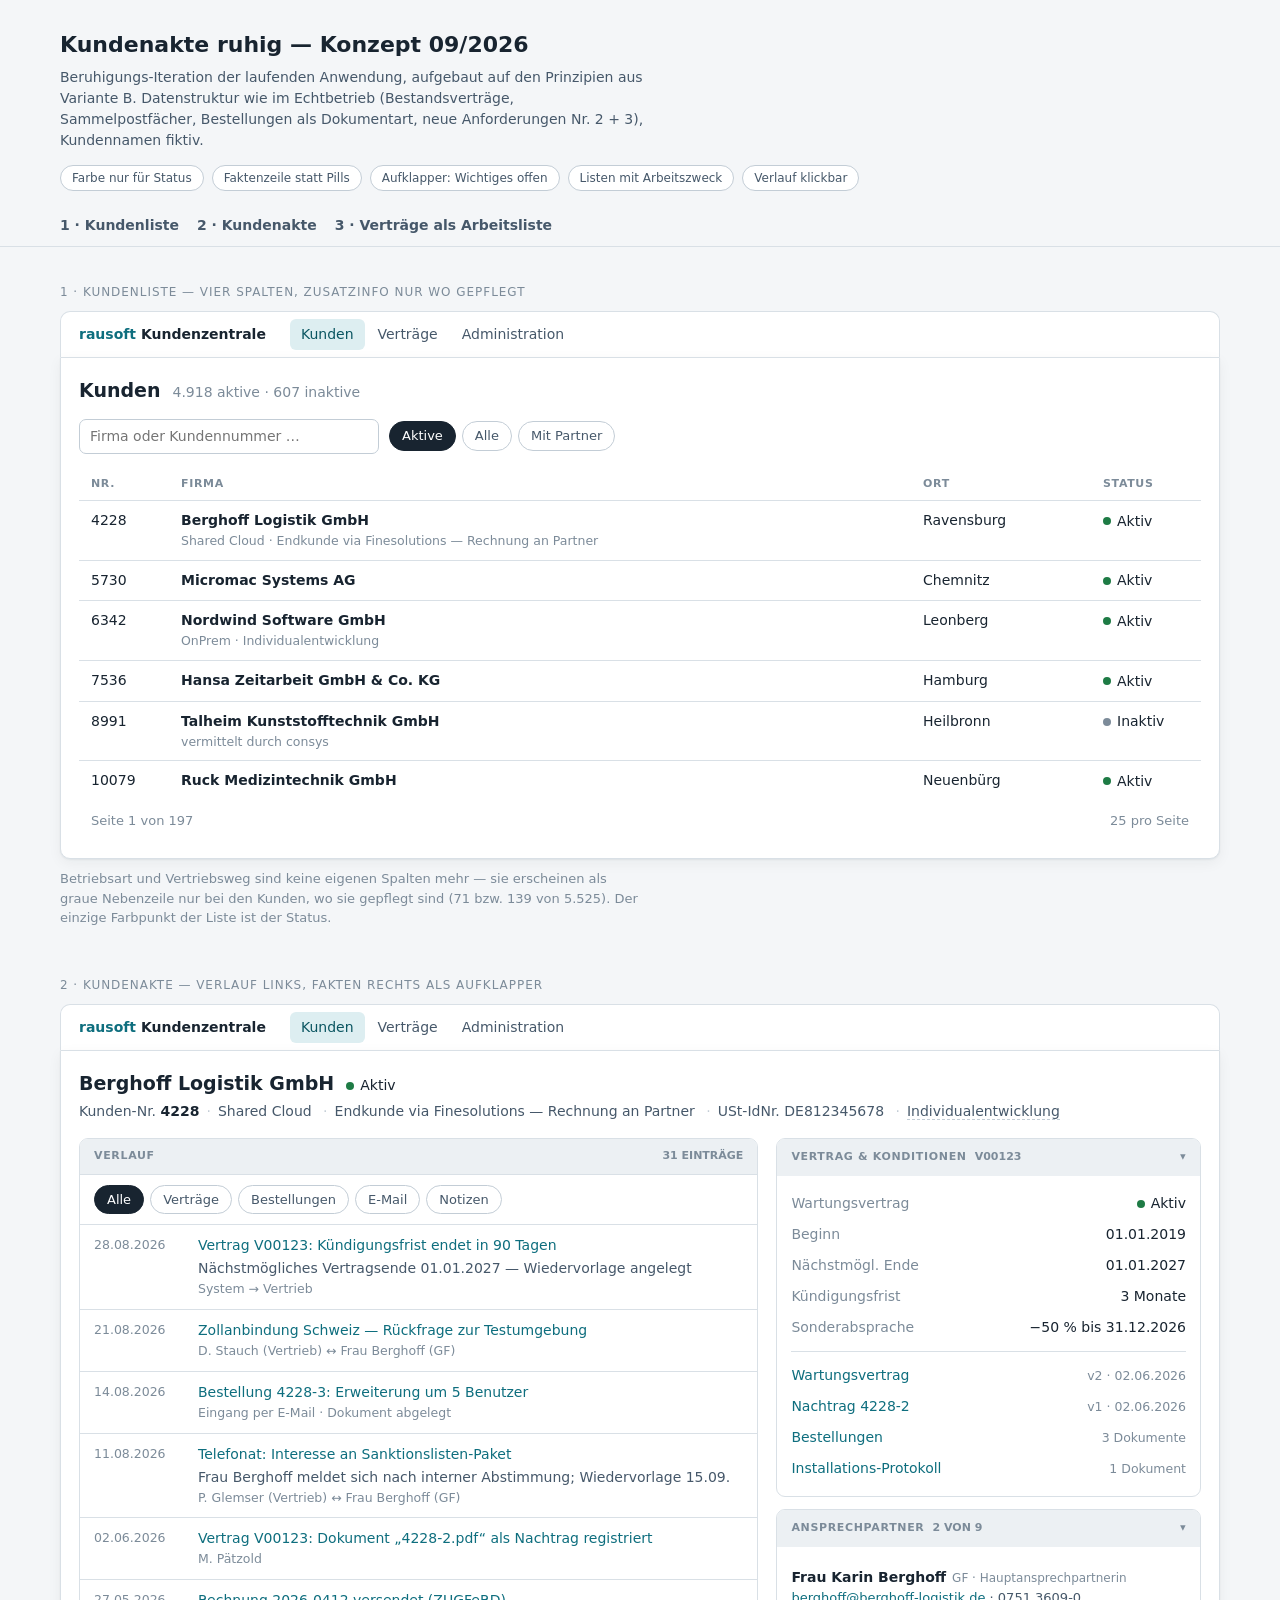
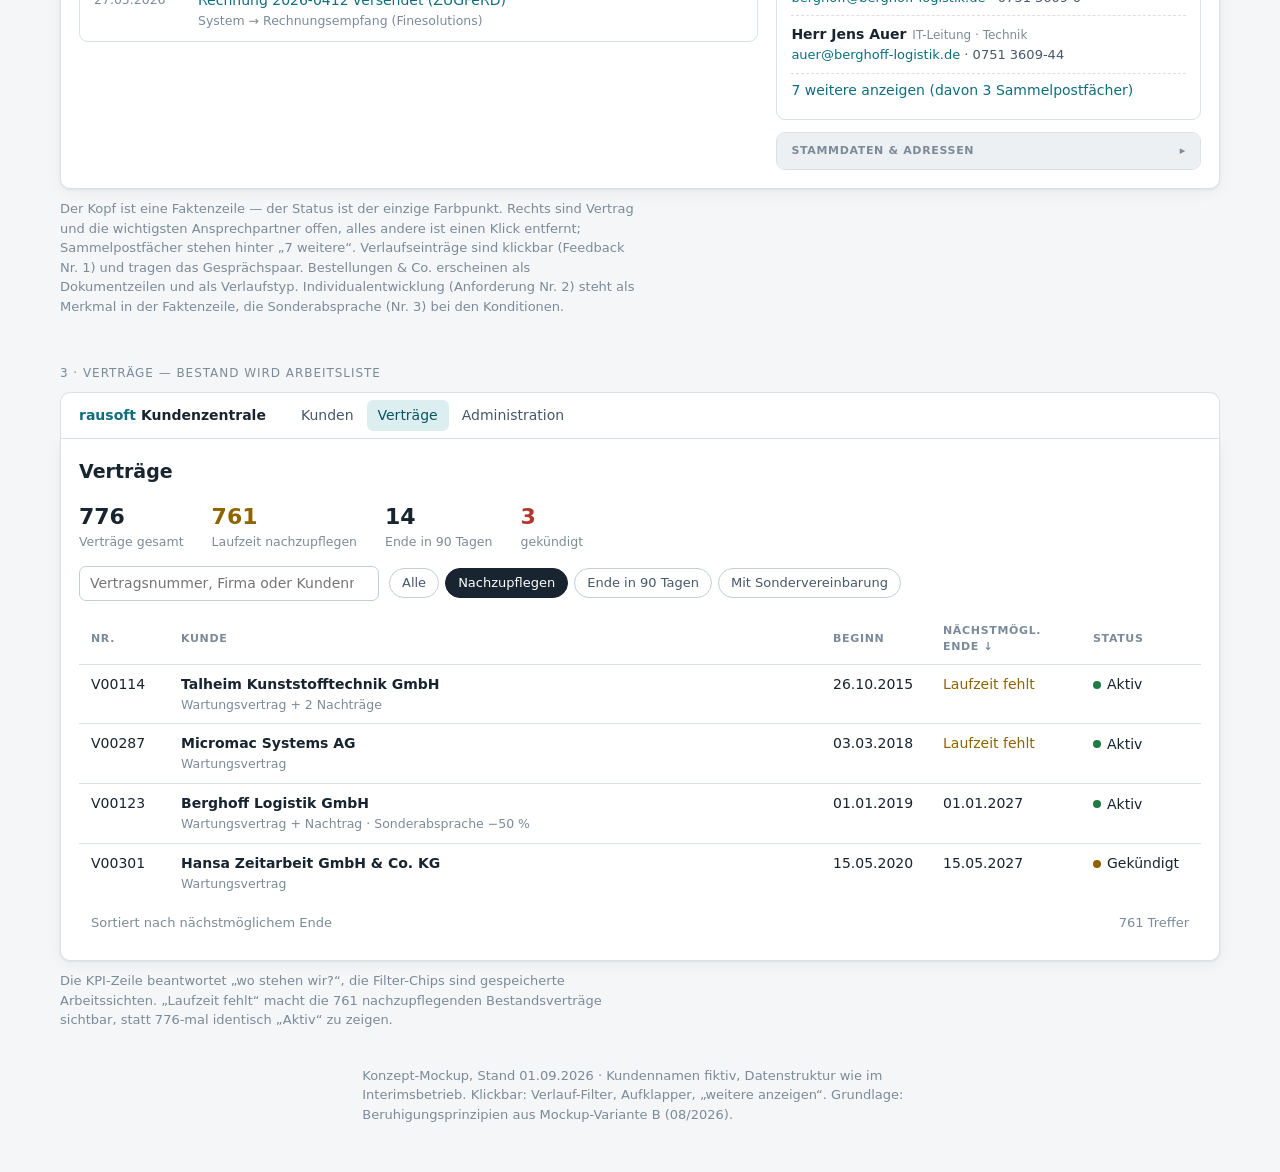
<file: mockup/akte-ruhig.html>
<!DOCTYPE html>
<html lang="de">
<head>
<meta charset="utf-8">
<meta name="viewport" content="width=device-width, initial-scale=1.0">
<title>Kundenakte ruhig</title>
<style>
  :root{
    --bg:#F4F6F8; --surface:#FFFFFF; --surface2:#ECF0F3; --border:#D9E0E6; --border-strong:#C3CDD6;
    --ink:#182430; --ink2:#46586A; --muted:#7C8B99;
    --accent:#0E6E7E; --accent-strong:#0A5561; --accent-soft:#DDEEF1;
    --good:#1E7B45; --warn:#8F6400; --crit:#B3372E;
    --shadow:0 1px 2px rgba(24,36,48,.06),0 4px 14px rgba(24,36,48,.05);
  }
  @media (prefers-color-scheme: dark){
    :root:not([data-theme="light"]){
      --bg:#10161C; --surface:#161F27; --surface2:#1E2932; --border:#2A3846; --border-strong:#3A4B5B;
      --ink:#E4EDF3; --ink2:#A7B7C4; --muted:#71818F;
      --accent:#4FB3C1; --accent-strong:#7ECBD6; --accent-soft:#12333B;
      --good:#54C48D; --warn:#E0B458; --crit:#E8776E;
      --shadow:0 1px 2px rgba(0,0,0,.35),0 4px 14px rgba(0,0,0,.25);
    }
  }
  :root[data-theme="dark"]{
    --bg:#10161C; --surface:#161F27; --surface2:#1E2932; --border:#2A3846; --border-strong:#3A4B5B;
    --ink:#E4EDF3; --ink2:#A7B7C4; --muted:#71818F;
    --accent:#4FB3C1; --accent-strong:#7ECBD6; --accent-soft:#12333B;
    --good:#54C48D; --warn:#E0B458; --crit:#E8776E;
    --shadow:0 1px 2px rgba(0,0,0,.35),0 4px 14px rgba(0,0,0,.25);
  }

  *{box-sizing:border-box}
  body{
    margin:0; background:var(--bg); color:var(--ink);
    font:14px/1.5 "Segoe UI",system-ui,-apple-system,"Helvetica Neue",sans-serif;
  }
  a{color:var(--accent); text-decoration:none}
  a:hover{text-decoration:underline}
  a:focus-visible,button:focus-visible,summary:focus-visible{outline:2px solid var(--accent); outline-offset:2px}

  /* Konzept-Rahmen */
  .konzeptkopf{
    max-width:1200px; margin:0 auto; padding:28px 20px 8px;
  }
  .konzeptkopf h1{font-size:22px; margin:0 0 4px; text-wrap:balance}
  .konzeptkopf p{color:var(--ink2); max-width:66ch; margin:6px 0}
  .prinzipien{display:flex; gap:8px; flex-wrap:wrap; margin:14px 0 6px}
  .prinzipien span{
    border:1px solid var(--border-strong); border-radius:999px; padding:3px 11px;
    font-size:12px; color:var(--ink2); background:var(--surface);
  }
  .sprungnav{
    position:sticky; top:0; z-index:20; background:var(--bg);
    border-bottom:1px solid var(--border);
  }
  .sprungnav .innen{max-width:1200px; margin:0 auto; padding:10px 20px; display:flex; gap:18px}
  .sprungnav a{font-weight:600; color:var(--ink2)}
  .sprungnav a:hover{color:var(--accent); text-decoration:none}

  section.schirm{max-width:1200px; margin:0 auto; padding:36px 20px 12px}
  .schirm-titel{font-size:12px; text-transform:uppercase; letter-spacing:.08em; color:var(--muted); margin:0 0 10px}
  .schirm-notiz{color:var(--muted); font-size:13px; max-width:70ch; margin:10px 0 0}

  /* Simulierte App-Leiste */
  .appbar{
    background:var(--surface); border:1px solid var(--border); border-bottom:none;
    border-radius:10px 10px 0 0;
    display:flex; align-items:center; gap:24px; padding:0 18px; height:46px;
  }
  .appbar .marke{font-weight:600; white-space:nowrap}
  .appbar .marke b{color:var(--accent); font-weight:600}
  .appbar nav{display:flex; gap:2px}
  .appbar nav a{padding:5px 11px; border-radius:6px; color:var(--ink2); font-weight:500}
  .appbar nav a.aktiv{background:var(--accent-soft); color:var(--accent-strong)}
  .rahmen{
    background:var(--surface); border:1px solid var(--border); border-radius:0 0 10px 10px;
    box-shadow:var(--shadow); overflow:hidden;
  }
  .rahmen .inhalt{padding:18px}

  h2.seitentitel{font-size:19px; margin:0}
  .zeilenkopf{display:flex; align-items:baseline; gap:12px; flex-wrap:wrap; margin-bottom:14px}
  .zeilenkopf .zusatz{color:var(--muted)}

  /* Status: die EINZIGE Farbe */
  .status{display:inline-flex; align-items:center; gap:6px; white-space:nowrap}
  .status::before{content:""; width:8px; height:8px; border-radius:50%; background:var(--muted)}
  .status.gut::before{background:var(--good)}
  .status.warnung::before{background:var(--warn)}
  .status.kritisch::before{background:var(--crit)}
  .warntext{color:var(--warn)}
  .krittext{color:var(--crit)}

  /* Werkzeuge */
  input[type=search]{
    font:inherit; color:var(--ink); background:var(--surface);
    border:1px solid var(--border-strong); border-radius:7px; padding:6px 10px; min-width:300px;
  }
  input[type=search]:focus{outline:2px solid var(--accent-soft); border-color:var(--accent)}
  .chips{display:flex; gap:6px; flex-wrap:wrap}
  .chip{
    font:inherit; font-size:13px; cursor:pointer; border:1px solid var(--border-strong);
    background:var(--surface); color:var(--ink2); border-radius:999px; padding:4px 12px;
  }
  .chip:hover{border-color:var(--accent)}
  .chip.aktiv{background:var(--ink); border-color:var(--ink); color:var(--surface)}
  .werkzeuge{display:flex; gap:10px; align-items:center; flex-wrap:wrap; margin-bottom:14px}

  /* Tabellen */
  table{width:100%; border-collapse:collapse; font-variant-numeric:tabular-nums}
  th{
    text-align:left; font-size:11px; text-transform:uppercase; letter-spacing:.06em;
    color:var(--muted); font-weight:600; padding:8px 12px; border-bottom:1px solid var(--border);
  }
  td{padding:9px 12px; border-bottom:1px solid var(--border); vertical-align:top}
  tbody tr:last-child td{border-bottom:none}
  tbody tr{cursor:pointer}
  tbody tr:hover{background:var(--surface2)}
  td .haupt{font-weight:600}
  td .neben{color:var(--muted); font-size:12.5px; margin-top:1px}
  .rechts{text-align:right}
  .tabellenfuss{display:flex; gap:14px; align-items:center; padding:10px 12px; color:var(--muted); font-size:13px}
  .tabellenfuss .fueller{flex:1}

  /* Akte */
  .faktenzeile{color:var(--ink2); margin-top:4px}
  .faktenzeile b{font-weight:600; color:var(--ink)}
  .faktenzeile .trenn{color:var(--border-strong); margin:0 7px}
  .merkmal{border-bottom:1px dashed var(--border-strong); cursor:help}

  .akte{display:grid; grid-template-columns:1.6fr 1fr; gap:18px; align-items:start; margin-top:16px}
  @media (max-width:900px){.akte{grid-template-columns:1fr}}

  .karte{border:1px solid var(--border); border-radius:9px; overflow:hidden; background:var(--surface)}
  .karte + .karte{margin-top:12px}
  .kartekopf{
    padding:9px 14px; border-bottom:1px solid var(--border); background:var(--surface2);
    font-size:11px; text-transform:uppercase; letter-spacing:.06em; color:var(--muted); font-weight:600;
    display:flex; align-items:center; gap:8px;
  }
  .kartekopf .zahl{margin-left:auto; font-variant-numeric:tabular-nums; letter-spacing:0}

  /* Verlauf: monochrom, Datumsspalte */
  .verlauf{list-style:none; margin:0; padding:0}
  .verlauf li{display:grid; grid-template-columns:92px 1fr; gap:12px; padding:10px 14px; border-bottom:1px solid var(--border)}
  .verlauf li:last-child{border-bottom:none}
  .verlauf .datum{color:var(--muted); font-size:12.5px; font-variant-numeric:tabular-nums; padding-top:1px}
  .verlauf .paar{color:var(--muted); font-size:12.5px; margin-top:1px}
  .verlauf .text{color:var(--ink2); margin-top:2px}

  /* Aufklapper rechts */
  details.gruppe{border:1px solid var(--border); border-radius:9px; background:var(--surface); overflow:hidden}
  details.gruppe + details.gruppe{margin-top:12px}
  details.gruppe summary{
    list-style:none; cursor:pointer; padding:10px 14px;
    font-size:11px; text-transform:uppercase; letter-spacing:.06em; color:var(--muted); font-weight:600;
    display:flex; align-items:center; gap:8px; background:var(--surface2);
  }
  details.gruppe summary::-webkit-details-marker{display:none}
  details.gruppe summary::after{content:"▸"; margin-left:auto; color:var(--muted); transition:transform .15s}
  @media (prefers-reduced-motion: reduce){ details.gruppe summary::after{transition:none} }
  details.gruppe[open] summary::after{transform:rotate(90deg)}
  details.gruppe summary .zahl{font-variant-numeric:tabular-nums; letter-spacing:0}
  .gruppe-inhalt{padding:12px 14px}

  .zeile{display:flex; justify-content:space-between; gap:12px; padding:5px 0}
  .zeile .l{color:var(--muted)}
  .zeile .r{text-align:right; font-variant-numeric:tabular-nums}

  .person{padding:8px 0; border-bottom:1px dashed var(--border)}
  .person:last-child{border-bottom:none}
  .person .name{font-weight:600}
  .person .rolle{color:var(--muted); font-size:12px; margin-left:6px; font-weight:400}
  .person .kontakt{color:var(--ink2); font-size:13px}
  .mehr{color:var(--accent); background:none; border:none; font:inherit; cursor:pointer; padding:6px 0}
  .mehr:hover{text-decoration:underline}

  .dok{display:flex; gap:10px; align-items:baseline; padding:5px 0}
  .dok .name{flex:1}
  .dok .meta{color:var(--muted); font-size:12.5px; font-variant-numeric:tabular-nums; white-space:nowrap}

  /* KPI-Zeile Arbeitsliste */
  .kpis{display:flex; gap:28px; flex-wrap:wrap; margin-bottom:14px}
  .kpi .wert{font-size:22px; font-weight:600; font-variant-numeric:tabular-nums}
  .kpi .label{color:var(--muted); font-size:12.5px}

  footer{max-width:1200px; margin:0 auto; padding:24px 20px 48px; color:var(--muted); font-size:13px; max-width:72ch}
</style>
</head>
<body>

<div class="konzeptkopf">
  <h1>Kundenakte ruhig — Konzept 09/2026</h1>
  <p>Beruhigungs-Iteration der laufenden Anwendung, aufgebaut auf den Prinzipien aus
  Variante B. Datenstruktur wie im Echtbetrieb (Bestandsverträge, Sammelpostfächer,
  Bestellungen als Dokumentart, neue Anforderungen Nr. 2 + 3), Kundennamen fiktiv.</p>
  <div class="prinzipien">
    <span>Farbe nur für Status</span>
    <span>Faktenzeile statt Pills</span>
    <span>Aufklapper: Wichtiges offen</span>
    <span>Listen mit Arbeitszweck</span>
    <span>Verlauf klickbar</span>
  </div>
</div>

<div class="sprungnav"><div class="innen">
  <a href="#liste">1 · Kundenliste</a>
  <a href="#akte">2 · Kundenakte</a>
  <a href="#vertraege">3 · Verträge als Arbeitsliste</a>
</div></div>

<!-- ============ 1 · KUNDENLISTE ============ -->
<section class="schirm" id="liste">
  <p class="schirm-titel">1 · Kundenliste — vier Spalten, Zusatzinfo nur wo gepflegt</p>
  <div class="appbar">
    <span class="marke"><b>rausoft</b> Kundenzentrale</span>
    <nav><a class="aktiv" href="#liste">Kunden</a><a href="#vertraege">Verträge</a><a href="#liste">Administration</a></nav>
  </div>
  <div class="rahmen"><div class="inhalt">
    <div class="zeilenkopf"><h2 class="seitentitel">Kunden</h2><span class="zusatz">4.918 aktive · 607 inaktive</span></div>
    <div class="werkzeuge">
      <input type="search" placeholder="Firma oder Kundennummer …">
      <div class="chips">
        <button class="chip aktiv" type="button">Aktive</button>
        <button class="chip" type="button">Alle</button>
        <button class="chip" type="button">Mit Partner</button>
      </div>
    </div>
    <table>
      <thead><tr><th style="width:90px">Nr.</th><th>Firma</th><th style="width:180px">Ort</th><th style="width:110px">Status</th></tr></thead>
      <tbody>
        <tr><td>4228</td><td><span class="haupt">Berghoff Logistik GmbH</span><div class="neben">Shared Cloud · Endkunde via Finesolutions — Rechnung an Partner</div></td><td>Ravensburg</td><td><span class="status gut">Aktiv</span></td></tr>
        <tr><td>5730</td><td><span class="haupt">Micromac Systems AG</span></td><td>Chemnitz</td><td><span class="status gut">Aktiv</span></td></tr>
        <tr><td>6342</td><td><span class="haupt">Nordwind Software GmbH</span><div class="neben">OnPrem · Individualentwicklung</div></td><td>Leonberg</td><td><span class="status gut">Aktiv</span></td></tr>
        <tr><td>7536</td><td><span class="haupt">Hansa Zeitarbeit GmbH &amp; Co. KG</span></td><td>Hamburg</td><td><span class="status gut">Aktiv</span></td></tr>
        <tr><td>8991</td><td><span class="haupt">Talheim Kunststofftechnik GmbH</span><div class="neben">vermittelt durch consys</div></td><td>Heilbronn</td><td><span class="status">Inaktiv</span></td></tr>
        <tr><td>10079</td><td><span class="haupt">Ruck Medizintechnik GmbH</span></td><td>Neuenbürg</td><td><span class="status gut">Aktiv</span></td></tr>
      </tbody>
    </table>
    <div class="tabellenfuss"><span>Seite 1 von 197</span><span class="fueller"></span><span>25 pro Seite</span></div>
  </div></div>
  <p class="schirm-notiz">Betriebsart und Vertriebsweg sind keine eigenen Spalten mehr —
  sie erscheinen als graue Nebenzeile nur bei den Kunden, wo sie gepflegt sind
  (71 bzw. 139 von 5.525). Der einzige Farbpunkt der Liste ist der Status.</p>
</section>

<!-- ============ 2 · KUNDENAKTE ============ -->
<section class="schirm" id="akte">
  <p class="schirm-titel">2 · Kundenakte — Verlauf links, Fakten rechts als Aufklapper</p>
  <div class="appbar">
    <span class="marke"><b>rausoft</b> Kundenzentrale</span>
    <nav><a class="aktiv" href="#liste">Kunden</a><a href="#vertraege">Verträge</a><a href="#liste">Administration</a></nav>
  </div>
  <div class="rahmen"><div class="inhalt">

    <div class="zeilenkopf" style="margin-bottom:2px">
      <h2 class="seitentitel">Berghoff Logistik GmbH</h2>
      <span class="status gut">Aktiv</span>
    </div>
    <p class="faktenzeile">
      Kunden-Nr. <b>4228</b><span class="trenn">·</span>Shared Cloud
      <span class="trenn">·</span>Endkunde via Finesolutions — Rechnung an Partner
      <span class="trenn">·</span>USt-IdNr. DE812345678
      <span class="trenn">·</span><span class="merkmal" title="Individuelle Schnittstelle zum Berghoff-TMS (2024); Details im Vertrag">Individualentwicklung</span>
    </p>

    <div class="akte">
      <!-- Verlauf -->
      <div class="karte">
        <div class="kartekopf">Verlauf<span class="zahl">31 Einträge</span></div>
        <div style="padding:10px 14px; border-bottom:1px solid var(--border)">
          <div class="chips" id="verlauf-filter">
            <button class="chip aktiv" type="button" data-typ="alle">Alle</button>
            <button class="chip" type="button" data-typ="vertrag">Verträge</button>
            <button class="chip" type="button" data-typ="bestellung">Bestellungen</button>
            <button class="chip" type="button" data-typ="mail">E-Mail</button>
            <button class="chip" type="button" data-typ="notiz">Notizen</button>
          </div>
        </div>
        <ul class="verlauf" id="verlauf">
          <li data-typ="vertrag">
            <span class="datum">28.08.2026</span>
            <div><a href="#vertraege">Vertrag V00123: Kündigungsfrist endet in 90 Tagen</a>
              <div class="text warntext">Nächstmögliches Vertragsende 01.01.2027 — Wiedervorlage angelegt</div>
              <div class="paar">System → Vertrieb</div></div>
          </li>
          <li data-typ="mail">
            <span class="datum">21.08.2026</span>
            <div><a href="#akte">Zollanbindung Schweiz — Rückfrage zur Testumgebung</a>
              <div class="paar">D. Stauch (Vertrieb) ↔ Frau Berghoff (GF)</div></div>
          </li>
          <li data-typ="bestellung">
            <span class="datum">14.08.2026</span>
            <div><a href="#akte">Bestellung 4228-3: Erweiterung um 5 Benutzer</a>
              <div class="paar">Eingang per E-Mail · Dokument abgelegt</div></div>
          </li>
          <li data-typ="notiz">
            <span class="datum">11.08.2026</span>
            <div><a href="#akte">Telefonat: Interesse an Sanktionslisten-Paket</a>
              <div class="text">Frau Berghoff meldet sich nach interner Abstimmung; Wiedervorlage 15.09.</div>
              <div class="paar">P. Glemser (Vertrieb) ↔ Frau Berghoff (GF)</div></div>
          </li>
          <li data-typ="vertrag">
            <span class="datum">02.06.2026</span>
            <div><a href="#vertraege">Vertrag V00123: Dokument „4228-2.pdf“ als Nachtrag registriert</a>
              <div class="paar">M. Pätzold</div></div>
          </li>
          <li data-typ="mail">
            <span class="datum">27.05.2026</span>
            <div><a href="#akte">Rechnung 2026-0412 versendet (ZUGFeRD)</a>
              <div class="paar">System → Rechnungsempfang (Finesolutions)</div></div>
          </li>
        </ul>
      </div>

      <!-- Fakten rechts -->
      <div>
        <details class="gruppe" open>
          <summary>Vertrag &amp; Konditionen<span class="zahl">V00123</span></summary>
          <div class="gruppe-inhalt">
            <div class="zeile"><span class="l">Wartungsvertrag</span><span class="r"><span class="status gut">Aktiv</span></span></div>
            <div class="zeile"><span class="l">Beginn</span><span class="r">01.01.2019</span></div>
            <div class="zeile"><span class="l">Nächstmögl. Ende</span><span class="r">01.01.2027</span></div>
            <div class="zeile"><span class="l">Kündigungsfrist</span><span class="r">3 Monate</span></div>
            <div class="zeile"><span class="l">Sonderabsprache</span><span class="r">−50 % bis 31.12.2026</span></div>
            <div style="border-top:1px solid var(--border); margin-top:8px; padding-top:8px">
              <div class="dok"><a class="name" href="#akte">Wartungsvertrag</a><span class="meta">v2 · 02.06.2026</span></div>
              <div class="dok"><a class="name" href="#akte">Nachtrag 4228-2</a><span class="meta">v1 · 02.06.2026</span></div>
              <div class="dok"><a class="name" href="#akte">Bestellungen</a><span class="meta">3 Dokumente</span></div>
              <div class="dok"><a class="name" href="#akte">Installations-Protokoll</a><span class="meta">1 Dokument</span></div>
            </div>
          </div>
        </details>

        <details class="gruppe" open>
          <summary>Ansprechpartner<span class="zahl">2 von 9</span></summary>
          <div class="gruppe-inhalt">
            <div class="person">
              <div class="name">Frau Karin Berghoff<span class="rolle">GF · Hauptansprechpartnerin</span></div>
              <div class="kontakt"><a href="#akte">berghoff@berghoff-logistik.de</a> · 0751 3609-0</div>
            </div>
            <div class="person">
              <div class="name">Herr Jens Auer<span class="rolle">IT-Leitung · Technik</span></div>
              <div class="kontakt"><a href="#akte">auer@berghoff-logistik.de</a> · 0751 3609-44</div>
            </div>
            <button class="mehr" type="button" data-ziel="weitere-ap">7 weitere anzeigen (davon 3 Sammelpostfächer)</button>
            <div id="weitere-ap" hidden>
              <div class="person"><div class="name">Frau Sabine Roth<span class="rolle">Einkauf</span></div><div class="kontakt"><a href="#akte">roth@berghoff-logistik.de</a></div></div>
              <div class="person"><div class="name">Rechnungsempfang<span class="rolle">Sammelpostfach · Rechnungsempfang</span></div><div class="kontakt"><a href="#akte">invoice@berghoff-logistik.de</a></div></div>
              <div class="person"><div class="name">Support<span class="rolle">Sammelpostfach</span></div><div class="kontakt"><a href="#akte">support@berghoff-logistik.de</a></div></div>
            </div>
          </div>
        </details>

        <details class="gruppe">
          <summary>Stammdaten &amp; Adressen</summary>
          <div class="gruppe-inhalt">
            <div class="zeile"><span class="l">Hauptsitz</span><span class="r">Ulmer Str. 118, 88212 Ravensburg</span></div>
            <div class="zeile"><span class="l">Rechnungsanschrift</span><span class="r">via Finesolutions AG, Zürich (CH)</span></div>
            <div class="zeile"><span class="l">Kundengruppe</span><span class="r">Logistik</span></div>
            <div class="zeile"><span class="l">Odoo-Referenz</span><span class="r">5871</span></div>
          </div>
        </details>
      </div>
    </div>
  </div></div>
  <p class="schirm-notiz">Der Kopf ist eine Faktenzeile — der Status ist der einzige
  Farbpunkt. Rechts sind Vertrag und die wichtigsten Ansprechpartner offen, alles
  andere ist einen Klick entfernt; Sammelpostfächer stehen hinter „7 weitere“.
  Verlaufseinträge sind klickbar (Feedback Nr. 1) und tragen das Gesprächspaar.
  Bestellungen &amp; Co. erscheinen als Dokumentzeilen und als Verlaufstyp.
  Individualentwicklung (Anforderung Nr. 2) steht als Merkmal in der Faktenzeile,
  die Sonderabsprache (Nr. 3) bei den Konditionen.</p>
</section>

<!-- ============ 3 · VERTRÄGE ============ -->
<section class="schirm" id="vertraege">
  <p class="schirm-titel">3 · Verträge — Bestand wird Arbeitsliste</p>
  <div class="appbar">
    <span class="marke"><b>rausoft</b> Kundenzentrale</span>
    <nav><a href="#liste">Kunden</a><a class="aktiv" href="#vertraege">Verträge</a><a href="#liste">Administration</a></nav>
  </div>
  <div class="rahmen"><div class="inhalt">
    <div class="zeilenkopf"><h2 class="seitentitel">Verträge</h2></div>
    <div class="kpis">
      <div class="kpi"><div class="wert">776</div><div class="label">Verträge gesamt</div></div>
      <div class="kpi"><div class="wert warntext">761</div><div class="label">Laufzeit nachzupflegen</div></div>
      <div class="kpi"><div class="wert">14</div><div class="label">Ende in 90 Tagen</div></div>
      <div class="kpi"><div class="wert krittext">3</div><div class="label">gekündigt</div></div>
    </div>
    <div class="werkzeuge">
      <input type="search" placeholder="Vertragsnummer, Firma oder Kundennummer …">
      <div class="chips">
        <button class="chip" type="button">Alle</button>
        <button class="chip aktiv" type="button">Nachzupflegen</button>
        <button class="chip" type="button">Ende in 90 Tagen</button>
        <button class="chip" type="button">Mit Sondervereinbarung</button>
      </div>
    </div>
    <table>
      <thead><tr>
        <th style="width:90px">Nr.</th><th>Kunde</th><th style="width:110px">Beginn</th>
        <th style="width:150px">Nächstmögl. Ende ↓</th><th style="width:120px">Status</th>
      </tr></thead>
      <tbody>
        <tr><td>V00114</td><td><span class="haupt">Talheim Kunststofftechnik GmbH</span><div class="neben">Wartungsvertrag + 2 Nachträge</div></td><td>26.10.2015</td><td class="warntext">Laufzeit fehlt</td><td><span class="status gut">Aktiv</span></td></tr>
        <tr><td>V00287</td><td><span class="haupt">Micromac Systems AG</span><div class="neben">Wartungsvertrag</div></td><td>03.03.2018</td><td class="warntext">Laufzeit fehlt</td><td><span class="status gut">Aktiv</span></td></tr>
        <tr><td>V00123</td><td><span class="haupt">Berghoff Logistik GmbH</span><div class="neben">Wartungsvertrag + Nachtrag · Sonderabsprache −50 %</div></td><td>01.01.2019</td><td>01.01.2027</td><td><span class="status gut">Aktiv</span></td></tr>
        <tr><td>V00301</td><td><span class="haupt">Hansa Zeitarbeit GmbH &amp; Co. KG</span><div class="neben">Wartungsvertrag</div></td><td>15.05.2020</td><td>15.05.2027</td><td><span class="status warnung">Gekündigt</span></td></tr>
      </tbody>
    </table>
    <div class="tabellenfuss"><span>Sortiert nach nächstmöglichem Ende</span><span class="fueller"></span><span>761 Treffer</span></div>
  </div></div>
  <p class="schirm-notiz">Die KPI-Zeile beantwortet „wo stehen wir?“, die Filter-Chips
  sind gespeicherte Arbeitssichten. „Laufzeit fehlt“ macht die 761 nachzupflegenden
  Bestandsverträge sichtbar, statt 776-mal identisch „Aktiv“ zu zeigen.</p>
</section>

<footer>
  Konzept-Mockup, Stand 01.09.2026 · Kundennamen fiktiv, Datenstruktur wie im
  Interimsbetrieb. Klickbar: Verlauf-Filter, Aufklapper, „weitere anzeigen“.
  Grundlage: Beruhigungsprinzipien aus Mockup-Variante B (08/2026).
</footer>

<script>
  // Verlauf-Filter
  const filter = document.getElementById('verlauf-filter');
  filter.addEventListener('click', e => {
    const chip = e.target.closest('.chip');
    if (!chip) return;
    filter.querySelectorAll('.chip').forEach(c => c.classList.toggle('aktiv', c === chip));
    const typ = chip.dataset.typ;
    document.querySelectorAll('#verlauf li').forEach(li => {
      li.hidden = typ !== 'alle' && li.dataset.typ !== typ;
    });
  });
  // "weitere anzeigen"
  document.querySelectorAll('.mehr').forEach(knopf => {
    knopf.addEventListener('click', () => {
      const ziel = document.getElementById(knopf.dataset.ziel);
      ziel.hidden = !ziel.hidden;
      knopf.textContent = ziel.hidden
        ? '7 weitere anzeigen (davon 3 Sammelpostfächer)'
        : 'weniger anzeigen';
    });
  });
</script>
</body>
</html>
</file>
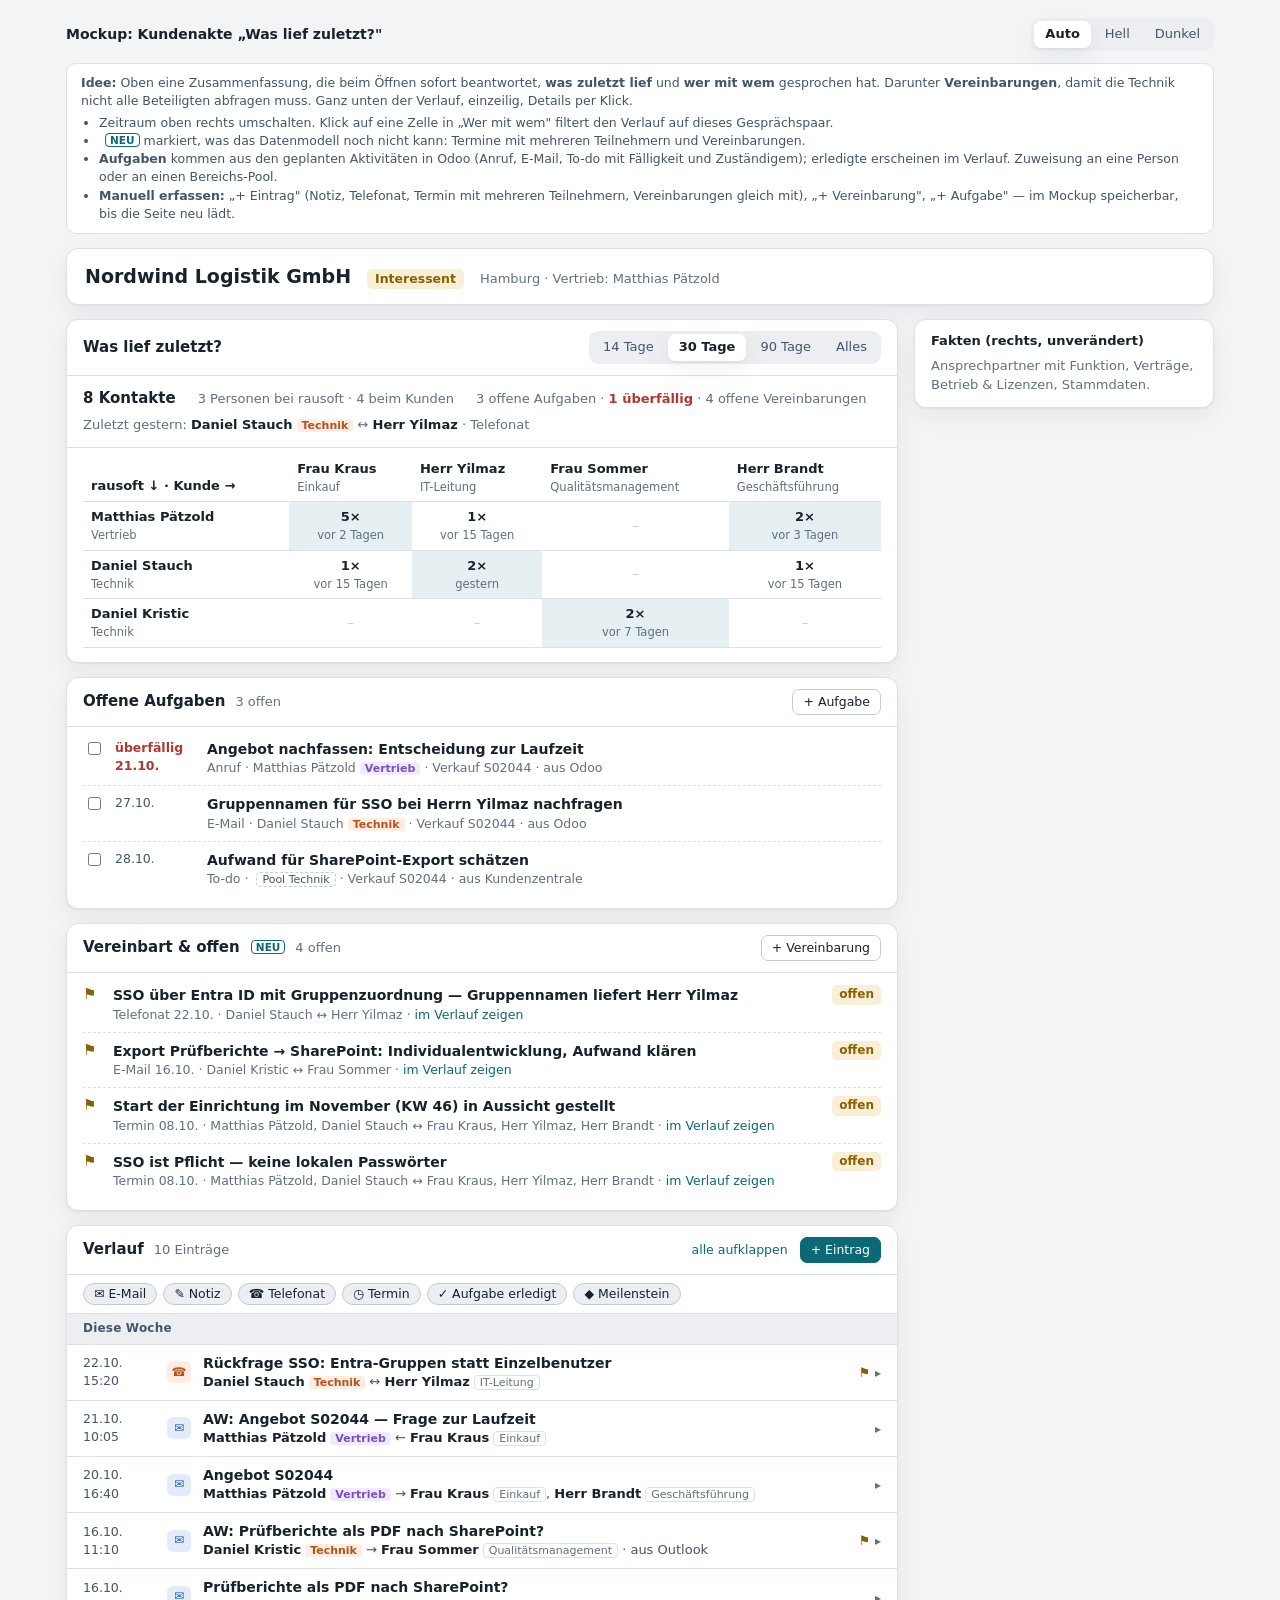
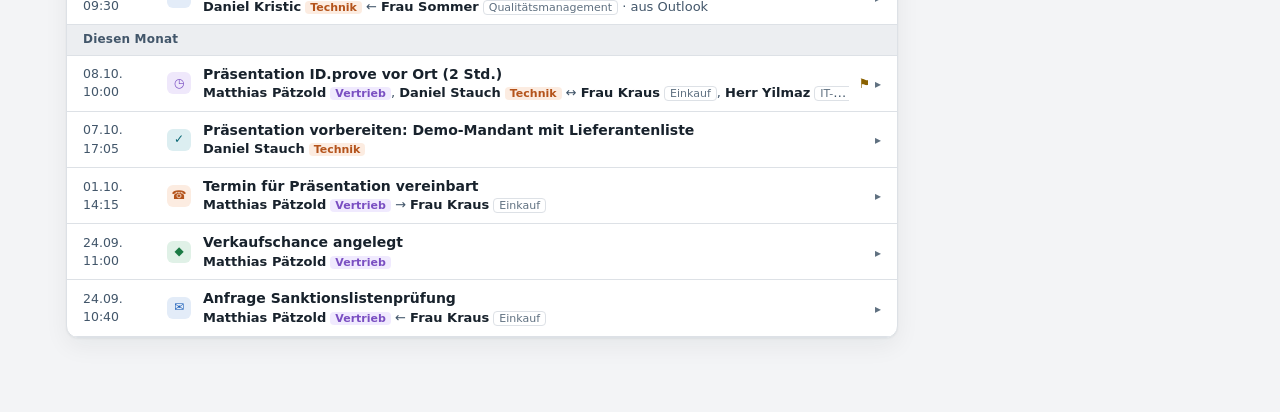
<file: mockup/akte-ueberblick.html>
<!doctype html>
<html lang="de">
<head>
<meta charset="utf-8">
<meta name="viewport" content="width=device-width, initial-scale=1">
<title>Akte Überblick</title>
<style>
  :root{
    --bg:#F3F4F6; --surface:#FFFFFF; --surface2:#ECEEF1; --border:#DDE1E6; --border-strong:#C3CBD4;
    --ink:#18222C; --ink2:#42566A; --muted:#5F7080;
    --accent:#0B6875; --accent-soft:#DCEEF1;
    --good:#1B7A44; --good-bg:#E0F1E7; --warn:#8A6100; --warn-bg:#F8EFD6; --crit:#B23730; --crit-bg:#FAE6E4;
    --mail:#1D5FB8; --mail-bg:#E3ECF8; --termin:#7A4FC2; --termin-bg:#EFE8FB;
    --shadow:0 1px 2px rgba(20,30,40,.05),0 8px 24px rgba(20,30,40,.06);
  }
  @media (prefers-color-scheme: dark){ :root:not([data-theme="light"]){
    --bg:#0F141A; --surface:#161D25; --surface2:#1C242E; --border:#2B3543; --border-strong:#404E5F;
    --ink:#E9EEF3; --ink2:#B4C1CD; --muted:#7E8D9B; --accent:#56BDCB; --accent-soft:#0F3138;
    --good:#59C78F; --good-bg:#132A1E; --warn:#E3B75E; --warn-bg:#2C2312; --crit:#EB8078; --crit-bg:#341B18;
    --mail:#7DB2F0; --mail-bg:#14253A; --termin:#C4B5FD; --termin-bg:#241B3A;
    --shadow:0 1px 2px rgba(0,0,0,.4),0 8px 24px rgba(0,0,0,.3); } }
  :root[data-theme="dark"]{
    --bg:#0F141A; --surface:#161D25; --surface2:#1C242E; --border:#2B3543; --border-strong:#404E5F;
    --ink:#E9EEF3; --ink2:#B4C1CD; --muted:#7E8D9B; --accent:#56BDCB; --accent-soft:#0F3138;
    --good:#59C78F; --good-bg:#132A1E; --warn:#E3B75E; --warn-bg:#2C2312; --crit:#EB8078; --crit-bg:#341B18;
    --mail:#7DB2F0; --mail-bg:#14253A; --termin:#C4B5FD; --termin-bg:#241B3A;
    --shadow:0 1px 2px rgba(0,0,0,.4),0 8px 24px rgba(0,0,0,.3); }
  *{box-sizing:border-box}
  body{margin:0; background:var(--bg); color:var(--ink); font:14px/1.45 "Segoe UI",system-ui,-apple-system,sans-serif}
  button{font:inherit; color:inherit}
  a{color:var(--accent); text-decoration:none}
  .seite{max-width:1180px; margin:0 auto; padding:18px 16px 60px}
  .leiste{display:flex; gap:8px; align-items:center; margin-bottom:12px; flex-wrap:wrap}
  .seg{display:flex; gap:3px; background:var(--surface2); padding:3px; border-radius:9px}
  .seg button{border:0; background:transparent; padding:4px 11px; border-radius:7px; cursor:pointer; color:var(--ink2); font-size:13px}
  .seg button.an{background:var(--surface); color:var(--ink); box-shadow:var(--shadow); font-weight:600}
  .rechts{margin-left:auto}
  .kopf{background:var(--surface); border:1px solid var(--border); border-radius:12px; box-shadow:var(--shadow); padding:14px 18px; margin-bottom:14px; display:flex; flex-wrap:wrap; gap:6px 16px; align-items:baseline}
  .kopf h1{font-size:19px; margin:0}
  .status{font-size:12.5px; font-weight:600; color:var(--warn); background:var(--warn-bg); border-radius:5px; padding:1px 8px}
  .kopf .meta{color:var(--muted); font-size:13px}
  .akte{display:grid; grid-template-columns:minmax(0,1fr) 300px; gap:16px; align-items:start}
  @media (max-width:900px){ .akte{grid-template-columns:1fr} .fakten{display:none} }
  .karte{background:var(--surface); border:1px solid var(--border); border-radius:12px; box-shadow:var(--shadow); overflow:hidden; margin-bottom:14px}
  .karte-kopf{display:flex; align-items:center; gap:10px; padding:11px 16px; border-bottom:1px solid var(--border); flex-wrap:wrap}
  .karte-kopf h2{font-size:15px; margin:0}
  .karte-kopf .zahl{color:var(--muted); font-size:13px}
  .hinweis{font-size:12.5px; color:var(--ink2); background:var(--surface); border:1px solid var(--border); border-radius:10px; padding:10px 14px; margin-bottom:14px}
  .hinweis ul{margin:4px 0 0; padding-left:18px}

  /* Kurzfassung */
  .kurz{padding:12px 16px; border-bottom:1px solid var(--border); display:flex; flex-wrap:wrap; gap:6px 22px; align-items:baseline}
  .kurz .gross{font-size:15px; font-weight:600}
  .kurz .klein{color:var(--muted); font-size:13px}

  /* Wer mit wem */
  .matrix-wrap{overflow-x:auto; padding:6px 16px 14px}
  table.matrix{border-collapse:separate; border-spacing:0; min-width:520px; width:100%; font-size:13px}
  .matrix th,.matrix td{padding:6px 8px; text-align:left; border-bottom:1px solid var(--border)}
  .matrix thead th{font-weight:600; color:var(--ink); vertical-align:bottom}
  .matrix thead th small,.matrix tbody th small{display:block; font-weight:400; color:var(--muted); font-size:11.5px}
  .matrix tbody th{font-weight:600; white-space:nowrap}
  .matrix td{text-align:center; cursor:pointer; font-variant-numeric:tabular-nums}
  .matrix td.leer{color:var(--border-strong); cursor:default}
  .matrix td .anz{font-weight:600}
  .matrix td .wann{display:block; color:var(--muted); font-size:11.5px}
  .matrix td.heiss{background:color-mix(in srgb, var(--accent) 10%, transparent)}
  .matrix td.an{outline:2px solid var(--accent); outline-offset:-2px; border-radius:6px}
  .matrix td:not(.leer):hover{background:var(--surface2)}
  .tag{font-size:11px; font-weight:600; border-radius:4px; padding:0 5px; margin-left:4px; white-space:nowrap}
  .b-vertrieb{color:#7A4FC2; background:color-mix(in srgb,#8b5cf6 13%,transparent)}
  .b-technik{color:#B4531B; background:color-mix(in srgb,#ea7a2b 14%,transparent)}
  .b-buchhaltung{color:#47627A; background:color-mix(in srgb,#64748b 15%,transparent)}
  .k-tag{color:var(--muted); border:1px solid var(--border); font-weight:400}

  /* Vereinbarungen */
  .vb{padding:4px 16px 12px}
  .vb-zeile{display:grid; grid-template-columns:22px minmax(0,1fr) auto; gap:8px; padding:8px 0; border-bottom:1px dashed var(--border); align-items:start}
  .vb-zeile:last-child{border-bottom:0}
  .vb-zeile .fl{color:var(--warn); font-size:15px; line-height:1.2}
  .vb-zeile.erledigt .fl{color:var(--good)}
  .vb-zeile.erledigt .txt{color:var(--muted); text-decoration:line-through}
  .vb-zeile .txt{font-weight:600}
  .vb-zeile .woher{font-size:12.5px; color:var(--muted)}
  .vb-zeile .st{font-size:12px; border-radius:5px; padding:1px 7px; font-weight:600; white-space:nowrap}
  .st.offen{color:var(--warn); background:var(--warn-bg)} .st.erl{color:var(--good); background:var(--good-bg)}
  .link{border:0; background:none; padding:0; color:var(--accent); cursor:pointer; font-size:12.5px}

  /* Verlauf einzeilig */
  .vfilter{display:flex; flex-wrap:wrap; gap:6px; padding:8px 16px; border-bottom:1px solid var(--border); align-items:center; font-size:12.5px; color:var(--muted)}
  .chip{border:1px solid var(--border); background:transparent; border-radius:999px; padding:1px 10px; cursor:pointer; color:var(--muted); font-size:12.5px}
  .chip.an{color:var(--ink); border-color:var(--border-strong); background:var(--surface2)}
  .periode{padding:6px 16px; background:var(--surface2); color:var(--ink2); font-size:12px; font-weight:600; letter-spacing:.2px; border-bottom:1px solid var(--border)}
  .z{border-bottom:1px solid var(--border)}
  .z-kopf{display:grid; grid-template-columns:74px 26px minmax(0,1fr) auto; gap:10px; align-items:center; width:100%; text-align:left; border:0; background:none; padding:8px 16px; cursor:pointer}
  .z-kopf:hover{background:color-mix(in srgb, var(--surface2) 60%, transparent)}
  .z .dat{color:var(--ink2); font-size:12.5px; font-variant-numeric:tabular-nums}
  .z .ic{display:inline-flex; justify-content:center; align-items:center; width:24px; height:22px; border-radius:6px; font-size:12px; font-weight:700}
  .ic.mail{color:var(--mail); background:var(--mail-bg)} .ic.notiz{color:var(--warn); background:var(--warn-bg)}
  .ic.anruf{color:#B4531B; background:color-mix(in srgb,#ea7a2b 14%,transparent)} .ic.termin{color:var(--termin); background:var(--termin-bg)}
  .ic.meilenstein{color:var(--good); background:var(--good-bg)}
  .z .mitte{min-width:0}
  .z .wer{font-size:13px; color:var(--ink2); white-space:nowrap; overflow:hidden; text-overflow:ellipsis}
  .z .wer b{color:var(--ink); font-weight:600}
  .z .bt{font-weight:600; white-space:nowrap; overflow:hidden; text-overflow:ellipsis}
  .z .flag{color:var(--warn); font-size:13px}
  .z .pfeil{color:var(--muted); font-size:12px; transition:transform .15s}
  .z.offen .pfeil{transform:rotate(90deg)}
  .z-detail{padding:2px 16px 12px 126px; color:var(--ink2)}
  .z-detail .text{white-space:pre-wrap}
  .z-detail .teiln{font-size:12.5px; color:var(--muted); margin-bottom:6px}
  .z-detail .akt{display:flex; gap:14px; margin-top:8px; font-size:12.5px}
  .z-detail .verein{margin-top:8px; padding:6px 10px; border-left:3px solid var(--warn); background:var(--warn-bg); color:var(--ink); font-size:13px; border-radius:0 6px 6px 0}
  @media (max-width:640px){ .z-kopf{grid-template-columns:62px 24px minmax(0,1fr) auto} .z-detail{padding-left:16px} }
  /* Aufgaben */
  .auf{padding:4px 16px 12px}
  .auf-zeile{display:grid; grid-template-columns:22px 82px minmax(0,1fr) auto; gap:10px; padding:8px 0; border-bottom:1px dashed var(--border); align-items:start}
  .auf-zeile:last-child{border-bottom:0}
  .auf-zeile input{margin-top:3px}
  .auf-zeile .faellig{font-size:12.5px; font-variant-numeric:tabular-nums; color:var(--ink2)}
  .auf-zeile .faellig.ueber{color:var(--crit); font-weight:600}
  .auf-zeile .titel{font-weight:600}
  .auf-zeile.erledigt .titel{color:var(--muted); text-decoration:line-through}
  .auf-zeile .woher{font-size:12.5px; color:var(--muted)}
  .pool{font-size:11px; border:1px dashed var(--border-strong); border-radius:4px; padding:0 5px; color:var(--ink2); margin-left:4px}
  .ic.aufgabe{color:var(--accent); background:var(--accent-soft)}

  /* Formulare (manuell erfassen) */
  .knopf{border:1px solid var(--border-strong); background:var(--surface); border-radius:7px; padding:3px 10px; cursor:pointer; font-size:12.5px}
  .knopf.prim{background:var(--accent); border-color:var(--accent); color:#fff}
  :root[data-theme="dark"] .knopf.prim{color:#08252B}
  .form{padding:12px 16px; border-bottom:1px solid var(--border); background:color-mix(in srgb, var(--accent-soft) 45%, transparent); display:grid; gap:8px}
  .form .reihe{display:flex; flex-wrap:wrap; gap:8px; align-items:center}
  .form label{font-size:12px; color:var(--muted); display:flex; flex-direction:column; gap:2px}
  .form input[type=text],.form input[type=date],.form input[type=time],.form select,.form textarea{font:inherit; font-size:13px; padding:4px 7px; border:1px solid var(--border-strong); border-radius:6px; background:var(--surface); color:var(--ink)}
  .form textarea{min-height:56px; resize:vertical}
  .form .wahl{display:flex; flex-wrap:wrap; gap:5px}
  .form .wahl button{border:1px solid var(--border); background:var(--surface); border-radius:999px; padding:1px 9px; font-size:12.5px; cursor:pointer; color:var(--ink2)}
  .form .wahl button.an{border-color:var(--accent); color:var(--accent); background:var(--accent-soft); font-weight:600}
  .form .vb-feld{display:flex; gap:6px; align-items:center}
  .form .vb-feld input{flex:1}
  .neu{font-size:10.5px; font-weight:700; color:var(--accent); border:1px solid var(--accent); border-radius:4px; padding:0 4px; margin-left:6px; vertical-align:1px}
  .fakten .karte{padding:12px 16px; color:var(--muted); font-size:13px}
  .fakten h3{margin:0 0 6px; font-size:13px; color:var(--ink)}
  .leer{padding:16px; color:var(--muted)}
</style>
</head>
<body>
<div class="seite">
  <div class="leiste">
    <strong>Mockup: Kundenakte „Was lief zuletzt?"</strong>
    <div class="seg rechts" id="thema"><button data-t="auto" class="an">Auto</button><button data-t="light">Hell</button><button data-t="dark">Dunkel</button></div>
  </div>

  <div class="hinweis">
    <b>Idee:</b> Oben eine Zusammenfassung, die beim Öffnen sofort beantwortet, <b>was zuletzt lief</b> und <b>wer mit wem</b> gesprochen hat.
    Darunter <b>Vereinbarungen</b>, damit die Technik nicht alle Beteiligten abfragen muss. Ganz unten der Verlauf, einzeilig, Details per Klick.
    <ul>
      <li>Zeitraum oben rechts umschalten. Klick auf eine Zelle in „Wer mit wem" filtert den Verlauf auf dieses Gesprächspaar.</li>
      <li><span class="neu">NEU</span> markiert, was das Datenmodell noch nicht kann: Termine mit mehreren Teilnehmern und Vereinbarungen.</li>
      <li><b>Aufgaben</b> kommen aus den geplanten Aktivitäten in Odoo (Anruf, E-Mail, To-do mit Fälligkeit und Zuständigem); erledigte erscheinen im Verlauf. Zuweisung an eine Person oder an einen Bereichs-Pool.</li>
      <li><b>Manuell erfassen:</b> „+ Eintrag" (Notiz, Telefonat, Termin mit mehreren Teilnehmern, Vereinbarungen gleich mit), „+ Vereinbarung", „+ Aufgabe" — im Mockup speicherbar, bis die Seite neu lädt.</li>
    </ul>
  </div>

  <div class="kopf">
    <h1>Nordwind Logistik GmbH</h1><span class="status">Interessent</span>
    <span class="meta">Hamburg · Vertrieb: Matthias Pätzold</span>
  </div>

  <div class="akte">
    <div>
      <div class="karte">
        <div class="karte-kopf">
          <h2>Was lief zuletzt?</h2>
          <div class="seg rechts" id="zeitraum">
            <button data-z="14">14 Tage</button><button data-z="30" class="an">30 Tage</button><button data-z="90">90 Tage</button><button data-z="9999">Alles</button>
          </div>
        </div>
        <div class="kurz" id="kurz"></div>
        <div class="matrix-wrap"><table class="matrix" id="matrix"></table></div>
      </div>

      <div class="karte">
        <div class="karte-kopf"><h2>Offene Aufgaben</h2><span class="zahl" id="auf-zahl"></span>
          <span class="rechts"><button class="knopf" data-form="aufgabe">+ Aufgabe</button></span></div>
        <div id="form-aufgabe"></div>
        <div class="auf" id="auf"></div>
      </div>

      <div class="karte">
        <div class="karte-kopf"><h2>Vereinbart &amp; offen <span class="neu">NEU</span></h2><span class="zahl" id="vb-zahl"></span>
          <span class="rechts"><button class="knopf" data-form="vereinbarung">+ Vereinbarung</button></span></div>
        <div id="form-vereinbarung"></div>
        <div class="vb" id="vb"></div>
      </div>

      <div class="karte">
        <div class="karte-kopf"><h2>Verlauf</h2><span class="zahl" id="v-zahl"></span>
          <span class="rechts" style="display:flex; gap:12px; align-items:center"><button class="link" id="alle-auf">alle aufklappen</button>
            <button class="knopf prim" data-form="eintrag">+ Eintrag</button></span></div>
        <div id="form-eintrag"></div>
        <div class="vfilter" id="vfilter"></div>
        <div id="verlauf"></div>
      </div>
    </div>
    <div class="fakten">
      <div class="karte"><h3>Fakten (rechts, unverändert)</h3>Ansprechpartner mit Funktion, Verträge, Betrieb &amp; Lizenzen, Stammdaten.</div>
    </div>
  </div>
</div>

<script>
const HEUTE = new Date('2026-10-23T12:00:00');
// rausoft-Seite (Bereich aus der Mitarbeiterverwaltung)
const R = {
  mp: { n:'Matthias Pätzold', b:'Vertrieb' },
  ds: { n:'Daniel Stauch',    b:'Technik' },
  dk: { n:'Daniel Kristic',   b:'Technik' },
  pg: { n:'Pamela Glemser',   b:'Buchhaltung' },
};
// Kundenseite (Funktion aus dem Ansprechpartner)
const K = {
  kr: { n:'Frau Kraus',  f:'Einkauf' },
  yi: { n:'Herr Yilmaz', f:'IT-Leitung' },
  so: { n:'Frau Sommer', f:'Qualitätsmanagement' },
  gf: { n:'Herr Brandt', f:'Geschäftsführung' },
};
const E = [
  { d:'2026-10-22 15:20', art:'anruf', r:['ds'], k:['yi'], bt:'Rückfrage SSO: Entra-Gruppen statt Einzelbenutzer',
    text:'Herr Yilmaz möchte die Berechtigungen über Entra-Gruppen steuern, nicht pro Benutzer. Geht mit unserer SSO-Anbindung; Gruppennamen schickt er bis Freitag.',
    ver:'SSO über Entra ID mit Gruppenzuordnung — Gruppennamen liefert Herr Yilmaz' },
  { d:'2026-10-21 10:05', art:'mail', ri:'ein', r:['mp'], k:['kr'], bt:'AW: Angebot S02044 — Frage zur Laufzeit',
    text:'Frau Kraus fragt, ob statt 36 auch 24 Monate möglich sind und ob der Preis dann gleich bleibt.' },
  { d:'2026-10-20 16:40', art:'mail', ri:'aus', r:['mp'], k:['kr','gf'], bt:'Angebot S02044', text:'Angebot wie in der Präsentation besprochen, inkl. Modul Sanktionslisten und SSO.', anh:['Angebot - S02044.pdf'] },
  { d:'2026-10-16 09:30', art:'mail', ri:'ein', r:['dk'], k:['so'], bt:'Prüfberichte als PDF nach SharePoint?',
    text:'Frau Sommer (QM) möchte die Prüfberichte automatisch in ihrem SharePoint ablegen. Kam direkt an Herrn Kristic, nicht über Odoo.', quelle:'Outlook' },
  { d:'2026-10-16 11:10', art:'mail', ri:'aus', r:['dk'], k:['so'], bt:'AW: Prüfberichte als PDF nach SharePoint?',
    text:'Export als PDF ist Standard; automatische Ablage im SharePoint wäre Individualentwicklung — kläre ich mit dem Vertrieb.', quelle:'Outlook',
    ver:'Export Prüfberichte → SharePoint: Individualentwicklung, Aufwand klären' },
  { d:'2026-10-08 10:00', art:'termin', r:['mp','ds'], k:['kr','yi','gf'], bt:'Präsentation ID.prove vor Ort (2 Std.)',
    text:'Demo Sanktionslistenprüfung und Einzelprüfungen. Herr Yilmaz: SSO Pflicht, keine lokalen Passwörter. Herr Brandt: Start möglichst im November. Frau Kraus: Angebot mit 3 Jahren Laufzeit.',
    ver:'Start der Einrichtung im November (KW 46) in Aussicht gestellt', ver2:'SSO ist Pflicht — keine lokalen Passwörter' },
  { d:'2026-10-01 14:15', art:'anruf', ri:'aus', r:['mp'], k:['kr'], bt:'Termin für Präsentation vereinbart', text:'08.10., 10 Uhr, vor Ort in Hamburg. Teilnehmer: Einkauf, IT, Geschäftsführung.' },
  { d:'2026-10-07 17:05', art:'aufgabe', r:['ds'], k:[], bt:'Präsentation vorbereiten: Demo-Mandant mit Lieferantenliste',
    text:'Demo-Mandant mit 400 Testlieferanten eingerichtet, Zugang für Herrn Yilmaz vorbereitet.' },
  { d:'2026-09-24 11:00', art:'meilenstein', r:['mp'], k:[], bt:'Verkaufschance angelegt', text:'' },
  { d:'2026-09-24 10:40', art:'mail', ri:'ein', r:['mp'], k:['kr'], bt:'Anfrage Sanktionslistenprüfung', text:'Frau Kraus fragt nach einer Lösung für die Sanktionslistenprüfung ihrer Lieferanten (ca. 400).' },
];
const ART = { mail:{ic:'✉', t:'E-Mail'}, notiz:{ic:'✎', t:'Notiz'}, anruf:{ic:'☎', t:'Telefonat'}, termin:{ic:'◷', t:'Termin'},
  aufgabe:{ic:'✓', t:'Aufgabe erledigt'}, meilenstein:{ic:'◆', t:'Meilenstein'} };

// Offene Aufgaben: aus den geplanten Aktivitäten in Odoo bzw. in der Kundenzentrale angelegt
const A = [
  { titel:'Angebot nachfassen: Entscheidung zur Laufzeit', art:'Anruf', faellig:'2026-10-21', zu:'mp', bezug:'Verkauf S02044', quelle:'Odoo' },
  { titel:'Gruppennamen für SSO bei Herrn Yilmaz nachfragen', art:'E-Mail', faellig:'2026-10-27', zu:'ds', bezug:'Verkauf S02044', quelle:'Odoo' },
  { titel:'Aufwand für SharePoint-Export schätzen', art:'To-do', faellig:'2026-10-28', zu:'pool:Technik', bezug:'Verkauf S02044', quelle:'Kundenzentrale' },
];

let zeitraum = 30, paar = null;
const offen = new Set();
const arten = new Set(Object.keys(ART));
let formular = null;          // 'eintrag' | 'vereinbarung' | 'aufgabe'
let vbQuelle = null;          // Eintrag, aus dem eine Vereinbarung markiert wird

const esc = s => String(s ?? '').replace(/[&<>"]/g, c => ({'&':'&amp;','<':'&lt;','>':'&gt;','"':'&quot;'}[c]));
const dat = s => new Date(s.replace(' ', 'T'));
const tag0 = d => new Date(d.getFullYear(), d.getMonth(), d.getDate());
const tageHer = s => Math.round((tag0(HEUTE) - tag0(dat(s))) / 864e5);
E.sort((a, b) => dat(b.d) - dat(a.d));
// Vereinbarungen als eigene Liste: aus Einträgen markiert oder manuell erfasst
const V = [];
E.forEach(e => [e.ver, e.ver2].filter(Boolean).forEach(v => V.push({ text: v, e, erledigt: false })));
const zuText = zu => zu.startsWith('pool:') ? `Pool ${zu.slice(5)}` : R[zu].n;
const fmt = s => { const d = dat(s); return `${String(d.getDate()).padStart(2,'0')}.${String(d.getMonth()+1).padStart(2,'0')}.`; };
const wann = s => { const t = tageHer(s); return t <= 0 ? 'heute' : t === 1 ? 'gestern' : `vor ${t} Tagen`; };
const rTag = id => `<span class="tag b-${R[id].b.toLowerCase()}">${R[id].b}</span>`;
const kTag = id => `<span class="tag k-tag">${K[id].f}</span>`;
const imZeitraum = () => E.filter(e => tageHer(e.d) <= zeitraum);

function kurzfassung(){
  const es = imZeitraum().filter(e => e.art !== 'meilenstein');
  const rs = new Set(es.flatMap(e => e.r)), ks = new Set(es.flatMap(e => e.k));
  const letzt = es.find(e => e.k.length);
  const aufOffen = A.filter(a => !a.erledigt), ueber = aufOffen.filter(a => a.faellig < HEUTE.toISOString().slice(0, 10));
  document.getElementById('kurz').innerHTML = letzt
    ? `<span class="gross">${es.filter(e => e.k.length).length} Kontakte</span>
       <span class="klein">${rs.size} Personen bei rausoft · ${ks.size} beim Kunden</span>
       <span class="klein">${aufOffen.length} offene Aufgaben${ueber.length ? ` · <b style="color:var(--crit)">${ueber.length} überfällig</b>` : ''} ·
         ${V.filter(v => !v.erledigt).length} offene Vereinbarungen</span>
       <span class="klein">Zuletzt ${wann(letzt.d)}: ${letzt.r.map(id => `<b style="color:var(--ink)">${R[id].n}</b>${rTag(id)}`).join(', ')}
         ↔ ${letzt.k.map(id => `<b style="color:var(--ink)">${K[id].n}</b>`).join(', ')} · ${ART[letzt.art].t}</span>`
    : '<span class="klein">Keine Kontakte in diesem Zeitraum.</span>';
}

function matrix(){
  const es = imZeitraum();
  const rIds = Object.keys(R).filter(id => es.some(e => e.r.includes(id)));
  const kIds = Object.keys(K).filter(id => es.some(e => e.k.includes(id)));
  if (!rIds.length || !kIds.length) { document.getElementById('matrix').innerHTML = '<tr><td class="leer" style="text-align:left">—</td></tr>'; return; }
  const zelle = (r, k) => es.filter(e => e.r.includes(r) && e.k.includes(k));
  document.getElementById('matrix').innerHTML =
    `<thead><tr><th>rausoft ↓ · Kunde →</th>${kIds.map(k => `<th>${K[k].n}<small>${K[k].f}</small></th>`).join('')}</tr></thead>
     <tbody>${rIds.map(r => `<tr><th>${R[r].n}<small>${R[r].b}</small></th>${kIds.map(k => {
        const z = zelle(r, k);
        if (!z.length) return '<td class="leer">–</td>';
        const an = paar && paar[0] === r && paar[1] === k;
        return `<td class="${tageHer(z[0].d) <= 7 ? 'heiss' : ''} ${an ? 'an' : ''}" data-r="${r}" data-k="${k}" title="${z.length} Kontakte, zuletzt ${wann(z[0].d)} — Klick filtert den Verlauf">
          <span class="anz">${z.length}×</span><span class="wann">${wann(z[0].d)}</span></td>`;
      }).join('')}</tr>`).join('')}</tbody>`;
}

function vereinbarungen(){
  document.getElementById('vb-zahl').textContent = `${V.filter(v => !v.erledigt).length} offen`;
  document.getElementById('vb').innerHTML = V.map((x, i) => `
    <div class="vb-zeile ${x.erledigt ? 'erledigt' : ''}">
      <span class="fl">⚑</span>
      <div><div class="txt">${esc(x.text)}</div>
        <div class="woher">${x.e
          ? `${ART[x.e.art].t} ${fmt(x.e.d)} · ${x.e.r.map(id => R[id].n).join(', ')}${x.e.k.length ? ' ↔ ' + x.e.k.map(id => K[id].n).join(', ') : ''} ·
             <button class="link" data-zeige="${E.indexOf(x.e)}">im Verlauf zeigen</button>`
          : `manuell erfasst ${x.datum ? fmt(x.datum) : ''} · ${R[x.von].n}`}</div></div>
      <button class="st ${x.erledigt ? 'erl' : 'offen'}" data-verl="${i}" style="border:0; cursor:pointer" title="Status umschalten">${x.erledigt ? 'erledigt' : 'offen'}</button>
    </div>`).join('') || '<div class="leer" style="padding:8px 0">Noch keine Vereinbarungen.</div>';
}

function aufgaben(){
  const sortiert = [...A].sort((a, b) => (Number(!!a.erledigt) - Number(!!b.erledigt)) || a.faellig.localeCompare(b.faellig));
  const heute = HEUTE.toISOString().slice(0, 10);
  document.getElementById('auf-zahl').textContent = `${A.filter(a => !a.erledigt).length} offen`;
  document.getElementById('auf').innerHTML = sortiert.map(a => {
    const i = A.indexOf(a), ueber = !a.erledigt && a.faellig < heute;
    const wer = a.zu.startsWith('pool:')
      ? `<span class="pool" title="Bereichs-Pool: ein freier Mitarbeiter übernimmt">Pool ${a.zu.slice(5)}</span>`
      : `${R[a.zu].n}<span class="tag b-${R[a.zu].b.toLowerCase()}">${R[a.zu].b}</span>`;
    return `<div class="auf-zeile ${a.erledigt ? 'erledigt' : ''}">
      <input type="checkbox" ${a.erledigt ? 'checked' : ''} data-auferl="${i}" title="erledigt">
      <span class="faellig ${ueber ? 'ueber' : ''}">${ueber ? 'überfällig ' : ''}${fmt(a.faellig)}</span>
      <div><div class="titel">${esc(a.titel)}</div>
        <div class="woher">${a.art} · ${wer} · ${esc(a.bezug)} · aus ${a.quelle}</div></div>
      <span></span></div>`;
  }).join('');
}

// --- Formulare: manuell erfassen ---------------------------------------------
const wahl = (obj, attr, vor = []) => Object.entries(obj).map(([id, p]) =>
  `<button type="button" data-${attr}="${id}" class="${vor.includes(id) ? 'an' : ''}">${p.n} · ${p.b ?? p.f}</button>`).join('');

function formulare(){
  const heute = HEUTE.toISOString().slice(0, 10);
  document.getElementById('form-eintrag').innerHTML = formular !== 'eintrag' ? '' : `
    <div class="form">
      <div class="reihe">
        <label>Art<select id="f-art"><option value="notiz">Notiz</option><option value="anruf">Telefonat</option><option value="termin">Termin / Besprechung</option></select></label>
        <label>Datum<input type="date" id="f-datum" value="${heute}"></label>
        <label>Uhrzeit<input type="time" id="f-zeit" value="${HEUTE.toTimeString().slice(0, 5)}"></label>
        <label>Vorgang<select id="f-vorgang"><option>Verkauf S02044</option><option>allgemein</option></select></label>
      </div>
      <label>Wer von rausoft? <span class="wahl">${wahl(R, 'wr', ['mp'])}</span></label>
      <label>Wer beim Kunden? <span class="wahl">${wahl(K, 'wk')}</span></label>
      <label>Betreff<input type="text" id="f-bt" placeholder="z. B. Abstimmung Schnittstelle mit der IT"></label>
      <label>Inhalt<textarea id="f-text" placeholder="Was wurde besprochen?"></textarea></label>
      <label>Vereinbart <span style="font-weight:400">(optional, erscheint unter „Vereinbart &amp; offen")</span>
        <span id="f-vbs" style="display:grid; gap:5px"><span class="vb-feld"><span>⚑</span><input type="text" class="f-vb" placeholder="z. B. Testzugang bis Freitag einrichten"></span></span></label>
      <div class="reihe"><button type="button" class="link" id="f-vb-mehr">+ weitere Vereinbarung</button>
        <span style="margin-left:auto; display:flex; gap:8px"><button class="knopf" data-form="">Abbrechen</button><button class="knopf prim" id="f-speichern-eintrag">Speichern</button></span></div>
    </div>`;
  document.getElementById('form-vereinbarung').innerHTML = formular !== 'vereinbarung' ? '' : `
    <div class="form">
      ${vbQuelle ? `<div style="font-size:12.5px; color:var(--muted)">aus: ${ART[vbQuelle.art].t} ${fmt(vbQuelle.d)} · ${esc(vbQuelle.bt)}</div>` : ''}
      <label>Was wurde vereinbart?<input type="text" id="v-text" placeholder="z. B. Start der Einrichtung in KW 46"></label>
      <div class="reihe"><span style="margin-left:auto; display:flex; gap:8px"><button class="knopf" data-form="">Abbrechen</button><button class="knopf prim" id="f-speichern-vb">Speichern</button></span></div>
    </div>`;
  document.getElementById('form-aufgabe').innerHTML = formular !== 'aufgabe' ? '' : `
    <div class="form">
      <label>Aufgabe<input type="text" id="a-titel" placeholder="z. B. Testzugang einrichten"></label>
      <div class="reihe">
        <label>Art<select id="a-art"><option>To-do</option><option>Anruf</option><option>E-Mail</option></select></label>
        <label>Fällig<input type="date" id="a-faellig" value="${heute}"></label>
        <label>Zuständig<select id="a-zu">
          ${Object.entries(R).map(([id, p]) => `<option value="${id}">${p.n} (${p.b})</option>`).join('')}
          ${[...new Set(Object.values(R).map(p => p.b))].map(b => `<option value="pool:${b}">Pool ${b}</option>`).join('')}
        </select></label>
        <label>Vorgang<select id="a-bezug"><option>Verkauf S02044</option><option>allgemein</option></select></label>
      </div>
      <div class="reihe"><span style="margin-left:auto; display:flex; gap:8px"><button class="knopf" data-form="">Abbrechen</button><button class="knopf prim" id="f-speichern-aufgabe">Speichern</button></span></div>
    </div>`;
}

function speichern(art){
  const wert = id => document.getElementById(id)?.value?.trim() ?? '';
  if (art === 'eintrag') {
    const bt = wert('f-bt');
    if (!bt) { document.getElementById('f-bt').focus(); return false; }
    const r = [...document.querySelectorAll('[data-wr].an')].map(b => b.dataset.wr);
    const k = [...document.querySelectorAll('[data-wk].an')].map(b => b.dataset.wk);
    const e = { d: `${wert('f-datum')} ${wert('f-zeit') || '12:00'}`, art: wert('f-art'), r: r.length ? r : ['mp'], k, bt, text: wert('f-text'), quelle: 'Kundenzentrale' };
    E.push(e); E.sort((a, b) => dat(b.d) - dat(a.d));
    document.querySelectorAll('.f-vb').forEach(i => { if (i.value.trim()) V.push({ text: i.value.trim(), e, erledigt: false }); });
    offen.add(E.indexOf(e));
  } else if (art === 'vereinbarung') {
    const text = wert('v-text');
    if (!text) { document.getElementById('v-text').focus(); return false; }
    V.push(vbQuelle ? { text, e: vbQuelle, erledigt: false } : { text, e: null, von: 'mp', datum: HEUTE.toISOString().slice(0, 10), erledigt: false });
  } else if (art === 'aufgabe') {
    const titel = wert('a-titel');
    if (!titel) { document.getElementById('a-titel').focus(); return false; }
    A.push({ titel, art: wert('a-art'), faellig: wert('a-faellig'), zu: wert('a-zu'), bezug: wert('a-bezug'), quelle: 'Kundenzentrale' });
  }
  return true;
}

function periode(s){ const t = tageHer(s); return t <= 7 ? 'Diese Woche' : t <= 14 ? 'Letzte Woche' : t <= 31 ? 'Diesen Monat' : 'Älter'; }

function verlauf(){
  const es = imZeitraum().filter(e => arten.has(e.art) && (!paar || (e.r.includes(paar[0]) && e.k.includes(paar[1]))));
  document.getElementById('v-zahl').textContent = `${es.length} Einträge`;
  document.getElementById('vfilter').innerHTML =
    Object.entries(ART).map(([k, a]) => `<button class="chip ${arten.has(k) ? 'an' : ''}" data-art="${k}">${a.ic} ${a.t}</button>`).join('') +
    (paar ? `<span style="margin-left:auto">nur ${R[paar[0]].n} ↔ ${K[paar[1]].n} · <button class="link" id="paar-weg">alle</button></span>` : '');
  let letztePeriode = null, html = '';
  for (const e of es) {
    const i = E.indexOf(e), p = periode(e.d);
    if (p !== letztePeriode) { html += `<div class="periode">${p}</div>`; letztePeriode = p; }
    const auf = offen.has(i), a = ART[e.art];
    const rText = e.r.map(id => `<b>${R[id].n}</b>${rTag(id)}`).join(', ');
    const kText = e.k.map(id => `<b>${K[id].n}</b>${kTag(id)}`).join(', ');
    const richtung = e.ri === 'ein' ? '←' : e.ri === 'aus' ? '→' : '↔';
    html += `<div class="z ${auf ? 'offen' : ''}" id="z${i}">
      <button class="z-kopf" data-z="${i}">
        <span class="dat">${fmt(e.d)} ${e.d.slice(11)}</span>
        <span class="ic ${e.art}" title="${a.t}">${a.ic}</span>
        <span class="mitte"><span class="bt">${esc(e.bt)}</span>
          <div class="wer">${e.k.length ? `${rText} ${richtung} ${kText}` : rText}${e.quelle === 'Outlook' ? ' · aus Outlook' : ''}</div></span>
        <span>${V.some(v => v.e === e) ? '<span class="flag" title="enthält eine Vereinbarung">⚑</span> ' : ''}<span class="pfeil">▸</span></span>
      </button>
      ${auf ? `<div class="z-detail">
        ${e.art === 'termin' ? `<div class="teiln">Teilnehmer <span class="neu">NEU</span>: ${e.r.map(id => R[id].n + ' (' + R[id].b + ')').join(', ')} · ${e.k.map(id => K[id].n + ' (' + K[id].f + ')').join(', ')}</div>` : ''}
        ${e.text ? `<div class="text">${esc(e.text)}</div>` : ''}
        ${e.anh ? `<div style="margin-top:6px; font-size:12.5px">📎 ${e.anh.join(', ')}</div>` : ''}
        ${V.filter(v => v.e === e).map(v => `<div class="verein">⚑ Vereinbart: ${esc(v.text)}</div>`).join('')}
        <div class="akt"><button class="link" data-vbaus="${i}">⚑ Vereinbarung festhalten <span class="neu">NEU</span></button>${!e.quelle || e.quelle === 'Odoo' ? '<a href="#">in Odoo ↗</a>' : ''}</div>
      </div>` : ''}
    </div>`;
  }
  document.getElementById('verlauf').innerHTML = html || '<div class="leer">Keine Einträge für diese Auswahl.</div>';
}

function alles(){ kurzfassung(); matrix(); aufgaben(); vereinbarungen(); formulare(); verlauf(); }

document.addEventListener('change', ev => {
  if (ev.target.dataset.auferl) { A[+ev.target.dataset.auferl].erledigt = ev.target.checked; alles(); }
});

document.addEventListener('click', ev => {
  const t = ev.target.closest('button,td,a');
  if (!t) return;
  // Formular: Auswahl-Chips und weitere Felder direkt im DOM umschalten (Eingaben bleiben erhalten)
  if (t.dataset.wr || t.dataset.wk) { t.classList.toggle('an'); return; }
  if (t.id === 'f-vb-mehr') {
    const s = document.createElement('span'); s.className = 'vb-feld';
    s.innerHTML = '<span>⚑</span><input type="text" class="f-vb" placeholder="weitere Vereinbarung">';
    document.getElementById('f-vbs').append(s); s.querySelector('input').focus(); return;
  }
  if (t.dataset.form !== undefined) { formular = t.dataset.form || null; if (formular !== 'vereinbarung') vbQuelle = null; alles();
    document.querySelector('#form-' + formular + ' input[type=text]')?.focus(); return; }
  if (t.id?.startsWith('f-speichern-')) { if (speichern(t.id.slice(12))) { formular = null; vbQuelle = null; alles(); } return; }
  if (t.dataset.vbaus) { vbQuelle = E[+t.dataset.vbaus]; formular = 'vereinbarung'; alles();
    document.getElementById('form-vereinbarung').scrollIntoView({ behavior:'smooth', block:'center' }); document.getElementById('v-text')?.focus(); return; }
  if (t.dataset.verl) { const v = V[+t.dataset.verl]; v.erledigt = !v.erledigt; alles(); return; }
  if (t.tagName === 'A' && t.getAttribute('href') === '#') { ev.preventDefault(); return; }
  if (t.dataset.t) {
    t.dataset.t === 'auto' ? document.documentElement.removeAttribute('data-theme') : document.documentElement.setAttribute('data-theme', t.dataset.t);
    document.querySelectorAll('#thema button').forEach(b => b.classList.toggle('an', b === t)); return;
  }
  if (t.closest('#zeitraum') && t.dataset.z) { zeitraum = +t.dataset.z; document.querySelectorAll('#zeitraum button').forEach(b => b.classList.toggle('an', b === t)); paar = null; }
  else if (t.tagName === 'TD' && t.dataset.r) { paar = paar && paar[0] === t.dataset.r && paar[1] === t.dataset.k ? null : [t.dataset.r, t.dataset.k]; }
  else if (t.id === 'paar-weg') { paar = null; }
  else if (t.dataset.art) { arten.has(t.dataset.art) ? arten.delete(t.dataset.art) : arten.add(t.dataset.art); }
  else if (t.dataset.z && t.classList.contains('z-kopf')) { const i = +t.dataset.z; offen.has(i) ? offen.delete(i) : offen.add(i); }
  else if (t.id === 'alle-auf') { const alleOffen = imZeitraum().every(e => offen.has(E.indexOf(e))); imZeitraum().forEach(e => alleOffen ? offen.delete(E.indexOf(e)) : offen.add(E.indexOf(e))); }
  else if (t.dataset.zeige) { const i = +t.dataset.zeige; zeitraum = 9999; paar = null; offen.add(i);
    document.querySelectorAll('#zeitraum button').forEach(b => b.classList.toggle('an', b.dataset.z === '9999')); alles();
    document.getElementById('z' + i)?.scrollIntoView({ behavior:'smooth', block:'center' }); return; }
  else return;
  alles();
});
alles();
</script>
</body>
</html>
</file>
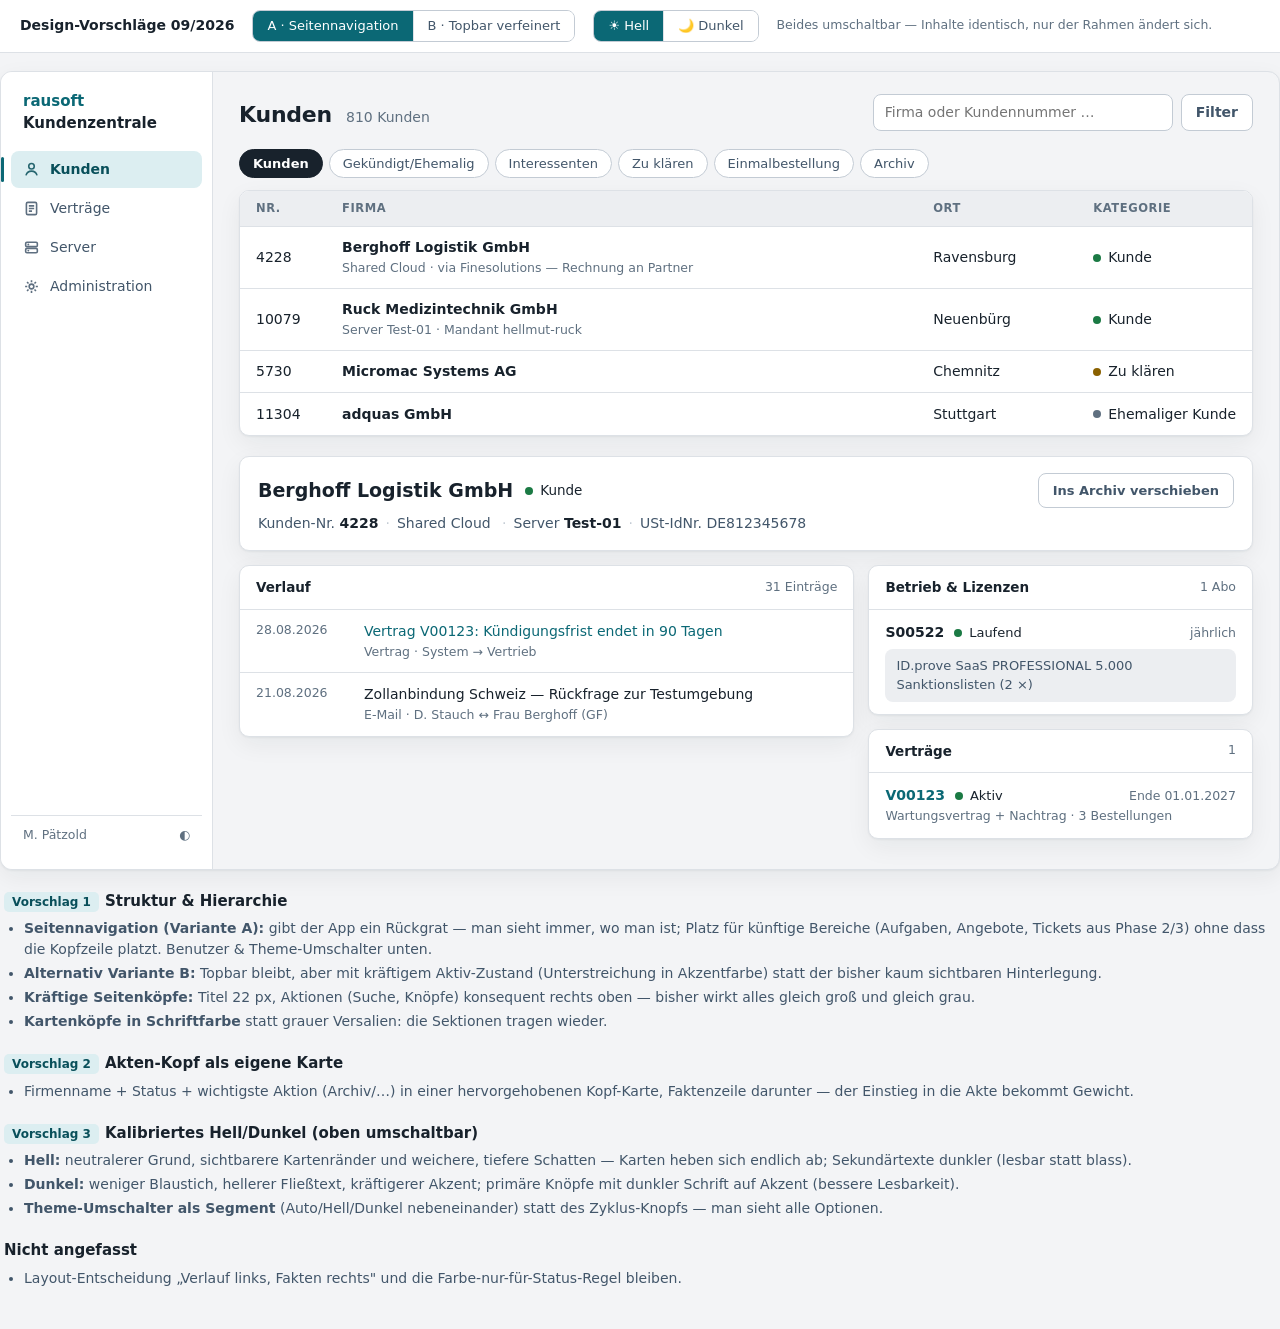
<file: mockup/design-vorschlaege.html>
<!DOCTYPE html>
<html lang="de">
<head>
<meta charset="utf-8">
<meta name="viewport" content="width=device-width, initial-scale=1.0">
<title>Design-Vorschläge 09/2026</title>
<style>
  /* ============ Kalibrierte Paletten (Vorschlag 3) ============ */
  :root{
    --bg:#F3F4F6; --surface:#FFFFFF; --surface2:#ECEEF1; --border:#DDE1E6; --border-strong:#C3CBD4;
    --ink:#18222C; --ink2:#42566A; --muted:#5F7080;
    --accent:#0B6875; --accent-strong:#084F5A; --accent-soft:#DCEEF1; --accent-line:#AFD8DE;
    --good:#1B7A44; --warn:#8A6100; --crit:#B23730;
    --schatten:0 1px 2px rgba(20,30,40,.05), 0 8px 24px rgba(20,30,40,.06);
  }
  :root[data-theme="dark"]{
    --bg:#0F141A; --surface:#161D25; --surface2:#1C242E; --border:#2B3543; --border-strong:#404E5F;
    --ink:#E9EEF3; --ink2:#B4C1CD; --muted:#7E8D9B;
    --accent:#56BDCB; --accent-strong:#8AD4DF; --accent-soft:#0F3138; --accent-line:#1D4A53;
    --good:#59C78F; --warn:#E3B75E; --crit:#EB8078;
    --schatten:0 1px 2px rgba(0,0,0,.4), 0 8px 24px rgba(0,0,0,.3);
  }

  *{box-sizing:border-box}
  html,body{margin:0; background:var(--bg); color:var(--ink);
    font:14px/1.5 "Segoe UI",system-ui,-apple-system,sans-serif}
  a{color:var(--accent); text-decoration:none}
  a:hover{text-decoration:underline}

  /* ============ Steuerleiste des Mockups ============ */
  .steuer{
    position:sticky; top:0; z-index:50; background:var(--surface);
    border-bottom:1px solid var(--border); padding:10px 20px;
    display:flex; gap:18px; align-items:center; flex-wrap:wrap;
  }
  .steuer b{font-size:14px}
  .segment{display:inline-flex; border:1px solid var(--border-strong); border-radius:8px; overflow:hidden}
  .segment button{
    font:inherit; font-size:13px; border:none; background:var(--surface); color:var(--ink2);
    padding:5px 14px; cursor:pointer; border-right:1px solid var(--border);
  }
  .segment button:last-child{border-right:none}
  .segment button.an{background:var(--accent); color:#fff}
  :root[data-theme="dark"] .segment button.an{color:#08252B}
  .steuer .hinweis{color:var(--muted); font-size:12.5px}

  /* ============ App-Rahmen: zwei Navigations-Varianten ============ */
  .app{max-width:1360px; margin:18px auto; border:1px solid var(--border); border-radius:12px;
    overflow:hidden; background:var(--bg); box-shadow:var(--schatten); min-height:640px}

  /* Variante A: Seitennavigation */
  .va .app{display:grid; grid-template-columns:212px 1fr}
  .seitennav{background:var(--surface); border-right:1px solid var(--border);
    display:flex; flex-direction:column; padding:14px 10px}
  .seitennav .marke{font-weight:700; font-size:15px; padding:4px 12px 16px}
  .seitennav .marke span{color:var(--accent)}
  .seitennav a{
    display:flex; align-items:center; gap:10px; padding:8px 12px; border-radius:8px;
    color:var(--ink2); font-weight:500; margin-bottom:2px; position:relative;
  }
  .seitennav a:hover{background:var(--surface2); text-decoration:none}
  .seitennav a.aktiv{background:var(--accent-soft); color:var(--accent-strong); font-weight:600}
  .seitennav a.aktiv::before{content:""; position:absolute; left:-10px; top:6px; bottom:6px;
    width:3px; border-radius:2px; background:var(--accent)}
  .seitennav .ikone{width:17px; height:17px; flex-shrink:0; opacity:.85}
  .seitennav .fuss{margin-top:auto; padding:10px 12px; border-top:1px solid var(--border);
    display:flex; align-items:center; justify-content:space-between; color:var(--muted); font-size:12.5px}
  .vb .seitennav{display:none}

  /* Variante B: verfeinerte Topbar */
  .kopfnav{display:none}
  .vb .kopfnav{display:flex; background:var(--surface); border-bottom:1px solid var(--border);
    padding:0 22px; height:52px; align-items:center; gap:26px}
  .vb .kopfnav .marke{font-weight:700; font-size:15px}
  .vb .kopfnav .marke span{color:var(--accent)}
  .vb .kopfnav nav{display:flex; gap:2px; height:100%}
  .vb .kopfnav nav a{display:flex; align-items:center; padding:0 14px; color:var(--ink2);
    font-weight:500; border-bottom:2.5px solid transparent}
  .vb .kopfnav nav a.aktiv{color:var(--accent-strong); border-bottom-color:var(--accent); font-weight:600}
  .vb .kopfnav nav a:hover{text-decoration:none; color:var(--ink)}

  .arbeitsflaeche{padding:22px 26px 30px; min-width:0}

  /* ============ Stärkere Hierarchie (Vorschlag 1) ============ */
  .seitenkopf{display:flex; align-items:flex-end; gap:14px; margin-bottom:18px; flex-wrap:wrap}
  .seitenkopf h1{font-size:22px; font-weight:650; margin:0; letter-spacing:-.01em}
  .seitenkopf .unter{color:var(--muted); padding-bottom:3px}
  .seitenkopf .aktionen{margin-left:auto; display:flex; gap:8px}

  .karte{background:var(--surface); border:1px solid var(--border); border-radius:10px;
    box-shadow:var(--schatten); overflow:hidden}
  .karte + .karte{margin-top:14px}
  .kartekopf{padding:11px 16px; border-bottom:1px solid var(--border);
    display:flex; align-items:center; gap:10px}
  .kartekopf b{font-size:13.5px; font-weight:650}
  .kartekopf .zahl{margin-left:auto; color:var(--muted); font-size:12.5px; font-variant-numeric:tabular-nums}

  input[type=search],select{font:inherit; color:var(--ink); background:var(--surface);
    border:1px solid var(--border-strong); border-radius:8px; padding:7px 11px}
  input[type=search]{min-width:300px}
  input[type=search]:focus{outline:2px solid var(--accent-line); border-color:var(--accent)}
  .knopf{background:var(--accent); color:#fff; border:none; border-radius:8px;
    padding:7px 14px; font:inherit; font-weight:600; cursor:pointer}
  :root[data-theme="dark"] .knopf{color:#08252B}
  .knopf.zweit{background:var(--surface); color:var(--ink2); border:1px solid var(--border-strong)}
  .chips{display:flex; gap:6px; flex-wrap:wrap}
  .chip{font:inherit; font-size:13px; cursor:pointer; border:1px solid var(--border-strong);
    background:var(--surface); color:var(--ink2); border-radius:999px; padding:4px 13px}
  .chip.an{background:var(--ink); border-color:var(--ink); color:var(--surface); font-weight:600}

  table{width:100%; border-collapse:collapse; font-variant-numeric:tabular-nums}
  th{text-align:left; font-size:11.5px; text-transform:uppercase; letter-spacing:.05em;
    color:var(--muted); font-weight:650; padding:9px 16px; border-bottom:1px solid var(--border);
    background:var(--surface2); position:sticky; top:0}
  td{padding:10px 16px; border-bottom:1px solid var(--border)}
  tbody tr:hover{background:var(--accent-soft); cursor:pointer}
  tbody tr:last-child td{border-bottom:none}
  .haupt{font-weight:600}
  .neben{color:var(--muted); font-size:12.5px; margin-top:1px}

  .status{display:inline-flex; align-items:center; gap:7px; white-space:nowrap}
  .status::before{content:""; width:8px; height:8px; border-radius:50%; background:var(--muted)}
  .status.gut::before{background:var(--good)}
  .status.warnung::before{background:var(--warn)}
  .status.kritisch::before{background:var(--crit)}

  /* Akte: kräftiger Kopf */
  .aktekopf{background:var(--surface); border:1px solid var(--border); border-radius:10px;
    box-shadow:var(--schatten); padding:16px 18px; margin-bottom:14px}
  .aktekopf h2{margin:0; font-size:19px; font-weight:650; display:flex; gap:12px; align-items:center}
  .aktekopf .fakten{color:var(--ink2); margin-top:5px}
  .aktekopf .fakten b{color:var(--ink)}
  .aktekopf .trenn{color:var(--border-strong); margin:0 7px}
  .aktegrid{display:grid; grid-template-columns:1.6fr 1fr; gap:14px; align-items:start}

  .erklaer{max-width:1360px; margin:6px auto 40px; padding:0 4px; color:var(--ink2)}
  .erklaer h3{font-size:15px; margin:20px 0 6px; color:var(--ink)}
  .erklaer ul{margin:4px 0; padding-left:20px}
  .erklaer li{margin:3px 0}
  .erklaer .tag{display:inline-block; background:var(--accent-soft); color:var(--accent-strong);
    border-radius:5px; padding:1px 8px; font-size:12px; font-weight:600; margin-right:6px}
</style>
</head>
<body>

<div class="steuer">
  <b>Design-Vorschläge 09/2026</b>
  <span class="segment" id="var-schalter">
    <button class="an" data-v="va">A · Seitennavigation</button>
    <button data-v="vb">B · Topbar verfeinert</button>
  </span>
  <span class="segment" id="thema-schalter">
    <button class="an" data-t="">☀ Hell</button>
    <button data-t="dark">🌙 Dunkel</button>
  </span>
  <span class="hinweis">Beides umschaltbar — Inhalte identisch, nur der Rahmen ändert sich.</span>
</div>

<div class="rahmen va" id="rahmen">
<div class="app">
  <!-- Variante A: Seitennavigation -->
  <aside class="seitennav">
    <div class="marke"><span>rausoft</span> Kundenzentrale</div>
    <a class="aktiv" href="#">
      <svg class="ikone" viewBox="0 0 16 16" fill="none" stroke="currentColor" stroke-width="1.5"><circle cx="8" cy="5" r="2.6"/><path d="M2.8 13.5c.7-2.6 2.8-4 5.2-4s4.5 1.4 5.2 4"/></svg>
      Kunden</a>
    <a href="#">
      <svg class="ikone" viewBox="0 0 16 16" fill="none" stroke="currentColor" stroke-width="1.5"><rect x="3.2" y="2.2" width="9.6" height="11.6" rx="1.4"/><path d="M5.5 5.5h5M5.5 8h5M5.5 10.5h3"/></svg>
      Verträge</a>
    <a href="#">
      <svg class="ikone" viewBox="0 0 16 16" fill="none" stroke="currentColor" stroke-width="1.5"><rect x="2.5" y="3" width="11" height="4.2" rx="1.2"/><rect x="2.5" y="8.8" width="11" height="4.2" rx="1.2"/><circle cx="5" cy="5.1" r=".9" fill="currentColor" stroke="none"/><circle cx="5" cy="10.9" r=".9" fill="currentColor" stroke="none"/></svg>
      Server</a>
    <a href="#">
      <svg class="ikone" viewBox="0 0 16 16" fill="none" stroke="currentColor" stroke-width="1.5"><circle cx="8" cy="8" r="2.2"/><path d="M8 2v2M8 12v2M2 8h2M12 8h2M3.8 3.8l1.4 1.4M10.8 10.8l1.4 1.4M12.2 3.8l-1.4 1.4M5.2 10.8l-1.4 1.4"/></svg>
      Administration</a>
    <div class="fuss"><span>M. Pätzold</span><span title="Darstellung">◐</span></div>
  </aside>

  <!-- Variante B: Topbar -->
  <div style="display:contents">
  <div class="kopfnav">
    <span class="marke"><span>rausoft</span> Kundenzentrale</span>
    <nav>
      <a class="aktiv" href="#">Kunden</a><a href="#">Verträge</a><a href="#">Server</a><a href="#">Administration</a>
    </nav>
    <span style="margin-left:auto; color:var(--muted); font-size:12.5px">M. Pätzold · ◐</span>
  </div>

  <div class="arbeitsflaeche">
    <div class="seitenkopf">
      <h1>Kunden</h1><span class="unter">810 Kunden</span>
      <span class="aktionen">
        <input type="search" placeholder="Firma oder Kundennummer …">
        <button class="knopf zweit">Filter</button>
      </span>
    </div>
    <div class="chips" style="margin-bottom:12px">
      <button class="chip an">Kunden</button><button class="chip">Gekündigt/Ehemalig</button>
      <button class="chip">Interessenten</button><button class="chip">Zu klären</button>
      <button class="chip">Einmalbestellung</button><button class="chip">Archiv</button>
    </div>

    <div class="karte" style="margin-bottom:20px">
      <table>
        <thead><tr><th style="width:86px">Nr.</th><th>Firma</th><th style="width:160px">Ort</th><th style="width:130px">Kategorie</th></tr></thead>
        <tbody>
          <tr><td>4228</td><td><span class="haupt">Berghoff Logistik GmbH</span><div class="neben">Shared Cloud · via Finesolutions — Rechnung an Partner</div></td><td>Ravensburg</td><td><span class="status gut">Kunde</span></td></tr>
          <tr><td>10079</td><td><span class="haupt">Ruck Medizintechnik GmbH</span><div class="neben">Server Test-01 · Mandant hellmut-ruck</div></td><td>Neuenbürg</td><td><span class="status gut">Kunde</span></td></tr>
          <tr><td>5730</td><td><span class="haupt">Micromac Systems AG</span></td><td>Chemnitz</td><td><span class="status warnung">Zu klären</span></td></tr>
          <tr><td>11304</td><td><span class="haupt">adquas GmbH</span></td><td>Stuttgart</td><td><span class="status">Ehemaliger Kunde</span></td></tr>
        </tbody>
      </table>
    </div>

    <div class="aktekopf">
      <h2>Berghoff Logistik GmbH <span class="status gut" style="font-size:13.5px; font-weight:500">Kunde</span>
        <span style="margin-left:auto"><button class="knopf zweit" style="font-size:13px">Ins Archiv verschieben</button></span></h2>
      <div class="fakten">Kunden-Nr. <b>4228</b><span class="trenn">·</span>Shared Cloud
        <span class="trenn">·</span>Server <b>Test-01</b><span class="trenn">·</span>USt-IdNr. DE812345678</div>
    </div>
    <div class="aktegrid">
      <div class="karte">
        <div class="kartekopf"><b>Verlauf</b><span class="zahl">31 Einträge</span></div>
        <div style="padding:11px 16px; border-bottom:1px solid var(--border); display:grid; grid-template-columns:96px 1fr; gap:12px">
          <span style="color:var(--muted); font-size:12.5px">28.08.2026</span>
          <div><a href="#">Vertrag V00123: Kündigungsfrist endet in 90 Tagen</a>
            <div class="neben">Vertrag · System → Vertrieb</div></div>
        </div>
        <div style="padding:11px 16px; display:grid; grid-template-columns:96px 1fr; gap:12px">
          <span style="color:var(--muted); font-size:12.5px">21.08.2026</span>
          <div>Zollanbindung Schweiz — Rückfrage zur Testumgebung
            <div class="neben">E-Mail · D. Stauch ↔ Frau Berghoff (GF)</div></div>
        </div>
      </div>
      <div>
        <div class="karte">
          <div class="kartekopf"><b>Betrieb &amp; Lizenzen</b><span class="zahl">1 Abo</span></div>
          <div style="padding:12px 16px">
            <div style="display:flex; gap:10px; align-items:baseline"><b>S00522</b>
              <span class="status gut" style="font-size:13px">Laufend</span>
              <span style="margin-left:auto; color:var(--muted); font-size:12.5px">jährlich</span></div>
            <div style="margin-top:6px; padding:7px 11px; background:var(--surface2); border-radius:8px; font-size:13px; color:var(--ink2)">
              ID.prove SaaS PROFESSIONAL 5.000<br>Sanktionslisten (2 ×)</div>
          </div>
        </div>
        <div class="karte">
          <div class="kartekopf"><b>Verträge</b><span class="zahl">1</span></div>
          <div style="padding:12px 16px">
            <div style="display:flex; gap:10px; align-items:baseline">
              <a href="#" style="font-weight:600">V00123</a>
              <span class="status gut" style="font-size:13px">Aktiv</span>
              <span style="margin-left:auto; color:var(--muted); font-size:12.5px">Ende 01.01.2027</span></div>
            <div class="neben">Wartungsvertrag + Nachtrag · 3 Bestellungen</div>
          </div>
        </div>
      </div>
    </div>
  </div>
  </div>
</div>
</div>

<div class="erklaer">
  <h3><span class="tag">Vorschlag 1</span>Struktur &amp; Hierarchie</h3>
  <ul>
    <li><b>Seitennavigation (Variante A):</b> gibt der App ein Rückgrat — man sieht immer, wo man ist; Platz für künftige Bereiche (Aufgaben, Angebote, Tickets aus Phase 2/3) ohne dass die Kopfzeile platzt. Benutzer &amp; Theme-Umschalter unten.</li>
    <li><b>Alternativ Variante B:</b> Topbar bleibt, aber mit kräftigem Aktiv-Zustand (Unterstreichung in Akzentfarbe) statt der bisher kaum sichtbaren Hinterlegung.</li>
    <li><b>Kräftige Seitenköpfe:</b> Titel 22 px, Aktionen (Suche, Knöpfe) konsequent rechts oben — bisher wirkt alles gleich groß und gleich grau.</li>
    <li><b>Kartenköpfe in Schriftfarbe</b> statt grauer Versalien: die Sektionen tragen wieder.</li>
  </ul>
  <h3><span class="tag">Vorschlag 2</span>Akten-Kopf als eigene Karte</h3>
  <ul>
    <li>Firmenname + Status + wichtigste Aktion (Archiv/…) in einer hervorgehobenen Kopf-Karte, Faktenzeile darunter — der Einstieg in die Akte bekommt Gewicht.</li>
  </ul>
  <h3><span class="tag">Vorschlag 3</span>Kalibriertes Hell/Dunkel (oben umschaltbar)</h3>
  <ul>
    <li><b>Hell:</b> neutralerer Grund, sichtbarere Kartenränder und weichere, tiefere Schatten — Karten heben sich endlich ab; Sekundärtexte dunkler (lesbar statt blass).</li>
    <li><b>Dunkel:</b> weniger Blaustich, hellerer Fließtext, kräftigerer Akzent; primäre Knöpfe mit dunkler Schrift auf Akzent (bessere Lesbarkeit).</li>
    <li><b>Theme-Umschalter als Segment</b> (Auto/Hell/Dunkel nebeneinander) statt des Zyklus-Knopfs — man sieht alle Optionen.</li>
  </ul>
  <h3>Nicht angefasst</h3>
  <ul>
    <li>Layout-Entscheidung „Verlauf links, Fakten rechts" und die Farbe-nur-für-Status-Regel bleiben.</li>
  </ul>
</div>

<script>
  document.getElementById('var-schalter').addEventListener('click', e => {
    const knopf = e.target.closest('button'); if (!knopf) return;
    document.querySelectorAll('#var-schalter button').forEach(b => b.classList.toggle('an', b === knopf));
    const rahmen = document.getElementById('rahmen');
    rahmen.classList.remove('va', 'vb'); rahmen.classList.add(knopf.dataset.v);
  });
  document.getElementById('thema-schalter').addEventListener('click', e => {
    const knopf = e.target.closest('button'); if (!knopf) return;
    document.querySelectorAll('#thema-schalter button').forEach(b => b.classList.toggle('an', b === knopf));
    if (knopf.dataset.t) document.documentElement.dataset.theme = knopf.dataset.t;
    else delete document.documentElement.dataset.theme;
  });
</script>
</body>
</html>
</file>
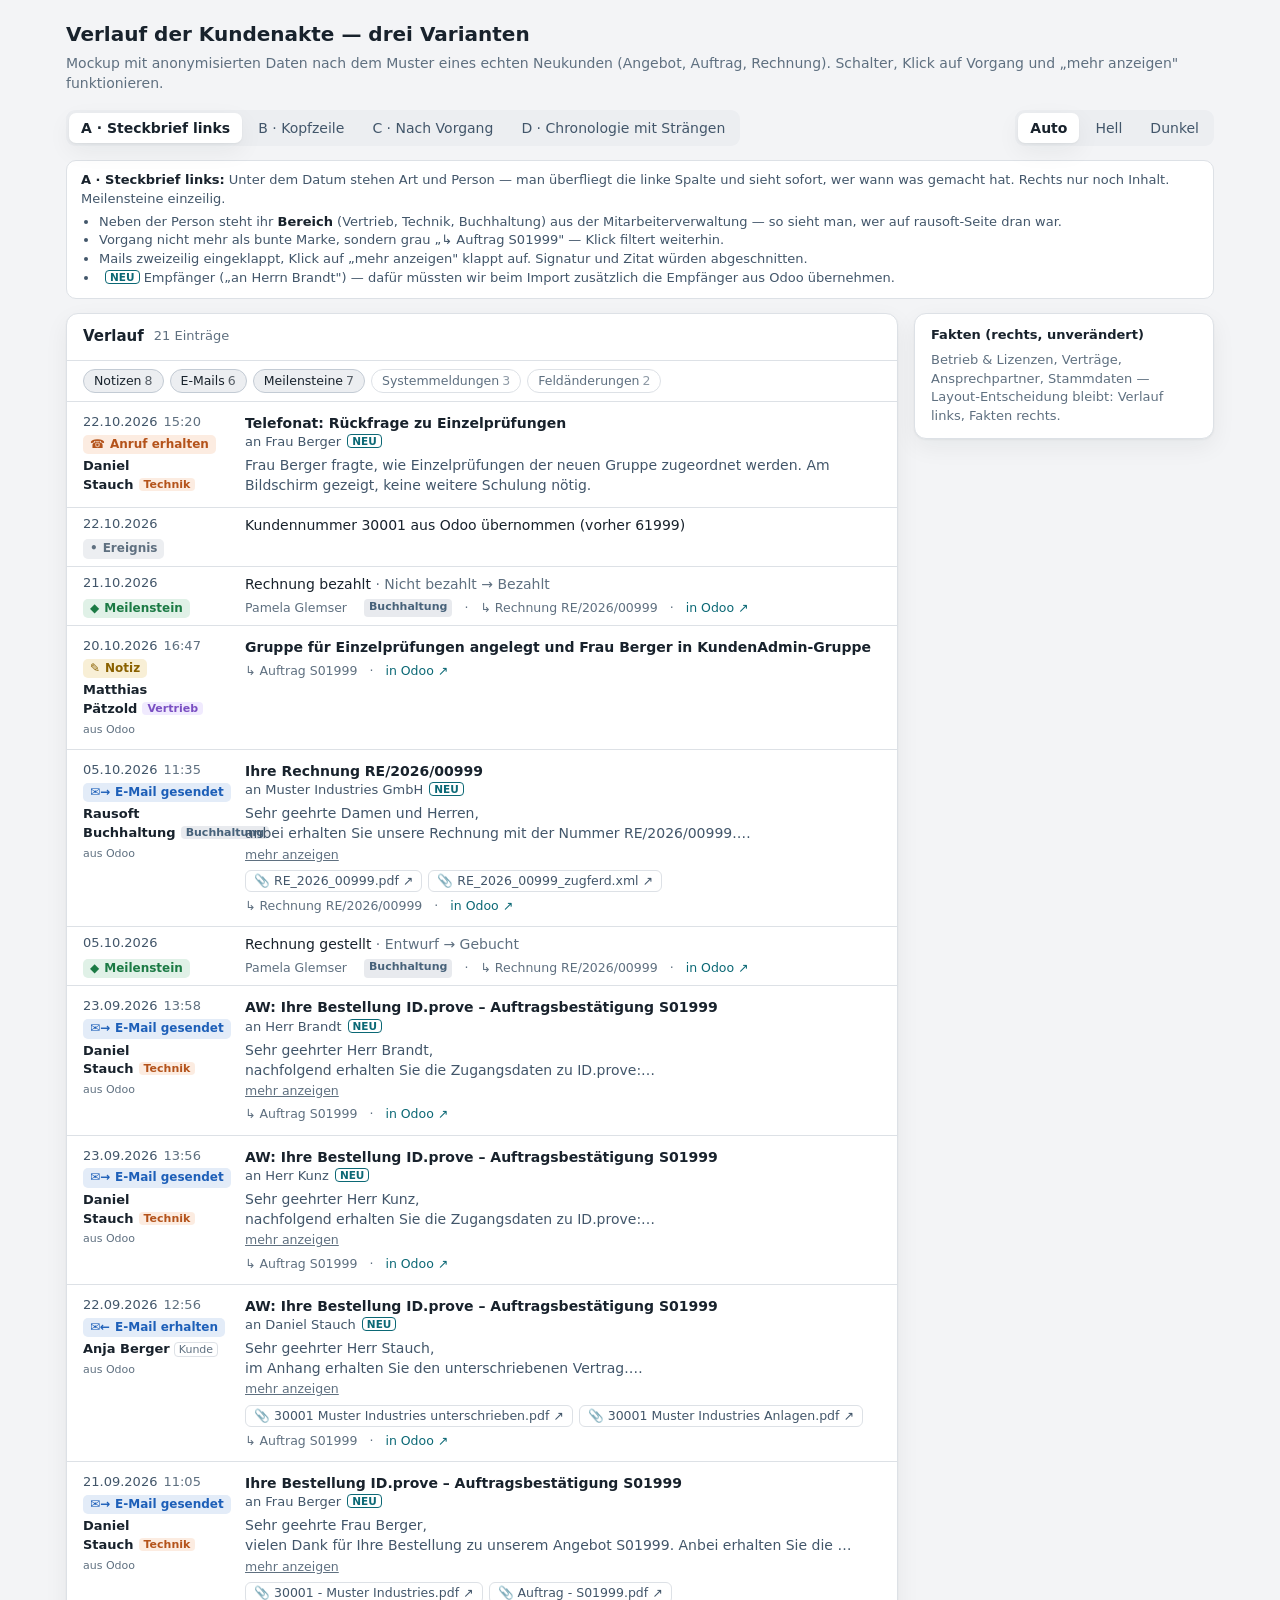
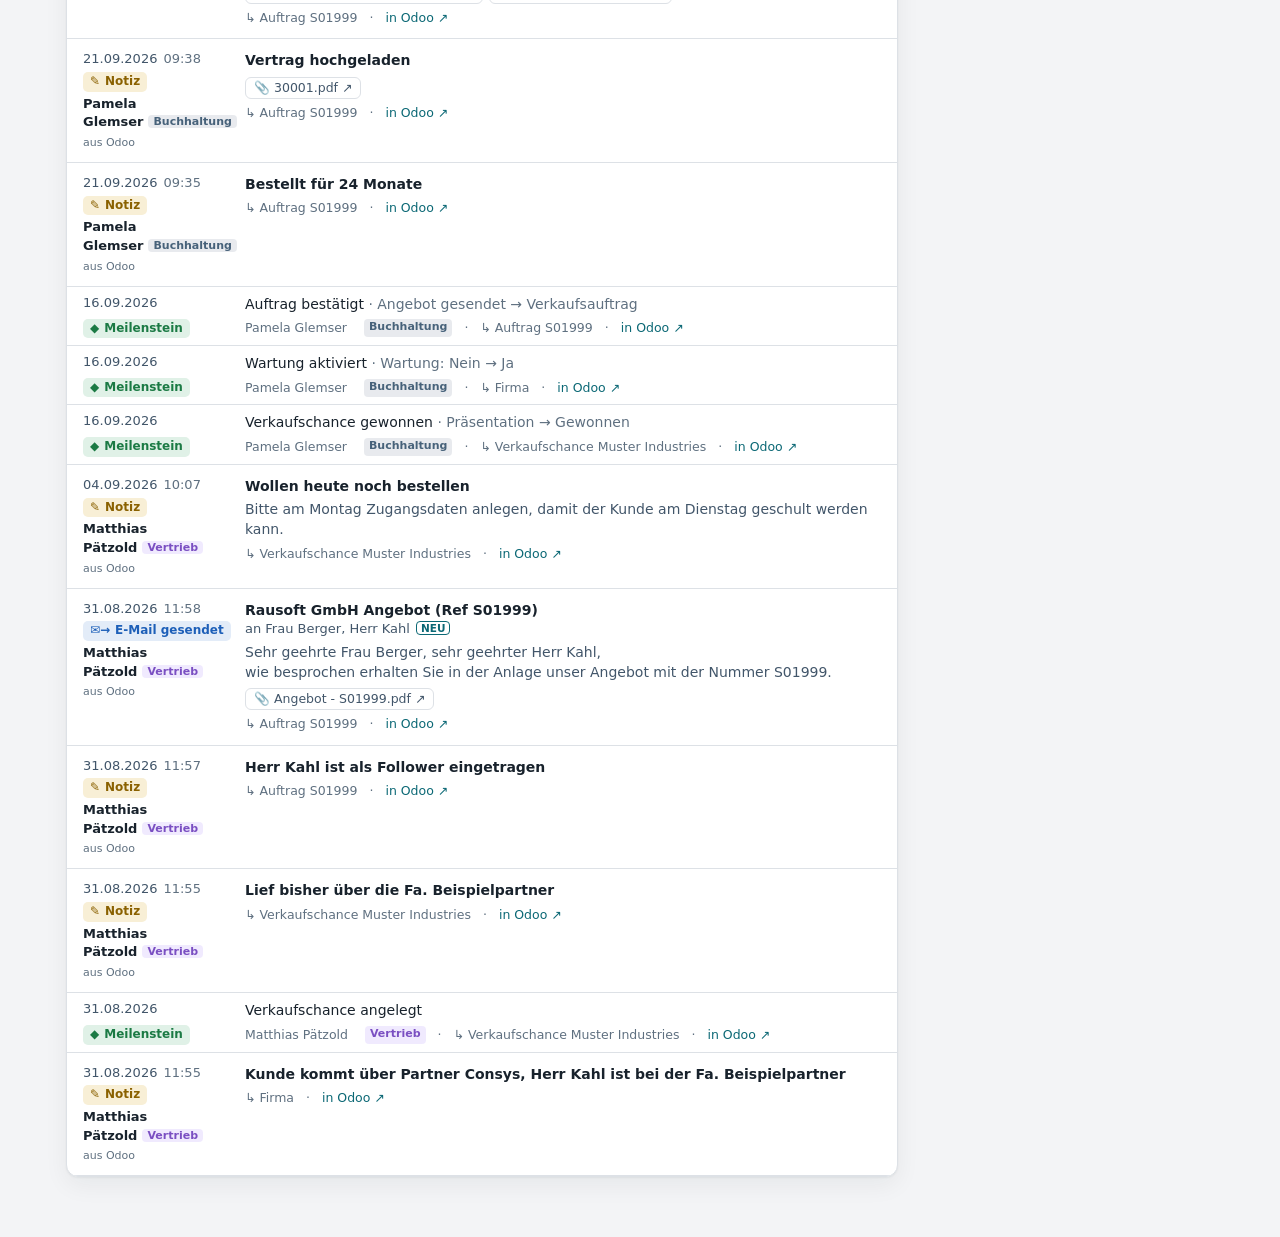
<file: mockup/verlauf-varianten.html>
<!doctype html>
<html lang="de">
<head>
<meta charset="utf-8">
<meta name="viewport" content="width=device-width, initial-scale=1">
<title>Verlauf Varianten</title>
<style>
  :root{
    --bg:#F3F4F6; --surface:#FFFFFF; --surface2:#ECEEF1; --border:#DDE1E6; --border-strong:#C3CBD4;
    --ink:#18222C; --ink2:#42566A; --muted:#5F7080;
    --accent:#0B6875; --accent-soft:#DCEEF1;
    --good:#1B7A44; --good-bg:#E0F1E7; --warn:#8A6100; --warn-bg:#F8EFD6; --crit:#B23730;
    --mail:#1D5FB8; --mail-bg:#E3ECF8;
    --shadow:0 1px 2px rgba(20,30,40,.05),0 8px 24px rgba(20,30,40,.06);
  }
  @media (prefers-color-scheme: dark){
    :root:not([data-theme="light"]){
      --bg:#0F141A; --surface:#161D25; --surface2:#1C242E; --border:#2B3543; --border-strong:#404E5F;
      --ink:#E9EEF3; --ink2:#B4C1CD; --muted:#7E8D9B;
      --accent:#56BDCB; --accent-soft:#0F3138;
      --good:#59C78F; --good-bg:#132A1E; --warn:#E3B75E; --warn-bg:#2C2312; --crit:#EB8078;
      --mail:#7DB2F0; --mail-bg:#14253A;
      --shadow:0 1px 2px rgba(0,0,0,.4),0 8px 24px rgba(0,0,0,.3);
    }
  }
  :root[data-theme="dark"]{
    --bg:#0F141A; --surface:#161D25; --surface2:#1C242E; --border:#2B3543; --border-strong:#404E5F;
    --ink:#E9EEF3; --ink2:#B4C1CD; --muted:#7E8D9B;
    --accent:#56BDCB; --accent-soft:#0F3138;
    --good:#59C78F; --good-bg:#132A1E; --warn:#E3B75E; --warn-bg:#2C2312; --crit:#EB8078;
    --mail:#7DB2F0; --mail-bg:#14253A;
    --shadow:0 1px 2px rgba(0,0,0,.4),0 8px 24px rgba(0,0,0,.3);
  }
  *{box-sizing:border-box}
  body{margin:0; background:var(--bg); color:var(--ink); font:14px/1.45 "Segoe UI",system-ui,-apple-system,sans-serif}
  a{color:var(--accent); text-decoration:none} a:hover{text-decoration:underline}
  button{font:inherit; color:inherit}
  .seite{max-width:1180px; margin:0 auto; padding:20px 16px 60px}
  h1{font-size:20px; margin:0 0 4px}
  .unter{color:var(--muted); margin:0 0 16px}
  .leiste{display:flex; flex-wrap:wrap; gap:8px; align-items:center; margin-bottom:14px}
  .tabs{display:flex; gap:4px; background:var(--surface2); padding:3px; border-radius:9px}
  .tabs button{border:0; background:transparent; padding:5px 12px; border-radius:7px; cursor:pointer; color:var(--ink2)}
  .tabs button.an{background:var(--surface); color:var(--ink); box-shadow:var(--shadow); font-weight:600}
  .thema{margin-left:auto}
  .hinweis{background:var(--surface); border:1px solid var(--border); border-radius:10px; padding:10px 14px; margin-bottom:14px; color:var(--ink2); font-size:13px}
  .hinweis b{color:var(--ink)}
  .hinweis ul{margin:4px 0 0; padding-left:18px}
  .akte{display:grid; grid-template-columns:minmax(0,1fr) 300px; gap:16px; align-items:start}
  @media (max-width:860px){ .akte{grid-template-columns:1fr} .fakten{display:none} }
  .karte{background:var(--surface); border:1px solid var(--border); border-radius:12px; box-shadow:var(--shadow); overflow:hidden}
  .kopf{display:flex; align-items:center; gap:10px; padding:12px 16px; border-bottom:1px solid var(--border)}
  .kopf h2{font-size:15px; margin:0}
  .kopf .zahl{color:var(--muted); font-size:13px}
  .filter{display:flex; flex-wrap:wrap; gap:6px; align-items:center; padding:8px 16px; border-bottom:1px solid var(--border)}
  .kat{border:1px solid var(--border); background:transparent; border-radius:999px; padding:2px 10px; font-size:12.5px; color:var(--muted); cursor:pointer}
  .kat.an{color:var(--ink); border-color:var(--border-strong); background:var(--surface2)}
  .kat .anz{opacity:.7; margin-left:3px; font-variant-numeric:tabular-nums}
  .vfilter{margin-left:auto; font-size:12.5px; color:var(--muted)}
  .vfilter button{border:0; background:none; color:var(--accent); cursor:pointer; padding:0}
  .leer{padding:20px 16px; color:var(--muted)}

  /* gemeinsame Bausteine */
  .art{display:inline-flex; align-items:center; gap:5px; font-size:12px; font-weight:600; border-radius:5px; padding:1px 7px; white-space:nowrap}
  .art .ic{font-size:12px}
  .art-mail{color:var(--mail); background:var(--mail-bg)}
  .art-notiz{color:var(--warn); background:var(--warn-bg)}
  .art-meilenstein{color:var(--good); background:var(--good-bg)}
  .art-ereignis,.art-systemmeldung,.art-feld{color:var(--muted); background:var(--surface2)}
  .betreff{font-weight:600}
  .text{color:var(--ink2); white-space:pre-wrap; margin-top:3px}
  .text.zu{display:-webkit-box; -webkit-line-clamp:2; -webkit-box-orient:vertical; overflow:hidden}
  .mehr{border:0; background:none; padding:0; color:var(--muted); cursor:pointer; font-size:12.5px; text-decoration:underline}
  .anh{display:flex; flex-wrap:wrap; gap:6px; margin-top:6px}
  .anh a{font-size:12.5px; color:var(--ink2); border:1px solid var(--border); border-radius:6px; padding:1px 8px}
  .fuss{display:flex; flex-wrap:wrap; gap:4px 12px; margin-top:5px; font-size:12.5px; color:var(--muted)}
  .vorgang{border:0; background:none; padding:0; color:var(--muted); cursor:pointer; font-size:12.5px}
  .vorgang:hover{color:var(--accent); text-decoration:underline}
  .vorgang::before{content:"↳ "}
  .kunde-tag{font-size:11px; color:var(--muted); border:1px solid var(--border); border-radius:4px; padding:0 4px; margin-left:4px; font-weight:400}
  .an-wen{color:var(--ink2); font-size:13px}
  .gering{opacity:.7}
  .neu{font-size:10.5px; font-weight:700; color:var(--accent); border:1px solid var(--accent); border-radius:4px; padding:0 4px; margin-left:6px; vertical-align:1px}

  /* Variante A: Steckbrief links */
  .va li{display:grid; grid-template-columns:148px minmax(0,1fr); gap:14px; padding:11px 16px; border-bottom:1px solid var(--border); list-style:none}
  .va ul{margin:0; padding:0}
  .va .links{display:flex; flex-direction:column; gap:3px; align-items:flex-start}
  .va .datum{font-variant-numeric:tabular-nums; color:var(--ink2); font-size:13px}
  .va .datum .zeit{color:var(--muted); margin-left:6px}
  .va .wer{font-size:13px; font-weight:600; color:var(--ink)}
  .va .quelle{font-size:11px; color:var(--muted)}
  .va li.kompakt{padding:7px 16px}
  .va li.kompakt .links{flex-direction:row; flex-wrap:wrap; gap:6px; align-items:center}

  /* Variante B: Kopfzeile */
  .vb li{display:grid; grid-template-columns:86px minmax(0,1fr); gap:12px; padding:11px 16px; border-bottom:1px solid var(--border); list-style:none}
  .vb ul{margin:0; padding:0}
  .vb .datum{font-variant-numeric:tabular-nums; color:var(--ink2); font-size:13px}
  .vb .datum small{display:block; color:var(--muted); font-size:11px}
  .vb .zeile1{display:flex; flex-wrap:wrap; gap:6px; align-items:center; font-size:13px}
  .vb .zeile1 .wer{font-weight:600}
  .vb .zeile1 .zeit{margin-left:auto; color:var(--muted); font-size:12px; font-variant-numeric:tabular-nums}
  .vb .betreff{margin-top:3px}
  .vb li.kompakt{padding:7px 16px}

  /* Variante C: nach Vorgang gruppiert */
  .vc details{border-bottom:1px solid var(--border)}
  .vc summary{display:flex; align-items:center; gap:10px; padding:10px 16px; cursor:pointer; list-style:none; background:var(--surface2)}
  .vc summary::-webkit-details-marker{display:none}
  .vc summary .titel{font-weight:600}
  .vc summary .info{color:var(--muted); font-size:12.5px}
  .vc summary .rechts{margin-left:auto; font-size:12.5px}
  .vc summary::before{content:"▸"; color:var(--muted); transition:transform .15s}
  .vc details[open] summary::before{transform:rotate(90deg)}
  .vc ul{margin:0; padding:0}
  .vc li{display:grid; grid-template-columns:148px minmax(0,1fr); gap:14px; padding:9px 16px 9px 30px; border-top:1px solid var(--border); list-style:none}
  .vc .links{display:flex; flex-direction:column; gap:3px; align-items:flex-start}
  .vc .datum{font-variant-numeric:tabular-nums; color:var(--ink2); font-size:13px}
  .vc .datum .zeit{color:var(--muted); margin-left:6px}
  .vc .quelle{font-size:11px; color:var(--muted)}
  .vc .wer{font-size:13px; font-weight:600}
  .vc li.kompakt{padding:6px 16px 6px 30px}
  .vc li.kompakt .links{flex-direction:row; gap:6px; align-items:center}

  /* Bereich der Person (aus Mitarbeiter.Bereich) */
  .bereich{font-size:11px; font-weight:600; border-radius:4px; padding:0 5px; margin-left:5px; vertical-align:1px}
  .b-vertrieb{color:#7A4FC2; background:color-mix(in srgb,#8b5cf6 13%,transparent)}
  .b-technik{color:#B4531B; background:color-mix(in srgb,#ea7a2b 14%,transparent)}
  .b-buchhaltung{color:#47627A; background:color-mix(in srgb,#64748b 15%,transparent)}
  :root[data-theme="dark"] .b-vertrieb{color:#C4B5FD} :root[data-theme="dark"] .b-technik{color:#F5B07A} :root[data-theme="dark"] .b-buchhaltung{color:#B6C6D6}
  @media (prefers-color-scheme: dark){
    :root:not([data-theme="light"]) .b-vertrieb{color:#C4B5FD}
    :root:not([data-theme="light"]) .b-technik{color:#F5B07A}
    :root:not([data-theme="light"]) .b-buchhaltung{color:#B6C6D6}
  }
  .art-anruf{color:#B4531B; background:color-mix(in srgb,#ea7a2b 14%,transparent)}

  /* Variante D: Chronologie mit Strängen */
  .vd ul{margin:0; padding:0}
  .vd .strang{--rail:var(--border-strong); border-left:3px solid var(--rail)}
  .vd .strang.s-chance{--rail:color-mix(in srgb,#8b5cf6 55%,transparent)}
  .vd .strang.s-auftrag{--rail:color-mix(in srgb,#2563eb 55%,transparent)}
  .vd .strang.s-rechnung{--rail:color-mix(in srgb,#16a34a 55%,transparent)}
  .vd .strang.s-firma{--rail:color-mix(in srgb,#64748b 55%,transparent)}
  .vd .strang-kopf{display:flex; flex-wrap:wrap; gap:4px 10px; align-items:center; width:100%; text-align:left; border:0; border-bottom:1px solid var(--border);
    background:var(--surface2); padding:6px 16px 6px 13px; font-size:12.5px; color:var(--muted); cursor:pointer}
  .vd .strang-kopf .titel{color:var(--ink); font-weight:600}
  .vd .strang-kopf .pfeil{display:inline-block; transition:transform .15s}
  .vd .strang.offen .strang-kopf .pfeil{transform:rotate(90deg)}
  .vd .strang-kopf .leute{color:var(--ink2)}
  .vd .strang-kopf .spanne{margin-left:auto; font-variant-numeric:tabular-nums}
  .vd li{display:grid; grid-template-columns:148px minmax(0,1fr); gap:14px; padding:10px 16px; border-bottom:1px solid var(--border); list-style:none}
  .vd .strang li{padding-left:13px}
  .vd .links{display:flex; flex-direction:column; gap:3px; align-items:flex-start}
  .vd .datum{font-variant-numeric:tabular-nums; color:var(--ink2); font-size:13px}
  .vd .datum .zeit{color:var(--muted); margin-left:6px}
  .vd .wer{font-size:13px; font-weight:600}
  .vd .quelle{font-size:11px; color:var(--muted)}
  .vd li.kompakt{padding-top:7px; padding-bottom:7px}
  .vd li.kompakt .links{flex-direction:row; flex-wrap:wrap; gap:6px; align-items:center}
  .vd .global{margin-left:auto; display:flex; gap:8px}
  .vd .global button,.global-d button{border:0; background:none; color:var(--accent); cursor:pointer; font-size:12.5px; padding:0}

  @media (max-width:600px){
    .vd li{grid-template-columns:1fr; gap:4px}
    .vd .links{flex-direction:row; flex-wrap:wrap; gap:6px; align-items:center}
    .va li,.vc li{grid-template-columns:1fr; gap:4px}
    .va .links,.vc .links{flex-direction:row; flex-wrap:wrap; gap:6px; align-items:center}
    .vb li{grid-template-columns:1fr; gap:2px}
  }

  .fakten .karte{padding:12px 16px; color:var(--muted); font-size:13px}
  .fakten h3{margin:0 0 6px; font-size:13px; color:var(--ink)}
</style>
</head>
<body>
<div class="seite">
  <h1>Verlauf der Kundenakte — drei Varianten</h1>
  <p class="unter">Mockup mit anonymisierten Daten nach dem Muster eines echten Neukunden (Angebot, Auftrag, Rechnung). Schalter, Klick auf Vorgang und „mehr anzeigen" funktionieren.</p>

  <div class="leiste">
    <div class="tabs" role="tablist" id="tabs">
      <button data-v="a" role="tab">A · Steckbrief links</button>
      <button data-v="b" role="tab">B · Kopfzeile</button>
      <button data-v="c" role="tab">C · Nach Vorgang</button>
      <button data-v="d" role="tab">D · Chronologie mit Strängen</button>
    </div>
    <div class="tabs thema" id="thema">
      <button data-t="auto">Auto</button><button data-t="light">Hell</button><button data-t="dark">Dunkel</button>
    </div>
  </div>

  <div class="hinweis" id="hinweis"></div>

  <div class="akte">
    <div class="karte">
      <div class="kopf"><h2>Verlauf</h2><span class="zahl" id="zahl"></span></div>
      <div class="filter" id="filter"></div>
      <div id="liste"></div>
    </div>
    <div class="fakten">
      <div class="karte"><h3>Fakten (rechts, unverändert)</h3>Betrieb &amp; Lizenzen, Verträge, Ansprechpartner, Stammdaten — Layout-Entscheidung bleibt: Verlauf links, Fakten rechts.</div>
    </div>
  </div>
</div>

<script>
// --- Daten (anonymisiert) ---------------------------------------------------
const V = {
  chance:  { key: 'chance',  name: 'Verkaufschance Muster Industries' },
  auftrag: { key: 'auftrag', name: 'Auftrag S01999' },
  rechnung:{ key: 'rechnung',name: 'Rechnung RE/2026/00999' },
  firma:   { key: 'firma',   name: 'Firma' },
};
// Bereich aus Mitarbeiter.Bereich der Kundenzentrale (Zuordnung im Mockup nur beispielhaft)
const BEREICH = { 'Matthias Pätzold':'Vertrieb', 'Daniel Stauch':'Technik', 'Pamela Glemser':'Buchhaltung', 'Rausoft Buchhaltung':'Buchhaltung' };
const E = [
  { d:'2026-10-22', t:'15:20', art:'anruf', ri:'ein', betreff:'Telefonat: Rückfrage zu Einzelprüfungen', text:'Frau Berger fragte, wie Einzelprüfungen der neuen Gruppe zugeordnet werden. Am Bildschirm gezeigt, keine weitere Schulung nötig.', von:'Daniel Stauch', an:'Frau Berger', quelle:'kz' },
  { d:'2026-10-22', t:'09:55', art:'ereignis', betreff:'Kundennummer 30001 aus Odoo übernommen (vorher 61999)', quelle:'kz' },
  { d:'2026-10-21', t:'11:15', art:'meilenstein', betreff:'Rechnung bezahlt', detail:'Nicht bezahlt → Bezahlt', von:'Pamela Glemser', v:V.rechnung },
  { d:'2026-10-20', t:'16:47', art:'notiz', betreff:'Gruppe für Einzelprüfungen angelegt und Frau Berger in KundenAdmin-Gruppe', von:'Matthias Pätzold', v:V.auftrag },
  { d:'2026-10-05', t:'11:35', art:'mail', ri:'aus', von:'Rausoft Buchhaltung', an:'Muster Industries GmbH', betreff:'Ihre Rechnung RE/2026/00999',
    text:'Sehr geehrte Damen und Herren,\nanbei erhalten Sie unsere Rechnung mit der Nummer RE/2026/00999.\nDie Rechnung bezieht sich auf die Nutzung der Software ID.prove. Der Rechnungsbetrag enthält die monatlichen Lizenzkosten sowie gegebenenfalls zusätzliche Kosten für optionale Module oder Dienstleistungen.\nBitte begleichen Sie den offenen Betrag bis spätestens zum Fälligkeitsdatum am 20.10.2026.',
    anh:['RE_2026_00999.pdf','RE_2026_00999_zugferd.xml'], v:V.rechnung },
  { d:'2026-10-05', t:'11:35', art:'meilenstein', betreff:'Rechnung gestellt', detail:'Entwurf → Gebucht', von:'Pamela Glemser', v:V.rechnung },
  { d:'2026-10-05', t:'11:34', art:'feld', betreff:'Geändert: Nächste Rechnung', detail:'31.12.2029 → 23.09.2026', von:'Pamela Glemser', v:V.auftrag },
  { d:'2026-09-23', t:'14:00', art:'systemmeldung', betreff:'Automatische Antwort: Abwesenheitsnotiz', von:'Alex Brandt', kunde:true, v:V.auftrag },
  { d:'2026-09-23', t:'13:58', art:'mail', ri:'aus', von:'Daniel Stauch', an:'Herr Brandt', betreff:'AW: Ihre Bestellung ID.prove – Auftragsbestätigung S01999',
    text:'Sehr geehrter Herr Brandt,\nnachfolgend erhalten Sie die Zugangsdaten zu ID.prove:\nLink: https://shared.idprove.cloud\nBenutzername: a.brandt@muster-industries.de\nPasswort-Einmal-Link: •••\nBitte beachten Sie, dass der Passwort-Link nur 90 Tage gültig ist und nur einmal aufgerufen werden kann. Ändern Sie Ihr Passwort daher unmittelbar nach der ersten Anmeldung.', v:V.auftrag },
  { d:'2026-09-23', t:'13:56', art:'mail', ri:'aus', von:'Daniel Stauch', an:'Herr Kunz', betreff:'AW: Ihre Bestellung ID.prove – Auftragsbestätigung S01999',
    text:'Sehr geehrter Herr Kunz,\nnachfolgend erhalten Sie die Zugangsdaten zu ID.prove:\nLink: https://shared.idprove.cloud\nBenutzername: k.kunz@muster-industries.de\nPasswort-Einmal-Link: •••\nBitte beachten Sie, dass der Passwort-Link nur 90 Tage gültig ist und nur einmal aufgerufen werden kann.', v:V.auftrag },
  { d:'2026-09-23', t:'13:47', art:'systemmeldung', betreff:'Kontakt erstellt: Kai Kunz', von:'Daniel Stauch', v:V.firma },
  { d:'2026-09-22', t:'12:56', art:'mail', ri:'ein', von:'Anja Berger', kunde:true, an:'Daniel Stauch', betreff:'AW: Ihre Bestellung ID.prove – Auftragsbestätigung S01999',
    text:'Sehr geehrter Herr Stauch,\nim Anhang erhalten Sie den unterschriebenen Vertrag.\nHier die 2 weiteren Benutzer:\nk.kunz@muster-industries.de\na.brandt@muster-industries.de\nMatthias Pätzold hat bereits zu einer Schulung am 29.09.2026, 14:00 Uhr eingeladen. Ich gehe davon aus, dass ich keinen weiteren Schulungstermin buchen muss?',
    anh:['30001 Muster Industries unterschrieben.pdf','30001 Muster Industries Anlagen.pdf'], v:V.auftrag },
  { d:'2026-09-21', t:'11:05', art:'mail', ri:'aus', von:'Daniel Stauch', an:'Frau Berger', betreff:'Ihre Bestellung ID.prove – Auftragsbestätigung S01999',
    text:'Sehr geehrte Frau Berger,\nvielen Dank für Ihre Bestellung zu unserem Angebot S01999. Anbei erhalten Sie die Auftragsbestätigung zu Ihrem Auftrag. Anbei übersenden wir Ihnen außerdem den Vertrag zur Unterschrift.',
    anh:['30001 - Muster Industries.pdf','Auftrag - S01999.pdf'], v:V.auftrag },
  { d:'2026-09-21', t:'09:38', art:'notiz', betreff:'Vertrag hochgeladen', von:'Pamela Glemser', anh:['30001.pdf'], v:V.auftrag },
  { d:'2026-09-21', t:'09:35', art:'notiz', betreff:'Bestellt für 24 Monate', von:'Pamela Glemser', v:V.auftrag },
  { d:'2026-09-16', t:'09:55', art:'meilenstein', betreff:'Auftrag bestätigt', detail:'Angebot gesendet → Verkaufsauftrag', von:'Pamela Glemser', v:V.auftrag },
  { d:'2026-09-16', t:'09:55', art:'feld', betreff:'Geändert: KundenNr, Vertriebsmitarbeiter', detail:'KundenNr: — → 30001 · Vertriebsmitarbeiter: — → Matthias Pätzold', von:'Pamela Glemser', v:V.firma },
  { d:'2026-09-16', t:'09:47', art:'meilenstein', betreff:'Wartung aktiviert', detail:'Wartung: Nein → Ja', von:'Pamela Glemser', v:V.firma },
  { d:'2026-09-16', t:'09:31', art:'meilenstein', betreff:'Verkaufschance gewonnen', detail:'Präsentation → Gewonnen', von:'Pamela Glemser', v:V.chance },
  { d:'2026-09-04', t:'10:07', art:'notiz', betreff:'Wollen heute noch bestellen', text:'Bitte am Montag Zugangsdaten anlegen, damit der Kunde am Dienstag geschult werden kann.', von:'Matthias Pätzold', v:V.chance },
  { d:'2026-08-31', t:'11:58', art:'mail', ri:'aus', von:'Matthias Pätzold', an:'Frau Berger, Herr Kahl', betreff:'Rausoft GmbH Angebot (Ref S01999)',
    text:'Sehr geehrte Frau Berger, sehr geehrter Herr Kahl,\nwie besprochen erhalten Sie in der Anlage unser Angebot mit der Nummer S01999.', anh:['Angebot - S01999.pdf'], v:V.auftrag },
  { d:'2026-08-31', t:'11:57', art:'notiz', betreff:'Herr Kahl ist als Follower eingetragen', von:'Matthias Pätzold', v:V.auftrag },
  { d:'2026-08-31', t:'11:55', art:'notiz', betreff:'Lief bisher über die Fa. Beispielpartner', von:'Matthias Pätzold', v:V.chance },
  { d:'2026-08-31', t:'11:55', art:'meilenstein', betreff:'Verkaufschance angelegt', von:'Matthias Pätzold', v:V.chance },
  { d:'2026-08-31', t:'11:55', art:'notiz', betreff:'Kunde kommt über Partner Consys, Herr Kahl ist bei der Fa. Beispielpartner', von:'Matthias Pätzold', v:V.firma },
  { d:'2026-08-31', t:'11:52', art:'systemmeldung', betreff:'Kontakt erstellt', von:'Matthias Pätzold', v:V.firma },
];

const ART = {
  mail:          { label: e => e.ri === 'ein' ? 'E-Mail erhalten' : 'E-Mail gesendet', ic: e => e.ri === 'ein' ? '✉←' : '✉→', kat:'EMails' },
  notiz:         { label: () => 'Notiz',         ic: () => '✎', kat:'Notizen' },
  anruf:         { label: e => e.ri === 'ein' ? 'Anruf erhalten' : 'Anruf geführt', ic: () => '☎', kat:'Notizen' },
  meilenstein:   { label: () => 'Meilenstein',   ic: () => '◆', kat:'Meilensteine' },
  ereignis:      { label: () => 'Ereignis',      ic: () => '•', kat:'Meilensteine' },
  systemmeldung: { label: () => 'Systemmeldung', ic: () => '·', kat:'Systemmeldungen' },
  feld:          { label: () => 'Feldänderung',  ic: () => 'Δ', kat:'Feldaenderungen' },
};
const KATS = [['Notizen','Notizen'],['EMails','E-Mails'],['Meilensteine','Meilensteine'],['Systemmeldungen','Systemmeldungen'],['Feldaenderungen','Feldänderungen']];
const HINWEIS = {
  a: '<b>A · Steckbrief links:</b> Unter dem Datum stehen Art und Person — man überfliegt die linke Spalte und sieht sofort, wer wann was gemacht hat. Rechts nur noch Inhalt. Meilensteine einzeilig.',
  b: '<b>B · Kopfzeile:</b> Links nur das Datum. Jede Zeile beginnt mit Art, Person und Empfänger — wie ein Posteingang. Platzsparender, aber die Art springt weniger ins Auge.',
  c: '<b>C · Nach Vorgang:</b> Statt an jedem Eintrag „Auftrag S01999" zu wiederholen, bündeln aufklappbare Abschnitte alles je Vorgang, sortiert nach letzter Aktivität. Gut für „Wie lief der Verkauf?", schlechter für „Was war zuletzt los?".',
  d: '<b>D · Chronologie mit Strängen:</b> Streng zeitlich wie A. Folgen mehrere Einträge zum selben Vorgang aufeinander, bilden sie einen <b>Strang</b> mit farbiger Leiste und Kopfzeile. Eingeklappt zeigt der Strang Zeitraum, Arten und beteiligte Personen mit Bereich — die Reihenfolge bleibt erhalten. Ein Vorgang kann mehrfach auftauchen, wenn zwischendurch etwas anderes passiert ist.',
};
const ALLE = '<ul><li>Neben der Person steht ihr <b>Bereich</b> (Vertrieb, Technik, Buchhaltung) aus der Mitarbeiterverwaltung — so sieht man, wer auf rausoft-Seite dran war.</li><li>Vorgang nicht mehr als bunte Marke, sondern grau „↳ Auftrag S01999" — Klick filtert weiterhin.</li><li>Mails zweizeilig eingeklappt, Klick auf „mehr anzeigen" klappt auf. Signatur und Zitat würden abgeschnitten.</li><li><span class="neu">NEU</span> Empfänger („an Herrn Brandt") — dafür müssten wir beim Import zusätzlich die Empfänger aus Odoo übernehmen.</li></ul>';

// --- Zustand -----------------------------------------------------------------
let variante = 'a';
const kats = new Set(['Notizen','EMails','Meilensteine']);
let vorgang = null;
const offen = new Set();
const straengeOffen = new Set();   // Index des ersten Eintrags eines Strangs
let straengeStandardOffen = true;
try { variante = localStorage.getItem('verlauf-variante') || 'a'; } catch (e) {}

// --- Hilfen ------------------------------------------------------------------
const esc = s => String(s ?? '').replace(/[&<>"]/g, c => ({'&':'&amp;','<':'&lt;','>':'&gt;','"':'&quot;'}[c]));
const datum = d => d.split('-').reverse().join('.');
const kompakt = e => !['mail','notiz','anruf'].includes(e.art) && !e.text;
const gering = e => ['systemmeldung','feld'].includes(e.art);
const sichtbar = () => E.filter(e => kats.has(ART[e.art].kat) && (!vorgang || e.v?.key === vorgang.key));

function artBadge(e){ const a = ART[e.art]; return `<span class="art art-${e.art}"><span class="ic">${a.ic(e)}</span>${a.label(e)}</span>`; }
function bereich(name){ const b = BEREICH[name]; return b ? `<span class="bereich b-${b.toLowerCase()}">${b}</span>` : ''; }
function wer(e){ return e.von ? `<span class="wer">${esc(e.von)}${e.kunde ? '<span class="kunde-tag">Kunde</span>' : bereich(e.von)}</span>` : ''; }
function text(e, i){
  if (!e.text) return '';
  const auf = offen.has(i);
  return `<div class="text ${auf ? '' : 'zu'}">${esc(e.text)}</div>` +
    (e.text.length > 140 ? `<button class="mehr" data-auf="${i}">${auf ? 'weniger' : 'mehr anzeigen'}</button>` : '');
}
function anh(e){ return e.anh ? `<div class="anh">${e.anh.map(a => `<a href="#" title="Original in Odoo öffnen">📎 ${esc(a)} ↗</a>`).join('')}</div>` : ''; }
function fuss(e, mitVorgang = true){
  const teile = [];
  if (mitVorgang && e.v) teile.push(`<button class="vorgang" data-v="${e.v.key}">${esc(e.v.name)}</button>`);
  if (e.quelle !== 'kz') teile.push('<a href="#" title="Nachricht im Odoo-Chatter öffnen">in Odoo ↗</a>');
  return teile.length ? `<div class="fuss">${teile.join('<span>·</span>')}</div>` : '';
}
function anWen(e){ return e.an ? `<div class="an-wen">${e.ri === 'ein' ? 'an' : 'an'} ${esc(e.an)}<span class="neu">NEU</span></div>` : ''; }

// --- Varianten ---------------------------------------------------------------
function zeileA(e, i, mitVorgang = true){
  if (kompakt(e)) return `<li class="kompakt ${gering(e) ? 'gering' : ''}">
      <div class="links"><span class="datum">${datum(e.d)}</span>${artBadge(e)}</div>
      <div><span class="betreff" style="font-weight:500">${esc(e.betreff)}</span>${e.detail ? ` <span style="color:var(--muted)">· ${esc(e.detail)}</span>` : ''}
        <div class="fuss">${e.von ? esc(e.von) + bereich(e.von) + '<span>·</span>' : ''}${fuss(e, mitVorgang).replace('<div class="fuss">','').replace(/<\/div>$/,'')}</div></div></li>`;
  return `<li class="${gering(e) ? 'gering' : ''}">
      <div class="links">
        <span class="datum">${datum(e.d)}<span class="zeit">${e.t}</span></span>
        ${artBadge(e)}
        ${wer(e)}
        ${e.quelle !== 'kz' ? '<span class="quelle">aus Odoo</span>' : ''}
      </div>
      <div><div class="betreff">${esc(e.betreff)}</div>${anWen(e)}${text(e, i)}${anh(e)}${fuss(e, mitVorgang)}</div></li>`;
}
function zeileB(e, i){
  const kopf = `<div class="zeile1">${artBadge(e)}${e.von ? `<span class="wer">${esc(e.von)}</span>${e.kunde ? '<span class="kunde-tag">Kunde</span>' : ''}` : ''}${e.an ? `<span style="color:var(--muted)">→ ${esc(e.an)}</span><span class="neu">NEU</span>` : ''}<span class="zeit">${e.t}</span></div>`;
  if (kompakt(e)) return `<li class="kompakt ${gering(e) ? 'gering' : ''}"><div class="datum">${datum(e.d)}</div>
      <div>${kopf}<div>${esc(e.betreff)}${e.detail ? ` <span style="color:var(--muted)">· ${esc(e.detail)}</span>` : ''}</div>${fuss(e)}</div></li>`;
  return `<li class="${gering(e) ? 'gering' : ''}"><div class="datum">${datum(e.d)}${e.quelle !== 'kz' ? '<small>Odoo</small>' : ''}</div>
      <div>${kopf}<div class="betreff">${esc(e.betreff)}</div>${text(e, i)}${anh(e)}${fuss(e)}</div></li>`;
}
function variantC(liste){
  const gruppen = new Map();
  liste.forEach(e => { const k = e.v?.key ?? 'allgemein'; if (!gruppen.has(k)) gruppen.set(k, []); gruppen.get(k).push(e); });
  const namen = { allgemein: 'Allgemein (Kundenzentrale)' };
  return [...gruppen.entries()].map(([k, es], gi) => {
    const name = es[0].v?.name ?? namen[k];
    const letzte = datum(es[0].d);
    return `<details ${gi < 2 ? 'open' : ''}><summary><span class="titel">${esc(name)}</span>
        <span class="info">${es.length} Einträge · zuletzt ${letzte}</span>
        ${k !== 'allgemein' ? '<a class="rechts" href="#" onclick="event.stopPropagation()">in Odoo ↗</a>' : ''}</summary>
      <ul>${es.map(e => zeileA(e, E.indexOf(e), false)).join('')}</ul></details>`;
  }).join('');
}

/**
 * Variante D: chronologisch; aufeinanderfolgende Einträge desselben Vorgangs
 * bilden einen Strang (ab 2 Einträgen). Einzelne Einträge bleiben normale Zeilen.
 */
function variantD(liste){
  const laeufe = [];
  for (const e of liste) {
    const k = e.v?.key ?? null;
    const letzter = laeufe[laeufe.length - 1];
    if (k && letzter && letzter.key === k) letzter.es.push(e);
    else laeufe.push({ key: k, es: [e] });
  }
  return laeufe.map(l => {
    if (!l.key || l.es.length < 2) return `<ul>${l.es.map(e => zeileA(e, E.indexOf(e))).join('')}</ul>`;
    const id = E.indexOf(l.es[0]);
    const auf = straengeStandardOffen ? !straengeOffen.has(id) : straengeOffen.has(id);
    const arten = {};
    l.es.forEach(e => { const n = ART[e.art].label(e).replace(/ (gesendet|erhalten|geführt)$/,''); arten[n] = (arten[n] || 0) + 1; });
    const leute = [...new Set(l.es.filter(e => e.von).map(e => e.von))]
      .map(n => `${esc(n)}${l.es.find(e => e.von === n)?.kunde ? ' <span class="kunde-tag">Kunde</span>' : bereich(n)}`).join(', ');
    const spanne = l.es.length > 1 && l.es[0].d !== l.es[l.es.length - 1].d
      ? `${datum(l.es[l.es.length - 1].d)} – ${datum(l.es[0].d)}` : datum(l.es[0].d);
    return `<div class="strang s-${l.key} ${auf ? 'offen' : ''}">
        <button class="strang-kopf" data-strang="${id}">
          <span class="pfeil">▸</span><span class="titel">${esc(l.es[0].v.name)}</span>
          <span>${l.es.length} Einträge · ${Object.entries(arten).map(([n, c]) => c > 1 ? `${c}× ${n}` : n).join(', ')}</span>
          <span class="leute">${leute}</span>
          <span class="spanne">${spanne}</span>
        </button>
        ${auf ? `<ul>${l.es.map(e => zeileA(e, E.indexOf(e), false)).join('')}</ul>` : ''}
      </div>`;
  }).join('');
}

// --- Rendern -----------------------------------------------------------------
function rendern(){
  document.querySelectorAll('#tabs button').forEach(b => b.classList.toggle('an', b.dataset.v === variante));
  document.getElementById('hinweis').innerHTML = HINWEIS[variante] + ALLE;
  const basis = E.filter(e => !vorgang || e.v?.key === vorgang.key);
  document.getElementById('filter').innerHTML =
    KATS.map(([k, n]) => `<button class="kat ${kats.has(k) ? 'an' : ''}" data-k="${k}">${n}<span class="anz">${basis.filter(e => ART[e.art].kat === k).length}</span></button>`).join('') +
    (vorgang ? `<span class="vfilter">nur ${esc(vorgang.name)} · <button id="alle">alle Vorgänge</button></span>` : '') +
    (variante === 'd' ? `<span class="vfilter global-d">Stränge: <button id="straenge-auf">alle auf</button> · <button id="straenge-zu">alle zu</button></span>` : '');
  const liste = sichtbar();
  document.getElementById('zahl').textContent = `${liste.length} Einträge`;
  const ziel = document.getElementById('liste');
  ziel.className = 'v' + variante;
  if (!liste.length) { ziel.innerHTML = '<div class="leer">Keine Einträge für diese Auswahl.</div>'; return; }
  ziel.innerHTML = variante === 'c' ? variantC(liste)
    : variante === 'd' ? variantD(liste)
    : `<ul>${liste.map(e => (variante === 'a' ? zeileA : zeileB)(e, E.indexOf(e))).join('')}</ul>`;
}

document.addEventListener('click', ev => {
  const t = ev.target.closest('button,a');
  if (!t) return;
  if (t.tagName === 'A' && t.getAttribute('href') === '#') { ev.preventDefault(); return; }
  if (t.dataset.v && t.closest('#tabs')) { variante = t.dataset.v; try { localStorage.setItem('verlauf-variante', variante); } catch (e) {} }
  else if (t.dataset.k) { kats.has(t.dataset.k) ? kats.delete(t.dataset.k) : kats.add(t.dataset.k); }
  else if (t.classList.contains('vorgang')) { vorgang = Object.values(V).find(v => v.key === t.dataset.v); }
  else if (t.id === 'alle') { vorgang = null; }
  else if (t.dataset.strang) { const i = +t.dataset.strang; straengeOffen.has(i) ? straengeOffen.delete(i) : straengeOffen.add(i); }
  else if (t.id === 'straenge-auf') { straengeStandardOffen = true; straengeOffen.clear(); }
  else if (t.id === 'straenge-zu') { straengeStandardOffen = false; straengeOffen.clear(); }
  else if (t.dataset.auf) { const i = +t.dataset.auf; offen.has(i) ? offen.delete(i) : offen.add(i); }
  else if (t.dataset.t) {
    if (t.dataset.t === 'auto') document.documentElement.removeAttribute('data-theme');
    else document.documentElement.setAttribute('data-theme', t.dataset.t);
    document.querySelectorAll('#thema button').forEach(b => b.classList.toggle('an', b === t));
    return;
  }
  else return;
  rendern();
});
document.querySelector('#thema button[data-t="auto"]').classList.add('an');
rendern();
</script>
</body>
</html>
</file>
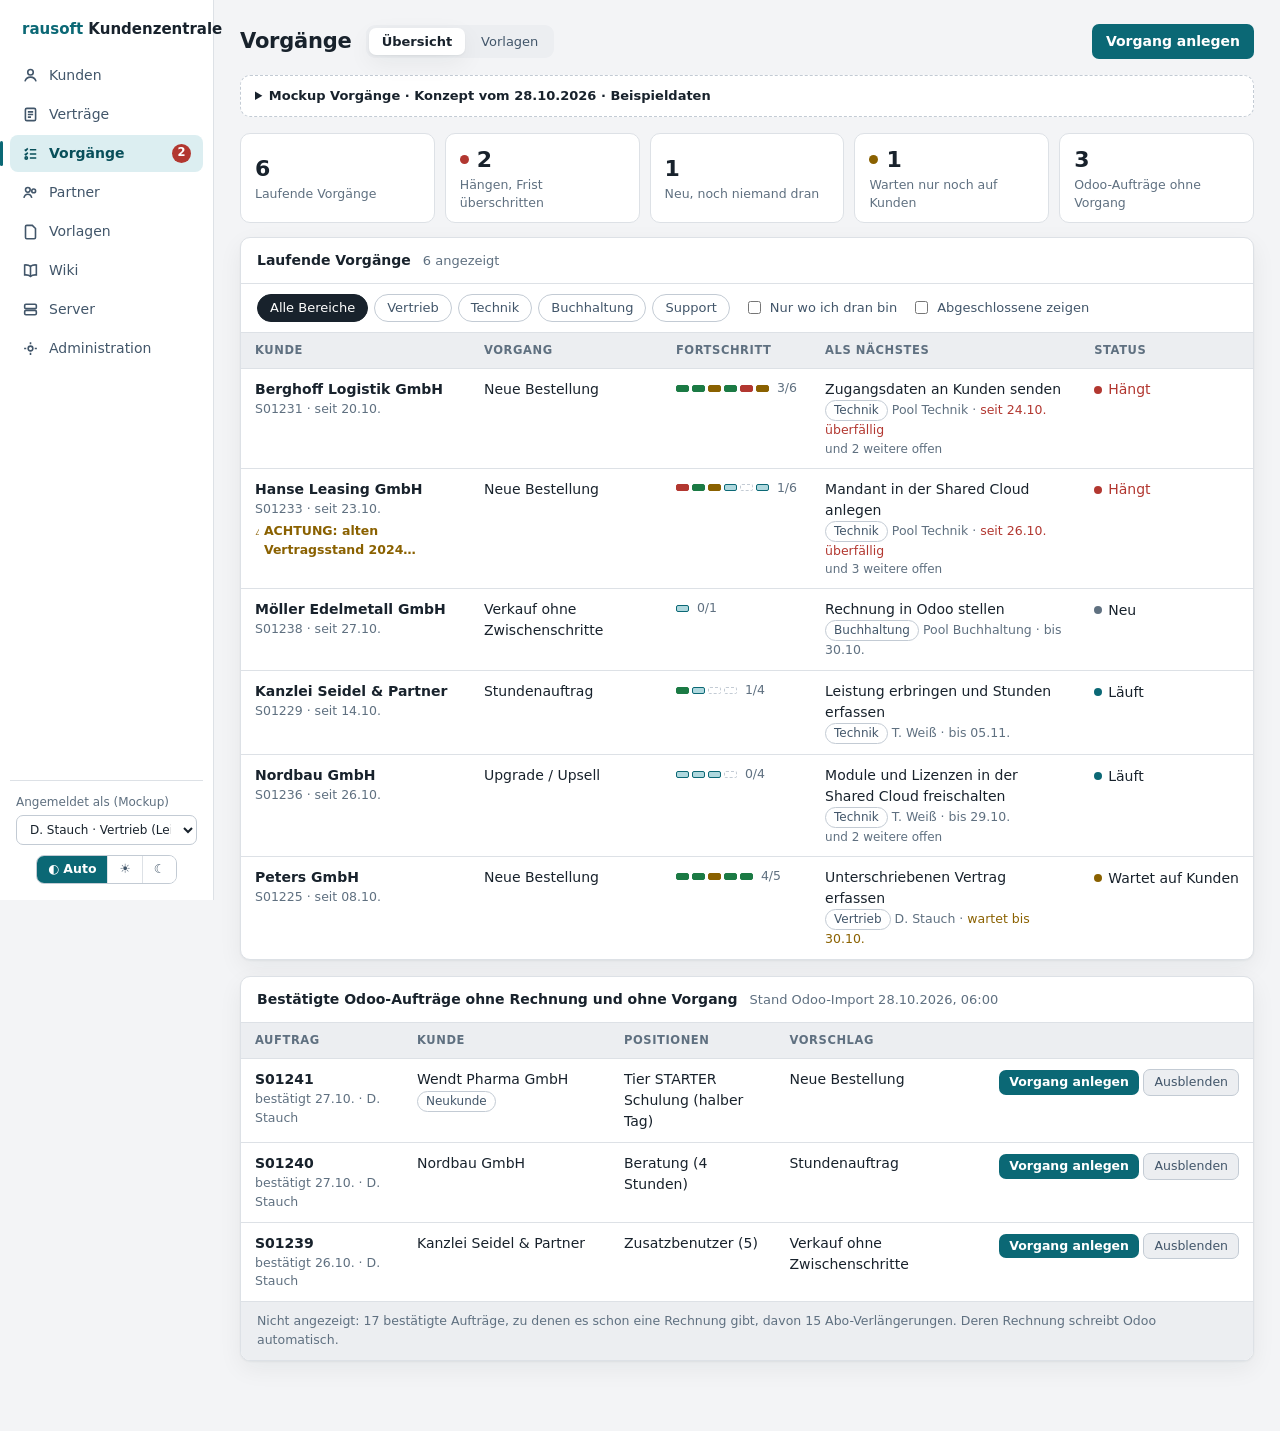
<file: mockup/vorgaenge.html>
<!doctype html>
<html lang="de">
<head>
<meta charset="utf-8">
<meta name="viewport" content="width=device-width, initial-scale=1, viewport-fit=cover">
<title>Kundenzentrale Vorgänge</title>
<meta name="claude:viewport-fit-sides" content="cover">
<style>
/* Layout: App-Rahmen der Kundenzentrale (Seitennavigation links, Inhalt rechts).
   Vorgangsansicht: Schritte links (breit), Fakten und Verlauf rechts.
   Tokens = app.css (Variante A, Ruhig-Konzept: Farbe nur für Status). */
:root{
  --bg:#F3F4F6; --surface:#FFFFFF; --surface2:#ECEEF1; --border:#DDE1E6; --border-strong:#C3CBD4;
  --ink:#18222C; --ink2:#42566A; --muted:#5F7080;
  --accent:#0B6875; --accent-strong:#084F5A; --accent-soft:#DCEEF1; --accent-line:#AFD8DE;
  --good:#1B7A44; --good-bg:#E0F1E7; --warn:#8A6100; --warn-bg:#F8EFD6; --crit:#B23730; --crit-bg:#FAE6E4;
  --knopf-text:#FFFFFF;
  --shadow:0 1px 2px rgba(20,30,40,.05),0 8px 24px rgba(20,30,40,.06);
}
@media (prefers-color-scheme: dark){ :root:not([data-theme="light"]){
  --bg:#0F141A; --surface:#161D25; --surface2:#1C242E; --border:#2B3543; --border-strong:#404E5F;
  --ink:#E9EEF3; --ink2:#B4C1CD; --muted:#7E8D9B;
  --accent:#56BDCB; --accent-strong:#8AD4DF; --accent-soft:#0F3138; --accent-line:#1D4A53;
  --good:#59C78F; --good-bg:#132A1E; --warn:#E3B75E; --warn-bg:#2C2312; --crit:#EB8078; --crit-bg:#341B18;
  --knopf-text:#08252B;
  --shadow:0 1px 2px rgba(0,0,0,.4),0 8px 24px rgba(0,0,0,.3);
  color-scheme:dark; } }
:root[data-theme="dark"]{
  --bg:#0F141A; --surface:#161D25; --surface2:#1C242E; --border:#2B3543; --border-strong:#404E5F;
  --ink:#E9EEF3; --ink2:#B4C1CD; --muted:#7E8D9B;
  --accent:#56BDCB; --accent-strong:#8AD4DF; --accent-soft:#0F3138; --accent-line:#1D4A53;
  --good:#59C78F; --good-bg:#132A1E; --warn:#E3B75E; --warn-bg:#2C2312; --crit:#EB8078; --crit-bg:#341B18;
  --knopf-text:#08252B;
  --shadow:0 1px 2px rgba(0,0,0,.4),0 8px 24px rgba(0,0,0,.3);
  color-scheme:dark; }

*{box-sizing:border-box}
html,body{margin:0; background:var(--bg); color:var(--ink); font:14px/1.5 "Segoe UI",system-ui,-apple-system,"Helvetica Neue",sans-serif}
a{color:var(--accent); text-decoration:none; cursor:pointer}
a:hover{text-decoration:underline}
h1{font-size:21px; font-weight:650; letter-spacing:-.01em; margin:0; text-wrap:balance}
h2{font-size:14px; font-weight:650; margin:0}
button{font:inherit; cursor:pointer; color:inherit}
:focus-visible{outline:2px solid var(--accent); outline-offset:2px}
[hidden]{display:none!important}

/* App-Rahmen */
.app-rahmen{display:grid; grid-template-columns:214px minmax(0,1fr); min-height:100vh}
.seitennav{background:var(--surface); border-right:1px solid var(--border); position:sticky; top:0; height:100vh;
  display:flex; flex-direction:column; padding:14px 10px; padding-left:max(10px,env(safe-area-inset-left,0px))}
.marke{font-weight:700; font-size:15px; white-space:nowrap; padding:4px 12px 16px}
.marke .firma{color:var(--accent)}
.seitennav-links{display:flex; flex-direction:column; gap:2px}
.seitennav-links button{display:flex; align-items:center; gap:10px; padding:8px 12px; border-radius:8px; border:0; background:none;
  color:var(--ink2); font-weight:500; position:relative; text-align:left; white-space:nowrap}
.seitennav-links button:hover{background:var(--surface2)}
.seitennav-links button.active{background:var(--accent-soft); color:var(--accent-strong); font-weight:600}
.seitennav-links button.active::before{content:""; position:absolute; left:-10px; top:6px; bottom:6px; width:3px; border-radius:2px; background:var(--accent)}
.abzeichen{margin-left:auto; min-width:19px; height:19px; border-radius:10px; background:var(--crit); color:var(--surface); font-size:11.5px; font-weight:700; display:inline-flex; align-items:center; justify-content:center; padding:0 5px}
.seitennav-fuss{margin-top:auto; padding:12px 6px 2px; border-top:1px solid var(--border); display:flex; flex-direction:column; gap:10px}
.seitennav-fuss label{font-size:12px; color:var(--muted); display:flex; flex-direction:column; gap:4px}
.thema-segment{display:inline-flex; align-self:center; border:1px solid var(--border-strong); border-radius:8px; overflow:hidden}
.thema-segment button{border:0; background:var(--surface); color:var(--ink2); padding:4px 11px; font-size:12.5px; border-right:1px solid var(--border); white-space:nowrap}
.thema-segment button:last-child{border-right:0}
.thema-segment button.an{background:var(--accent); color:var(--knopf-text); font-weight:600}
.inhalt{max-width:1280px; margin:0 auto; width:100%; min-width:0;
  padding-block:24px 70px; padding-left:max(26px,env(safe-area-inset-left,0px)); padding-right:max(26px,env(safe-area-inset-right,0px))}
@media (max-width:820px){
  .app-rahmen{display:block}
  .seitennav{position:sticky; top:env(safe-area-inset-top,0px); height:auto; z-index:10; flex-direction:row; flex-wrap:wrap; align-items:center; gap:6px 10px;
    border-right:0; border-bottom:1px solid var(--border); padding:8px max(16px,env(safe-area-inset-right,0px)) 8px max(16px,env(safe-area-inset-left,0px))}
  body::before{content:""; position:fixed; inset:0 0 auto; height:env(safe-area-inset-top,0px); z-index:10; background:var(--surface)}
  .marke{padding:0}
  .seitennav-links{flex-direction:row; order:3; width:100%; overflow-x:auto}
  .seitennav-links button{padding:5px 10px}
  .seitennav-links button.active::before, .seitennav-links svg{display:none}
  .seitennav-fuss{margin:0 0 0 auto; border-top:0; padding:0; flex-direction:row; align-items:center}
  .seitennav-fuss label span{display:none}
  .inhalt{padding-left:max(16px,env(safe-area-inset-left,0px)); padding-right:max(16px,env(safe-area-inset-right,0px)); padding-block:16px 70px}
}

/* Bausteine aus app.css */
.seitenkopf{display:flex; align-items:center; gap:10px 14px; margin-bottom:16px; flex-wrap:wrap}
.seitenkopf .rechts{margin-left:auto; display:flex; gap:8px; flex-wrap:wrap}
.karte{background:var(--surface); border:1px solid var(--border); border-radius:10px; box-shadow:var(--shadow); overflow:hidden; min-width:0}
.karte + .karte{margin-top:16px}
.karte-kopf{padding:12px 16px; border-bottom:1px solid var(--border); display:flex; align-items:center; gap:8px 12px; flex-wrap:wrap}
.karte-kopf .zusatz{color:var(--muted); font-size:13px}
.karte-kopf .rechts{margin-left:auto}
.karte-koerper{padding:14px 16px}
.karte-fuss{padding:10px 16px; border-top:1px solid var(--border); color:var(--muted); font-size:12.5px; background:var(--surface2)}
.tabelle-wrap{overflow-x:auto}
table.liste{width:100%; border-collapse:collapse; font-variant-numeric:tabular-nums}
table.liste th{text-align:left; font-size:11.5px; text-transform:uppercase; letter-spacing:.05em; color:var(--muted); font-weight:600; padding:9px 14px; border-bottom:1px solid var(--border); background:var(--surface2); white-space:nowrap}
table.liste td{padding:10px 14px; border-bottom:1px solid var(--border); vertical-align:top}
table.liste tr:last-child td{border-bottom:0}
table.liste tbody tr.klickbar{cursor:pointer}
table.liste tbody tr.klickbar:hover{background:var(--accent-soft)}
td .haupt{font-weight:600}
td .neben, .neben{color:var(--muted); font-size:12.5px}
.pill{display:inline-block; padding:0 8px; border-radius:999px; font-size:12px; font-weight:500; border:1px solid var(--border-strong); color:var(--ink2); white-space:nowrap; line-height:19px}
.status{display:inline-flex; align-items:center; gap:6px; white-space:nowrap; font-weight:500}
.status::before{content:""; width:8px; height:8px; border-radius:50%; background:var(--muted); flex-shrink:0}
.status.gut::before{background:var(--good)} .status.warnung::before{background:var(--warn)}
.status.kritisch::before{background:var(--crit)} .status.akzent::before{background:var(--accent)}
.status.kritisch{color:var(--crit)}
.krittext{color:var(--crit)} .warntext{color:var(--warn)}
.chips{display:flex; gap:6px; flex-wrap:wrap; align-items:center}
.chip{font-size:13px; border:1px solid var(--border-strong); background:var(--surface); color:var(--ink2); border-radius:999px; padding:3px 12px}
.chip:hover{border-color:var(--accent)}
.chip.aktiv{background:var(--ink); border-color:var(--ink); color:var(--surface)}
.knopf{background:var(--accent); color:var(--knopf-text); border:0; border-radius:7px; padding:7px 14px; font-weight:600; white-space:nowrap}
.knopf:hover{background:var(--accent-strong)}
.knopf.sekundaer{background:var(--surface2); color:var(--ink2); border:1px solid var(--border-strong); font-weight:500}
.knopf.sekundaer:hover{background:var(--border)}
.knopf.klein{padding:3px 10px; font-size:12.5px}
.knopf:disabled{opacity:.45; cursor:default}
.textknopf{background:none; border:0; color:var(--accent); padding:2px 0; font-size:13px}
.textknopf:hover{text-decoration:underline}
.seg{display:inline-flex; gap:3px; background:var(--surface2); padding:3px; border-radius:9px}
.seg button{border:0; background:transparent; padding:4px 13px; border-radius:7px; color:var(--ink2); font-size:13px}
.seg button.an{background:var(--surface); color:var(--ink); box-shadow:var(--shadow); font-weight:600}
input[type=text], input[type=date], input[type=number], select, textarea{font:inherit; color:var(--ink); background:var(--surface);
  border:1px solid var(--border-strong); border-radius:7px; padding:6px 9px; min-width:0}
input:focus, select:focus, textarea:focus{outline:2px solid var(--accent-line); border-color:var(--accent)}
input:disabled, select:disabled{background:var(--surface2); color:var(--muted)}
.fehler{color:var(--crit); font-size:12.5px}

/* Hinweis-Kasten (Mockup) */
.mock-hinweis{font-size:13px; color:var(--ink2); border:1px dashed var(--border-strong); border-radius:10px; padding:10px 14px; margin-bottom:16px; background:var(--surface)}
.mock-hinweis summary{cursor:pointer; font-weight:600; color:var(--ink)}
.mock-hinweis ul{margin:6px 0 2px; padding-left:18px}

/* KPI-Zeile */
.kpis{display:grid; grid-template-columns:repeat(auto-fit,minmax(118px,1fr)); gap:10px; margin-bottom:14px}
.kpi{background:var(--surface); border:1px solid var(--border); border-radius:10px; padding:9px 14px; text-align:left; min-width:0}
.kpi:hover{border-color:var(--accent)}
.kpi.an{border-color:var(--ink); box-shadow:inset 0 0 0 1px var(--ink)}
.kpi .wert{font-size:22px; font-weight:600; font-variant-numeric:tabular-nums; display:flex; align-items:center; gap:8px; color:var(--ink)}
.kpi .wert.status::before{width:9px; height:9px}
.kpi .label{color:var(--muted); font-size:12.5px}
.filterleiste{display:flex; gap:10px 14px; flex-wrap:wrap; align-items:center; padding:10px 16px; border-bottom:1px solid var(--border)}
.umschalter{display:inline-flex; align-items:center; gap:6px; font-size:13px; color:var(--ink2); cursor:pointer; user-select:none}
.umschalter input{accent-color:var(--accent)}

/* Fortschritt */
.fortschritt{display:flex; align-items:center; gap:8px; white-space:nowrap}
.balken{display:flex; gap:3px}
.balken i{display:block; width:13px; height:7px; border-radius:2px; background:var(--surface2); border:1px solid var(--border-strong)}
.balken i.erl{background:var(--good); border-color:var(--good)}
.balken i.akt{background:var(--accent-line); border-color:var(--accent)}
.balken i.wartet{background:var(--warn); border-color:var(--warn)}
.balken i.ueber{background:var(--crit); border-color:var(--crit)}
.balken i.gesp{background:transparent; border-style:dashed}
.fortschritt .zahl{color:var(--muted); font-size:12.5px; font-variant-numeric:tabular-nums}
.naechst .titel{font-weight:500}
.naechst .weitere{color:var(--muted); font-size:12px}

/* Vorgangsansicht */
.zurueck{display:inline-block; margin-bottom:10px; font-size:13px}
.vorgang-kopf{background:var(--surface); border:1px solid var(--border); border-radius:10px; box-shadow:var(--shadow); padding:14px 18px; margin-bottom:16px;
  display:flex; flex-wrap:wrap; gap:8px 18px; align-items:center}
.vorgang-kopf .titelblock{min-width:0; flex:1 1 320px}
.vorgang-kopf .meta{color:var(--ink2); margin-top:3px}
.vorgang-kopf .meta .trenn{color:var(--border-strong); margin:0 6px}
.akte{display:grid; grid-template-columns:minmax(0,1.6fr) minmax(0,1fr); gap:16px; align-items:start}
@media (max-width:980px){ .akte{grid-template-columns:minmax(0,1fr)} }
.schritt{display:grid; grid-template-columns:30px minmax(0,1fr) auto; gap:4px 12px; padding:13px 16px; border-bottom:1px solid var(--border)}
.schritt:last-child{border-bottom:0}
.schritt .nr{width:26px; height:26px; border-radius:50%; border:1.5px solid var(--border-strong); display:flex; align-items:center; justify-content:center;
  font-size:12.5px; font-weight:600; color:var(--ink2); font-variant-numeric:tabular-nums}
.schritt.erledigt .nr{background:var(--good); border-color:var(--good); color:var(--surface)}
.schritt.ueber .nr{border-color:var(--crit); color:var(--crit)}
.schritt.wartet .nr{border-color:var(--warn); color:var(--warn)}
.schritt.aktiv .nr{border-color:var(--accent); color:var(--accent)}
.schritt.gesperrt .nr{border-style:dashed}
.schritt.gesperrt .s-titel, .schritt.gesperrt .s-meta{color:var(--muted)}
.schritt.erledigt .s-titel{color:var(--ink2)}
.schritt.entfaellt{opacity:.6}
.schritt.entfaellt .s-titel{text-decoration:line-through; font-weight:400}
.s-haupt{min-width:0}
.s-titel{font-weight:600; padding-top:2px}
.s-meta{color:var(--ink2); font-size:13px; display:flex; flex-wrap:wrap; gap:2px 8px; align-items:center; margin-top:2px}
.s-meta .trenn{color:var(--border-strong)}
.s-auto{font-size:12.5px; color:var(--muted); margin-top:5px}
.s-auto::before{content:"↻"; color:var(--accent); font-weight:700; margin-right:6px}
.s-auto .textknopf{font-size:12.5px; margin-left:8px}
.s-notiz{font-size:13px; color:var(--ink2); margin-top:6px; padding:5px 10px; background:var(--surface2); border-radius:7px}
.s-notiz .wer{color:var(--muted); font-size:12px; margin-left:6px}
.s-rechts{padding-top:2px}
.s-akt{display:flex; gap:6px; flex-wrap:wrap; margin-top:8px}
.s-form{grid-column:2 / -1; margin-top:8px; padding:10px 12px; border:1px solid var(--accent-line); border-radius:8px; background:var(--accent-soft);
  display:flex; flex-wrap:wrap; gap:8px 10px; align-items:flex-end}
.s-form label{display:flex; flex-direction:column; gap:3px; font-size:12.5px; color:var(--ink2); flex:1 1 180px}
.s-form textarea{min-height:56px; resize:vertical}
.s-form .fehler{flex-basis:100%}
@media (max-width:620px){
  .schritt{grid-template-columns:30px minmax(0,1fr)}
  .schritt .nr{grid-row:1 / span 2}
  .s-rechts{grid-column:2; grid-row:1; padding-top:0}
  .s-haupt{grid-column:2; grid-row:2}
  .s-form{grid-column:2}
}
.fakt{display:flex; justify-content:space-between; gap:12px; padding:6px 0; border-bottom:1px dashed var(--border); font-size:13.5px}
.fakt:last-of-type{border-bottom:0}
.fakt .l{color:var(--muted)} .fakt .r{text-align:right; min-width:0; overflow-wrap:anywhere}
.uebergang{font-size:12.5px; color:var(--ink2); background:var(--surface2); border-radius:7px; padding:8px 10px; margin-top:10px}
.verlauf{list-style:none; margin:0; padding:0}
.verlauf li{padding:8px 16px; border-bottom:1px solid var(--border); font-size:13px; display:grid; grid-template-columns:46px minmax(0,1fr); gap:8px}
.verlauf li:last-child{border-bottom:0}
.verlauf .wann{color:var(--muted); font-variant-numeric:tabular-nums}
.verlauf .wer{color:var(--muted); font-size:12px}
.verlauf li.system .text{color:var(--ink2)}

/* Anlegen */
.anlegen{display:grid; grid-template-columns:minmax(0,1.15fr) minmax(0,1fr); gap:16px; align-items:start}
@media (max-width:980px){ .anlegen{grid-template-columns:minmax(0,1fr)} }
.feld{display:flex; flex-direction:column; gap:4px; font-size:13px; color:var(--ink2)}
.feld .hilfe{color:var(--muted); font-size:12px}
.feldgruppe{display:grid; grid-template-columns:repeat(auto-fit,minmax(180px,1fr)); gap:12px; margin-bottom:16px}
.abschnitt{font-size:11.5px; text-transform:uppercase; letter-spacing:.06em; color:var(--muted); font-weight:600; margin:4px 0 8px}
.typwahl{display:grid; grid-template-columns:repeat(auto-fit,minmax(200px,1fr)); gap:8px; margin-bottom:16px}
.typkarte{display:flex; gap:10px; align-items:flex-start; border:1px solid var(--border-strong); border-radius:9px; padding:10px 12px; cursor:pointer; background:var(--surface)}
.typkarte:hover{border-color:var(--accent)}
.typkarte.an{border-color:var(--accent); background:var(--accent-soft)}
.typkarte input{margin-top:3px; accent-color:var(--accent)}
.typkarte .n{font-weight:600}
.typkarte .b{font-size:12.5px; color:var(--muted)}
.typkarte .vorschlag{font-size:10.5px; font-weight:600; letter-spacing:.05em; color:var(--accent); margin-left:6px}
.bedingungen{display:flex; flex-direction:column; gap:6px; margin-bottom:16px}
.bedingungen label{display:flex; gap:8px; align-items:center; font-size:13.5px}
.bedingungen input{accent-color:var(--accent)}
.odoo-band{display:flex; gap:4px 14px; flex-wrap:wrap; align-items:baseline; padding:9px 12px; border-radius:8px; background:var(--surface2); margin-bottom:16px; font-size:13px}
.vorschau-schritt{display:grid; grid-template-columns:24px minmax(0,1fr) auto; gap:2px 10px; padding:9px 16px; border-bottom:1px solid var(--border)}
.vorschau-schritt:last-of-type{border-bottom:0}
.vorschau-schritt .x{grid-column:3; grid-row:1 / span 2; align-self:center}
.vorschau-schritt .nr{color:var(--muted); font-weight:600; font-variant-numeric:tabular-nums}
.vorschau-schritt .t{font-weight:500}
.vorschau-schritt .m{grid-column:2; font-size:12.5px; color:var(--muted)}
.vorschau-schritt.weg .t{text-decoration:line-through; color:var(--muted); font-weight:400}

/* Vorlagen */
.vorlagen-liste{display:grid; grid-template-columns:repeat(auto-fit,minmax(190px,1fr)); gap:8px; margin-bottom:16px}
.vorlagen-liste button{display:block; text-align:left; border:1px solid var(--border-strong); border-radius:9px; background:var(--surface); padding:9px 14px}
.vorlagen-liste button:hover{border-color:var(--accent)}
.vorlagen-liste button.an{background:var(--accent-soft); border-color:var(--accent)}
.vorlagen-liste .n{font-weight:600; display:block}
.vorlagen-liste .b{font-size:12px; color:var(--muted)}
table.editor{border-collapse:collapse; width:100%; min-width:940px; font-size:13px}
table.editor th{text-align:left; font-size:11.5px; text-transform:uppercase; letter-spacing:.05em; color:var(--muted); font-weight:600; padding:8px 8px; background:var(--surface2); border-bottom:1px solid var(--border); white-space:nowrap}
table.editor td{padding:6px 8px; border-bottom:1px solid var(--border); vertical-align:middle}
table.editor tr:last-child td{border-bottom:0}
table.editor input[type=text]{width:100%}
table.editor td.titel{min-width:250px}
table.editor td.mittel{min-width:120px}
table.editor input[type=number]{width:62px}
table.editor select{max-width:190px}
table.editor .nr{color:var(--muted); font-weight:600; width:28px}
.entfernen{border:0; background:none; color:var(--muted); font-size:16px; padding:2px 6px; border-radius:5px}
.entfernen:hover:not(:disabled){color:var(--crit); background:var(--crit-bg)}
.entfernen:disabled{opacity:.4; cursor:default}
.pflege{font-size:12.5px; color:var(--ink2); padding:10px 16px; border-bottom:1px solid var(--border); display:flex; flex-wrap:wrap; gap:4px 14px}
.pflege.gesperrt{background:var(--warn-bg); color:var(--warn)}

/* Hinweis am Vorgang, manuelle Schritte, Schritt hinzufügen */
.vg-hinweis{flex-basis:100%; display:flex; gap:6px 10px; align-items:flex-start; flex-wrap:wrap; background:var(--warn-bg); color:var(--warn);
  border:1px solid color-mix(in srgb, var(--warn) 40%, transparent); border-radius:8px; padding:8px 12px; font-weight:600}
.vg-hinweis .txt{flex:1 1 240px; min-width:0; overflow-wrap:anywhere}
.vg-hinweis .textknopf{font-weight:500}
.vg-hinweis.bearbeiten{background:var(--surface2); color:var(--ink2); border-color:var(--border); font-weight:400; flex-direction:column; align-items:stretch}
.vg-hinweis.bearbeiten label{font-size:12.5px}
textarea.hinweis-feld{width:100%; min-height:46px; resize:vertical}
.hinweis-zeile{margin-top:4px; font-size:12.5px; font-weight:600; color:var(--warn); display:flex; gap:5px; max-width:300px}
.hinweis-zeile span{overflow:hidden; display:-webkit-box; -webkit-line-clamp:2; -webkit-box-orient:vertical}
.manuell{font-size:11px; font-weight:600; letter-spacing:.03em; color:var(--accent); border:1px dashed var(--accent); border-radius:4px; padding:0 5px; line-height:17px; white-space:nowrap}
.textknopf.leise{color:var(--muted); font-size:12.5px}
.textknopf.leise:hover{color:var(--crit)}
.neu-schritt{padding:12px 16px; border-top:1px solid var(--border); background:var(--accent-soft); display:flex; flex-wrap:wrap; gap:8px 10px; align-items:flex-end}
.neu-schritt label{display:flex; flex-direction:column; gap:3px; font-size:12.5px; color:var(--ink2)}
.neu-schritt label.breit{flex:1 1 220px}
.neu-schritt input[type=number]{width:72px}
.neu-schritt .fehler{flex-basis:100%}
.karten-aktion{padding:10px 16px; border-top:1px solid var(--border)}
.vorlagen-liste button.aus{opacity:.6}
.vorlagen-liste button.neu{border-style:dashed; color:var(--accent); font-weight:600}

/* Toast */
.toast{position:fixed; left:50%; transform:translateX(-50%); bottom:calc(20px + env(safe-area-inset-bottom,0px)); z-index:30;
  background:var(--ink); color:var(--surface); border-radius:9px; padding:9px 16px; font-size:13.5px; box-shadow:var(--shadow);
  display:flex; gap:14px; align-items:center; width:max-content; max-width:calc(100% - 32px)}
.toast button{background:none; border:0; color:var(--accent-line); font-weight:600; padding:0}
.leer{padding:26px 16px; text-align:center; color:var(--muted)}
@media (prefers-reduced-motion: no-preference){ .toast{animation:rein .18s ease-out} @keyframes rein{from{opacity:0}} }
</style>
</head>
<body>
<div class="app-rahmen">
  <aside class="seitennav" id="nav"></aside>
  <main class="inhalt" id="inhalt"></main>
</div>
<div class="toast" id="toast" role="status" aria-live="polite" hidden></div>

<script>
/* ===== Stammdaten (Beispiele) ===== */
const HEUTE = new Date(2026, 9, 28);
const d = (t, m) => new Date(2026, m - 1, t);
const plus = (dt, n) => { const x = new Date(dt); x.setDate(x.getDate() + n); return x; };
const fmt = dt => dt ? String(dt.getDate()).padStart(2, '0') + '.' + String(dt.getMonth() + 1).padStart(2, '0') + '.' : '';
const isoDatum = dt => dt.getFullYear() + '-' + String(dt.getMonth() + 1).padStart(2, '0') + '-' + String(dt.getDate()).padStart(2, '0');
const ausIso = s => { const [y, m, t] = (s || '').split('-').map(Number); return y ? new Date(y, m - 1, t) : null; };
const tageZwischen = (a, b) => Math.round((b - a) / 86400000);
const esc = s => String(s ?? '').replace(/[&<>"]/g, c => ({ '&': '&amp;', '<': '&lt;', '>': '&gt;', '"': '&quot;' }[c]));

const BEREICHE = { vertrieb: 'Vertrieb', technik: 'Technik', buchhaltung: 'Buchhaltung', support: 'Support' };
const PERSONEN = {
  stauch:  { n: 'D. Stauch',  b: 'vertrieb' },
  weiss:   { n: 'T. Weiß',    b: 'technik' },
  becker:  { n: 'A. Becker',  b: 'buchhaltung' },
  krause:  { n: 'S. Krause',  b: 'support' },
  hofmann: { n: 'K. Hofmann', b: 'support' },
  system:  { n: 'System (Odoo-Import)', b: null },
};
const LEITER = { vertrieb: 'stauch', technik: 'weiss', buchhaltung: 'becker', support: 'hofmann' };
const AUTO = {
  odoo: 'der Odoo-Import die Rechnung zum Auftrag findet',
  vertrag: 'der Vertrag in der Kundenzentrale auf „unterschrieben" steht',
};
const AUTO_KURZ = { '': 'nie', odoo: 'Rechnung in Odoo', vertrag: 'Vertrag unterschrieben' };
const INFO = { keine: 'keiner', mail: 'Mail', teams: 'Teams' };
const KUNDEN = ['Berghoff Logistik GmbH', 'Brandt Spedition KG', 'Hanse Leasing GmbH', 'Kanzlei Seidel & Partner',
  'Möller Edelmetall GmbH', 'Nordbau GmbH', 'Peters GmbH', 'Wendt Pharma GmbH'];

const S = (t, b, frist, extra = {}) => ({ t, b, frist, wartet: null, bed: '', info: 'keine', pflicht: '', auto: '', ...extra });
let VORLAGEN = [
  { id: 'neu', name: 'Neue Bestellung', beschr: 'Neukunde: Mandant, Vertrag, Rechnung, Zugang, Schulung', stand: 3, schritte: [
    S('Mandant in der Shared Cloud anlegen', 'technik', 3, { info: 'mail', pflicht: 'Mandanten-ID' }),
    S('Vertrag an Kunden senden', 'vertrieb', 2),
    S('Unterschriebenen Vertrag erfassen', 'vertrieb', 14, { wartet: 1, auto: 'vertrag' }),
    S('Rechnung in Odoo stellen', 'buchhaltung', 3, { info: 'mail', auto: 'odoo' }),
    S('Zugangsdaten an Kunden senden', 'technik', 2, { wartet: 0, info: 'teams' }),
    S('Schulungstermin vereinbaren', 'support', 7, { bed: 'Schulung bestellt', info: 'mail' }),
  ]},
  { id: 'upgrade', name: 'Upgrade / Upsell', beschr: 'Bestandskunde: Freischaltung, Nachtrag, Rechnung', stand: 2, schritte: [
    S('Module und Lizenzen in der Shared Cloud freischalten', 'technik', 3, { info: 'mail' }),
    S('Vertragsnachtrag an Kunden senden', 'vertrieb', 2, { bed: 'Vertragsnachtrag nötig' }),
    S('Rechnung in Odoo stellen', 'buchhaltung', 3, { info: 'mail', auto: 'odoo' }),
    S('Kunden über die Freischaltung informieren', 'vertrieb', 1, { wartet: 0 }),
    S('Schulungstermin vereinbaren', 'support', 7, { bed: 'Schulung bestellt', info: 'mail' }),
  ]},
  { id: 'stunden', name: 'Stundenauftrag', beschr: 'Projekt ohne Software, z. B. Einrichtung oder Beratung', stand: 1, schritte: [
    S('Termin mit Kunden abstimmen', 'technik', 5, { info: 'mail' }),
    S('Leistung erbringen und Stunden erfassen', 'technik', 20, { wartet: 0 }),
    S('Rechnung in Odoo stellen', 'buchhaltung', 3, { wartet: 1, info: 'mail', auto: 'odoo' }),
  ]},
  { id: 'direkt', name: 'Verkauf ohne Zwischenschritte', beschr: 'Nur Rechnung, z. B. Zusatzlizenz', stand: 1, schritte: [
    S('Rechnung in Odoo stellen', 'buchhaltung', 3, { info: 'mail', auto: 'odoo' }),
  ]},
];
const vorlage = id => VORLAGEN.find(v => v.id === id);
VORLAGEN.forEach(v => { v.aktiv = true; });
let typZaehler = 0;

/* ===== Vorgänge (Beispiele) ===== */
let seq = 0;
function baue(vid, ueber) {
  return vorlage(vid).schritte.map((s, i) => ({ ...s, status: 'offen', zust: null, fristDat: null, erledigtAm: null,
    erledigtVon: null, wv: null, wert: '', notiz: null, ...(ueber[i] || {}) }));
}
const N = (text, wer, am) => ({ text, wer, am });
let VORGAENGE = [
  { id: 1, kunde: 'Berghoff Logistik GmbH', typ: 'neu', stand: 3, odoo: 'S01231', bestaetigt: d(20,10), start: d(20,10), von: 'stauch',
    ap: 'Frau Berghoff (GF)', positionen: ['Tier PROFESSIONAL', 'Add-on WorldCheck', 'Schulung (halber Tag)'],
    schritte: baue('neu', [
      { status: 'erledigt', zust: 'weiss', fristDat: d(23,10), erledigtAm: d(22,10), erledigtVon: 'weiss', wert: 'BERGHOFF-01', notiz: N('Mandant angelegt, Stammdaten-Import läuft', 'weiss', d(22,10)) },
      { status: 'erledigt', zust: 'stauch', fristDat: d(22,10), erledigtAm: d(21,10), erledigtVon: 'stauch', notiz: N('Vertrag per Mail an Frau Berghoff', 'stauch', d(21,10)) },
      { status: 'wartet', zust: 'stauch', fristDat: d(4,11), wv: d(4,11), notiz: N('Unterschrift der Geschäftsführung kommt nächste Woche', 'stauch', d(27,10)) },
      { status: 'erledigt', zust: 'becker', fristDat: d(23,10), erledigtAm: d(23,10), erledigtVon: 'system', notiz: N('Rechnung RE/2026/0412 zum Auftrag gefunden', 'system', d(23,10)) },
      { status: 'offen', fristDat: d(24,10) },
      { status: 'wartet', zust: 'krause', fristDat: d(31,10), wv: d(31,10), notiz: N('Terminvorschläge 10. und 12.11. gesendet', 'krause', d(24,10)) },
    ]) },
  { id: 2, kunde: 'Nordbau GmbH', typ: 'upgrade', stand: 2, odoo: 'S01236', bestaetigt: d(26,10), start: d(26,10), von: 'stauch',
    ap: 'Herr Albers (IT-Leitung)', positionen: ['Upgrade auf ENTERPRISE', 'Zusatzbenutzer (10)'],
    schritte: baue('upgrade', [
      { status: 'inarbeit', zust: 'weiss', fristDat: d(29,10) },
      { status: 'offen', zust: 'stauch', fristDat: d(28,10) },
      { status: 'offen', fristDat: d(29,10) },
      { status: 'offen' },
      { status: 'entfaellt' },
    ]) },
  { id: 3, kunde: 'Kanzlei Seidel & Partner', typ: 'stunden', stand: 1, odoo: 'S01229', bestaetigt: d(14,10), start: d(14,10), von: 'stauch',
    ap: 'Frau Dr. Seidel (Partnerin)', positionen: ['Einrichtung Schnittstelle (8 Stunden)'],
    schritte: baue('stunden', [
      { status: 'erledigt', zust: 'weiss', fristDat: d(19,10), erledigtAm: d(16,10), erledigtVon: 'weiss', notiz: N('Termin vor Ort am 30.10.', 'weiss', d(16,10)) },
      { status: 'inarbeit', zust: 'weiss', fristDat: d(5,11) },
      { status: 'offen' },
    ]) },
  { id: 4, kunde: 'Peters GmbH', typ: 'neu', stand: 3, odoo: 'S01225', bestaetigt: d(8,10), start: d(8,10), von: 'stauch',
    ap: 'Herr Peters (GF)', positionen: ['Tier STARTER'],
    schritte: baue('neu', [
      { status: 'erledigt', zust: 'weiss', fristDat: d(11,10), erledigtAm: d(9,10), erledigtVon: 'weiss', wert: 'PETERS-01' },
      { status: 'erledigt', zust: 'stauch', fristDat: d(10,10), erledigtAm: d(9,10), erledigtVon: 'stauch' },
      { status: 'wartet', zust: 'stauch', fristDat: d(30,10), wv: d(30,10), notiz: N('Vertrag liegt bei der Rechtsabteilung des Kunden', 'stauch', d(20,10)) },
      { status: 'erledigt', zust: 'becker', fristDat: d(11,10), erledigtAm: d(10,10), erledigtVon: 'system' },
      { status: 'erledigt', zust: 'weiss', fristDat: d(11,10), erledigtAm: d(10,10), erledigtVon: 'weiss' },
      { status: 'entfaellt' },
    ]) },
  { id: 5, kunde: 'Möller Edelmetall GmbH', typ: 'direkt', stand: 1, odoo: 'S01238', bestaetigt: d(27,10), start: d(27,10), von: 'stauch',
    ap: 'Frau Möller (Einkauf)', positionen: ['Zusatzbenutzer (3)'],
    schritte: baue('direkt', [ { status: 'offen', fristDat: d(30,10) } ]) },
  { id: 6, kunde: 'Brandt Spedition KG', typ: 'upgrade', stand: 2, odoo: 'S01219', bestaetigt: d(1,10), start: d(1,10), von: 'stauch',
    ap: 'Herr Brandt (GF)', positionen: ['Add-on WorldCheck'],
    schritte: baue('upgrade', [
      { status: 'erledigt', zust: 'weiss', erledigtAm: d(2,10), erledigtVon: 'weiss' },
      { status: 'erledigt', zust: 'stauch', erledigtAm: d(2,10), erledigtVon: 'stauch' },
      { status: 'erledigt', zust: 'becker', erledigtAm: d(3,10), erledigtVon: 'system' },
      { status: 'erledigt', zust: 'stauch', erledigtAm: d(6,10), erledigtVon: 'stauch' },
      { status: 'entfaellt' },
    ]) },
  { id: 7, kunde: 'Hanse Leasing GmbH', typ: 'neu', stand: 3, odoo: 'S01233', bestaetigt: d(23,10), start: d(23,10), von: 'stauch',
    ap: 'Herr Kühn (Compliance)', positionen: ['Tier PROFESSIONAL', 'Schulung (halber Tag)'],
    schritte: baue('neu', [
      { status: 'offen', fristDat: d(26,10) },
      { status: 'erledigt', zust: 'stauch', fristDat: d(25,10), erledigtAm: d(24,10), erledigtVon: 'stauch' },
      { status: 'wartet', zust: 'stauch', fristDat: d(6,11), wv: d(6,11), notiz: N('Herr Kühn sendet unterschrieben zurück', 'stauch', d(24,10)) },
      { status: 'inarbeit', zust: 'becker', fristDat: d(28,10) },
      { status: 'offen' },
      { status: 'offen', fristDat: d(30,10) },
    ]) },
];
// Beispiele für Einzelfall-Anpassungen: Hinweis und manueller Schritt
VORGAENGE.find(v => v.id === 7).hinweis = 'ACHTUNG: alten Vertragsstand 2024 versenden, so mit Herrn Kühn vereinbart';
VORGAENGE.find(v => v.id === 3).schritte.push({ ...S('Schnittstellen-Doku an Kunden senden', 'technik', 3, { wartet: 1, manuell: true }),
  status: 'offen', zust: 'weiss', fristDat: null, erledigtAm: null, erledigtVon: null, wv: null, wert: '', notiz: null });

// Verlauf je Vorgang aus den Beispieldaten ableiten
VORGAENGE.forEach(v => {
  v.verlauf = [{ am: v.start, wer: v.von, text: `Vorgang angelegt aus Vorlage „${vorlage(v.typ).name}" (Stand ${v.stand})`, n: seq++ }];
  if (v.hinweis) v.verlauf.push({ am: v.start, wer: v.von, text: `Hinweis gesetzt: ${v.hinweis}`, n: seq++ });
  v.schritte.forEach((s, i) => {
    if (s.manuell) v.verlauf.push({ am: v.start, wer: v.von, text: `Schritt ${i + 1} von Hand hinzugefügt: ${s.t}`, n: seq++ });
    if (s.erledigtAm) v.verlauf.push({ am: s.erledigtAm, wer: s.erledigtVon, text: `Schritt ${i + 1} erledigt: ${s.t}`, n: seq++ });
    if (s.notiz) v.verlauf.push({ am: s.notiz.am, wer: s.notiz.wer, text: `Schritt ${i + 1}: ${s.notiz.text}`, n: seq++ });
  });
});

let VORSCHLAEGE = [
  { odoo: 'S01241', kunde: 'Wendt Pharma GmbH', neukunde: true, bestaetigt: d(27,10), von: 'stauch', ap: 'Frau Wendt (Compliance)', positionen: ['Tier STARTER', 'Schulung (halber Tag)'], vorlage: 'neu' },
  { odoo: 'S01240', kunde: 'Nordbau GmbH', bestaetigt: d(27,10), von: 'stauch', ap: 'Herr Albers (IT-Leitung)', positionen: ['Beratung (4 Stunden)'], vorlage: 'stunden' },
  { odoo: 'S01239', kunde: 'Kanzlei Seidel & Partner', bestaetigt: d(26,10), von: 'stauch', ap: 'Frau Dr. Seidel (Partnerin)', positionen: ['Zusatzbenutzer (5)'], vorlage: 'direkt' },
];
const NICHT_ANGEZEIGT = { mitRechnung: 17, abo: 15 };

/* ===== Ableitungen ===== */
const fertigOderWeg = s => s.status === 'erledigt' || s.status === 'entfaellt';
const gesperrt = (v, s) => s.wartet != null && v.schritte[s.wartet] && !fertigOderWeg(v.schritte[s.wartet]);
const aktiv = (v, s) => !fertigOderWeg(s) && !gesperrt(v, s);
const ueberfaellig = (v, s) => aktiv(v, s) && s.status !== 'wartet' && s.fristDat && s.fristDat < HEUTE;
function vStatus(v) {
  const rel = v.schritte.filter(s => s.status !== 'entfaellt');
  if (rel.every(s => s.status === 'erledigt')) return 'fertig';
  if (rel.some(s => ueberfaellig(v, s))) return 'haengt';
  const akt = rel.filter(s => aktiv(v, s));
  if (akt.length && akt.every(s => s.status === 'wartet')) return 'wartet';
  if (!rel.some(s => s.status !== 'offen')) return 'neu';
  return 'laeuft';
}
const VST = { haengt: ['Hängt', 'kritisch', 0], neu: ['Neu', '', 1], laeuft: ['Läuft', 'akzent', 2], wartet: ['Wartet auf Kunden', 'warnung', 3], fertig: ['Abgeschlossen', 'gut', 4] };
function aktiveSchritte(v) {
  return v.schritte.map((s, i) => ({ s, i })).filter(x => aktiv(v, x.s))
    .sort((a, b) => (ueberfaellig(v, b.s) - ueberfaellig(v, a.s)) || ((a.s.status === 'wartet') - (b.s.status === 'wartet')) || a.i - b.i);
}
const name = k => k ? (PERSONEN[k]?.n ?? k) : '';
const meins = (v, s) => aktiv(v, s) && (s.zust === ich || (!s.zust && s.b === PERSONEN[ich].b));

/* ===== Zustand der Oberfläche ===== */
let ich = 'stauch';
let ansicht = 'uebersicht', aktId = null;
let fBereich = 'alle', fNurIch = false, fStatus = null, fFertig = false;
let formular = null;           // { i, art } in der Vorgangsansicht
let formFehler = '';
let entwurf = null;            // Anlegen
let aktVorlage = 'neu';
let ausgeblendet = [];

const $ = s => document.querySelector(s);
const inhalt = $('#inhalt');

/* ===== Navigation ===== */
const IKONE = {
  kunden: '<circle cx="8" cy="5" r="2.6"/><path d="M2.8 13.5c.7-2.6 2.8-4 5.2-4s4.5 1.4 5.2 4"/>',
  vertraege: '<rect x="3.2" y="2.2" width="9.6" height="11.6" rx="1.4"/><path d="M5.5 5.5h5M5.5 8h5M5.5 10.5h3"/>',
  vorgaenge: '<path d="M2.6 4.2l1 1 1.8-2M2.6 8.2l1 1 1.8-2"/><path d="M7.4 4.4h6M7.4 8.4h6M7.4 12.2h6"/><circle cx="4" cy="12.2" r="1.1"/>',
  partner: '<circle cx="5.5" cy="5.5" r="2.2"/><circle cx="11" cy="6.5" r="1.8"/><path d="M1.8 13c.5-2.2 2-3.4 3.7-3.4S8.7 10.8 9.2 13"/>',
  vorlagen: '<path d="M4.5 2.2h5.2l3 3v8.4a1.2 1.2 0 0 1-1.2 1.2H4.5a1.2 1.2 0 0 1-1.2-1.2V3.4a1.2 1.2 0 0 1 1.2-1.2Z"/>',
  wiki: '<path d="M8 4.2C6.6 3 4.6 2.6 2.5 2.8v9.4c2.1-.2 4.1.2 5.5 1.4 1.4-1.2 3.4-1.6 5.5-1.4V2.8C11.4 2.6 9.4 3 8 4.2Z"/><path d="M8 4.2v9.4"/>',
  server: '<rect x="2.5" y="3" width="11" height="4.2" rx="1.2"/><rect x="2.5" y="8.8" width="11" height="4.2" rx="1.2"/>',
  admin: '<circle cx="8" cy="8" r="2.2"/><path d="M8 2v2M8 12v2M2 8h2M12 8h2"/>',
};
const NAV = [['kunden', 'Kunden'], ['vertraege', 'Verträge'], ['vorgaenge', 'Vorgänge'], ['partner', 'Partner'], ['vorlagen', 'Vorlagen'], ['wiki', 'Wiki'], ['server', 'Server'], ['admin', 'Administration']];
let thema = null;
try { thema = localStorage.getItem('kz-thema'); } catch (e) {}
if (thema) document.documentElement.dataset.theme = thema;

function renderNav() {
  const haengen = VORGAENGE.filter(v => vStatus(v) === 'haengt').length;
  $('#nav').innerHTML = `
    <div class="marke"><span class="firma">rausoft</span> Kundenzentrale</div>
    <nav class="seitennav-links" aria-label="Hauptnavigation">
      ${NAV.map(([k, t]) => `<button data-nav="${k}" class="${k === 'vorgaenge' ? 'active' : ''}">
        <svg width="17" height="17" viewBox="0 0 16 16" fill="none" stroke="currentColor" stroke-width="1.5" aria-hidden="true">${IKONE[k]}</svg>${t}
        ${k === 'vorgaenge' && haengen ? `<span class="abzeichen" title="${haengen} Vorgänge hängen">${haengen}</span>` : ''}</button>`).join('')}
    </nav>
    <div class="seitennav-fuss">
      <label for="ich"><span>Angemeldet als (Mockup)</span>
        <select id="ich">${Object.entries(PERSONEN).filter(([k]) => k !== 'system').map(([k, p]) =>
          `<option value="${k}" ${k === ich ? 'selected' : ''}>${p.n} · ${BEREICHE[p.b]}${LEITER[p.b] === k ? ' (Leitung)' : ''}</option>`).join('')}</select></label>
      <span class="thema-segment" role="group" aria-label="Darstellung">
        <button data-thema="" class="${!thema ? 'an' : ''}" title="Systemeinstellung">◐ Auto</button>
        <button data-thema="light" class="${thema === 'light' ? 'an' : ''}" title="Hell">☀</button>
        <button data-thema="dark" class="${thema === 'dark' ? 'an' : ''}" title="Dunkel">☾</button>
      </span>
    </div>`;
}

/* ===== Ansicht: Übersicht ===== */
function balken(v) {
  const rel = v.schritte.filter(s => s.status !== 'entfaellt');
  const erl = rel.filter(s => s.status === 'erledigt').length;
  return `<div class="fortschritt" title="${erl} von ${rel.length} Schritten erledigt"><span class="balken">${rel.map(s => {
    const c = s.status === 'erledigt' ? 'erl' : gesperrt(v, s) ? 'gesp' : ueberfaellig(v, s) ? 'ueber' : s.status === 'wartet' ? 'wartet' : 'akt';
    return `<i class="${c}"></i>`; }).join('')}</span><span class="zahl">${erl}/${rel.length}</span></div>`;
}
function statusHtml(v) { const [t, c] = VST[vStatus(v)]; return `<span class="status ${c}">${t}</span>`; }

function renderUebersicht() {
  const offen = VORGAENGE.filter(v => vStatus(v) !== 'fertig');
  const n = st => VORGAENGE.filter(v => vStatus(v) === st).length;
  let liste = VORGAENGE.filter(v => fFertig || vStatus(v) !== 'fertig');
  if (fStatus) liste = liste.filter(v => vStatus(v) === fStatus);
  if (fBereich !== 'alle') liste = liste.filter(v => v.schritte.some(s => aktiv(v, s) && s.b === fBereich));
  if (fNurIch) liste = liste.filter(v => v.schritte.some(s => meins(v, s)));
  liste.sort((a, b) => VST[vStatus(a)][2] - VST[vStatus(b)][2] || a.start - b.start);
  const vorschl = VORSCHLAEGE.filter(x => !ausgeblendet.includes(x.odoo));

  inhalt.innerHTML = `
    ${kopfVorgaenge('uebersicht')}
    <details class="mock-hinweis"><summary>Mockup Vorgänge · Konzept vom 28.10.2026 · Beispieldaten</summary>
      <ul>
        <li>Unten links die Person wechseln: „Nur wo ich dran bin" zeigt dann deren Aufgaben und den Pool ihres Bereichs.</li>
        <li>Einen Odoo-Auftrag unten mit „Vorgang anlegen" übernehmen. Im Vorgang Schritte übernehmen, abhaken oder auf den Kunden warten lassen.</li>
        <li>Beim Anlegen und im laufenden Vorgang Schritte entfernen oder von Hand hinzufügen und einen Hinweis erfassen. Unter „Vorlagen" neue Vorgangstypen anlegen, kopieren oder deaktivieren.</li>
        <li>Im Übergang bleiben Angebot, Auftragsbestätigung und Rechnung in Odoo. Nichts wird gespeichert, neu laden setzt alles zurück.</li>
      </ul></details>
    <div class="kpis">
      ${kpi(null, offen.length, 'Laufende Vorgänge', '')}
      ${kpi('haengt', n('haengt'), 'Hängen, Frist überschritten', 'kritisch')}
      ${kpi('neu', n('neu'), 'Neu, noch niemand dran', '')}
      ${kpi('wartet', n('wartet'), 'Warten nur noch auf Kunden', 'warnung')}
      <button class="kpi" data-akt="zu-odoo"><div class="wert">${vorschl.length}</div><div class="label">Odoo-Aufträge ohne Vorgang</div></button>
    </div>
    <section class="karte">
      <div class="karte-kopf"><h2>Laufende Vorgänge</h2><span class="zusatz">${liste.length} angezeigt</span></div>
      <div class="filterleiste">
        <div class="chips" role="group" aria-label="Bereich">
          <button class="chip ${fBereich === 'alle' ? 'aktiv' : ''}" data-bereich="alle">Alle Bereiche</button>
          ${Object.entries(BEREICHE).map(([k, t]) => `<button class="chip ${fBereich === k ? 'aktiv' : ''}" data-bereich="${k}">${t}</button>`).join('')}
        </div>
        <label class="umschalter" for="nurich"><input type="checkbox" id="nurich" ${fNurIch ? 'checked' : ''}> Nur wo ich dran bin</label>
        <label class="umschalter" for="fertig"><input type="checkbox" id="fertig" ${fFertig ? 'checked' : ''}> Abgeschlossene zeigen</label>
        ${fStatus ? `<button class="textknopf" data-akt="status-weg">Filter „${VST[fStatus][0]}" aufheben</button>` : ''}
      </div>
      ${liste.length ? `<div class="tabelle-wrap"><table class="liste"><thead><tr>
        <th>Kunde</th><th>Vorgang</th><th>Fortschritt</th><th>Als Nächstes</th><th>Status</th></tr></thead><tbody>
        ${liste.map(v => zeile(v)).join('')}</tbody></table></div>`
        : `<div class="leer">Keine Vorgänge für diesen Filter.</div>`}
    </section>
    <section class="karte" id="odoo">
      <div class="karte-kopf"><h2>Bestätigte Odoo-Aufträge ohne Rechnung und ohne Vorgang</h2>
        <span class="zusatz">Stand Odoo-Import 28.10.2026, 06:00</span></div>
      ${vorschl.length ? `<div class="tabelle-wrap"><table class="liste"><thead><tr>
        <th>Auftrag</th><th>Kunde</th><th>Positionen</th><th>Vorschlag</th><th></th></tr></thead><tbody>
        ${vorschl.map(x => `<tr>
          <td><div class="haupt">${x.odoo}</div><div class="neben">bestätigt ${fmt(x.bestaetigt)} · ${name(x.von)}</div></td>
          <td>${esc(x.kunde)}${x.neukunde ? ' <span class="pill">Neukunde</span>' : ''}</td>
          <td>${x.positionen.map(esc).join('<br>')}</td>
          <td>${vorlage(x.vorlage).name}</td>
          <td style="text-align:right; white-space:nowrap"><button class="knopf klein" data-akt="aus-odoo" data-odoo="${x.odoo}">Vorgang anlegen</button>
            <button class="knopf sekundaer klein" data-akt="ausblenden" data-odoo="${x.odoo}">Ausblenden</button></td></tr>`).join('')}
        </tbody></table></div>` : `<div class="leer">Alle bestätigten Aufträge ohne Rechnung haben einen Vorgang.</div>`}
      <div class="karte-fuss">Nicht angezeigt: ${NICHT_ANGEZEIGT.mitRechnung} bestätigte Aufträge, zu denen es schon eine Rechnung gibt, davon ${NICHT_ANGEZEIGT.abo} Abo-Verlängerungen. Deren Rechnung schreibt Odoo automatisch.${ausgeblendet.length ? ` Von Hand ausgeblendet: ${ausgeblendet.length}.` : ''}</div>
    </section>`;
}
function kpi(st, wert, label, cls) {
  return `<button class="kpi ${fStatus === st && st ? 'an' : ''}" data-kpi="${st ?? ''}"><div class="wert ${cls ? 'status ' + cls : ''}">${wert}</div><div class="label">${label}</div></button>`;
}
function zeile(v) {
  const akt = aktiveSchritte(v);
  const erst = akt[0];
  let naechst = '<span class="neben">Alles erledigt</span>';
  if (erst) {
    const s = erst.s, ue = ueberfaellig(v, s);
    const wer = s.zust ? name(s.zust) : `Pool ${BEREICHE[s.b]}`;
    const wann = s.status === 'wartet' ? `<span class="warntext">wartet bis ${fmt(s.wv)}</span>` :
      ue ? `<span class="krittext">seit ${fmt(s.fristDat)} überfällig</span>` : s.fristDat ? `bis ${fmt(s.fristDat)}` : '';
    naechst = `<div class="naechst"><div class="titel">${esc(s.t)}</div>
      <div class="neben"><span class="pill">${BEREICHE[s.b]}</span> ${wer}${wann ? ' · ' + wann : ''}</div>
      ${akt.length > 1 ? `<div class="weitere">und ${akt.length - 1} weitere${akt.length - 1 === 1 ? 'r' : ''} offen</div>` : ''}</div>`;
  }
  return `<tr class="klickbar" data-vorgang="${v.id}" tabindex="0">
    <td><div class="haupt">${esc(v.kunde)}</div><div class="neben">${v.odoo || 'ohne Odoo-Auftrag'} · seit ${fmt(v.start)}</div>
      ${v.hinweis ? `<div class="hinweis-zeile" title="${esc(v.hinweis)}"><span aria-hidden="true">⚠</span><span>${esc(v.hinweis)}</span></div>` : ''}</td>
    <td>${vorlage(v.typ).name}</td><td>${balken(v)}</td><td>${naechst}</td><td>${statusHtml(v)}</td></tr>`;
}
function kopfVorgaenge(tab) {
  return `<div class="seitenkopf"><h1>Vorgänge</h1>
    <div class="seg" role="tablist"><button role="tab" aria-selected="${tab === 'uebersicht'}" class="${tab === 'uebersicht' ? 'an' : ''}" data-ansicht="uebersicht">Übersicht</button>
      <button role="tab" aria-selected="${tab === 'vorlagen'}" class="${tab === 'vorlagen' ? 'an' : ''}" data-ansicht="vorlagen">Vorlagen</button></div>
    <div class="rechts"><button class="knopf" data-akt="neu">Vorgang anlegen</button></div></div>`;
}

/* ===== Ansicht: Vorgang ===== */
function renderVorgang() {
  const v = VORGAENGE.find(x => x.id === aktId);
  if (!v) { ansicht = 'uebersicht'; return render(); }
  const vl = vorlage(v.typ);
  inhalt.innerHTML = `
    <a class="zurueck" data-ansicht="uebersicht" href="#uebersicht">← Alle Vorgänge</a>
    <div class="vorgang-kopf">
      <div class="titelblock"><h1>${esc(v.kunde)}</h1>
        <div class="meta">${vl.name}<span class="trenn">|</span>${v.odoo ? 'Odoo-Auftrag ' + v.odoo : 'ohne Odoo-Auftrag'}<span class="trenn">|</span>seit ${fmt(v.start)}, angelegt von ${name(v.von)}</div></div>
      ${balken(v)} ${statusHtml(v)}
      ${hinweisBlock(v)}
    </div>
    <div class="akte">
      <section class="karte"><div class="karte-kopf"><h2>Schritte</h2>
        <span class="zusatz">Jeder Schritt ist eine Aufgabe im Pool seines Bereichs</span></div>
        ${v.schritte.map((s, i) => schrittHtml(v, s, i)).join('')}
        ${vStatus(v) !== 'fertig' ? neuSchrittHtml(v.schritte, formular?.art === 'neu', 'vg') : ''}
      </section>
      <div>
        <section class="karte"><div class="karte-kopf"><h2>Auftrag</h2></div><div class="karte-koerper">
          <div class="fakt"><span class="l">Odoo-Auftrag</span><span class="r">${v.odoo || '—'}${v.bestaetigt ? `, bestätigt ${fmt(v.bestaetigt)}` : ''}</span></div>
          <div class="fakt"><span class="l">Positionen</span><span class="r">${v.positionen.length ? v.positionen.map(esc).join('<br>') : '—'}</span></div>
          <div class="fakt"><span class="l">Ansprechpartner</span><span class="r">${esc(v.ap || '—')}</span></div>
          <div class="fakt"><span class="l">Vorlage</span><span class="r">${vl.name}, Stand ${v.stand}</span></div>
          <div class="fakt"><span class="l">In der Kundenakte</span><span class="r"><a data-akt="akte">Strang „Verkauf ${v.odoo || 'ohne Nr.'}"</a></span></div>
          <div class="uebergang">Im Übergang bleiben Angebot, Auftragsbestätigung und Rechnung in Odoo. Hier läuft nur die Abwicklung.</div>
        </div></section>
        <section class="karte"><div class="karte-kopf"><h2>Verlauf des Vorgangs</h2></div>
          <ul class="verlauf">${[...v.verlauf].sort((a, b) => b.am - a.am || b.n - a.n).map(e =>
            `<li class="${e.wer === 'system' ? 'system' : ''}"><span class="wann">${fmt(e.am)}</span><span><span class="text">${esc(e.text)}</span><br><span class="wer">${name(e.wer)}</span></span></li>`).join('')}</ul>
        </section>
      </div>
    </div>`;
  const f = inhalt.querySelector('.s-form input, .s-form textarea, #f-hinweis, .neu-schritt input');
  if (f) f.focus();
}
function hinweisBlock(v) {
  if (formular?.art === 'hinweis') return `<div class="vg-hinweis bearbeiten">
    <label for="f-hinweis">Hinweis zum Vorgang, sichtbar für alle, die an einem Schritt arbeiten</label>
    <textarea id="f-hinweis" class="hinweis-feld" placeholder="z. B. ACHTUNG: alten Vertragsstand versenden">${esc(v.hinweis || '')}</textarea>
    <div style="display:flex; gap:6px; flex-wrap:wrap"><button class="knopf klein" data-akt="hinweis-speichern">Speichern</button>
      ${v.hinweis ? '<button class="knopf sekundaer klein" data-akt="hinweis-weg">Hinweis entfernen</button>' : ''}
      <button class="knopf sekundaer klein" data-akt="abbrechen">Abbrechen</button></div></div>`;
  if (v.hinweis) return `<div class="vg-hinweis"><span aria-hidden="true">⚠</span><span class="txt">${esc(v.hinweis)}</span>
    <button class="textknopf" data-akt="hinweis-form">Bearbeiten</button></div>`;
  return `<div style="flex-basis:100%"><button class="textknopf" data-akt="hinweis-form">+ Hinweis zum Vorgang</button></div>`;
}
function schrittHtml(v, s, i) {
  const nr = i + 1;
  if (s.status === 'entfaellt') return `<div class="schritt entfaellt"><div class="nr">${nr}</div><div class="s-haupt">
    <div class="s-titel">${esc(s.t)}</div><div class="s-meta">${s.grund === 'entfernt' ? 'Von Hand entfernt, nur in diesem Vorgang' : `Entfällt, weil „${esc(s.bed)}" nicht zutrifft`}</div></div></div>`;
  const gs = gesperrt(v, s), ue = ueberfaellig(v, s), erl = s.status === 'erledigt';
  let st, cls, zcls;
  if (erl) { st = `Erledigt ${fmt(s.erledigtAm)}`; cls = 'gut'; zcls = 'erledigt'; }
  else if (gs) { st = `Wartet auf Schritt ${s.wartet + 1}`; cls = ''; zcls = 'gesperrt'; }
  else if (s.status === 'wartet') { st = 'Wartet auf Kunden'; cls = 'warnung'; zcls = 'wartet'; }
  else if (ue) { st = 'Überfällig'; cls = 'kritisch'; zcls = 'ueber'; }
  else if (s.status === 'inarbeit') { st = 'In Arbeit'; cls = 'akzent'; zcls = 'aktiv'; }
  else { st = s.zust ? 'Offen' : 'Offen im Pool'; cls = ''; zcls = 'aktiv'; }

  const meta = [`<span class="pill">${BEREICHE[s.b]}</span>`];
  if (s.manuell) meta.push('<span class="manuell" title="Nur in diesem Vorgang, nicht aus der Vorlage">von Hand</span>');
  if (erl) meta.push(`von ${name(s.erledigtVon)}`);
  else meta.push(s.zust ? name(s.zust) : `Pool ${BEREICHE[s.b]}`);
  if (gs) meta.push(`Frist ${s.frist} Tage nach Schritt ${s.wartet + 1}`);
  else if (!erl && s.status === 'wartet') meta.push(`<span class="warntext">Wiedervorlage ${fmt(s.wv)}</span>`);
  else if (!erl && s.fristDat) meta.push(ue ? `<span class="krittext">Frist ${fmt(s.fristDat)}, ${tageZwischen(s.fristDat, HEUTE)} Tage drüber</span>` : `Frist ${fmt(s.fristDat)}`);
  if (s.pflicht && s.wert) meta.push(`${esc(s.pflicht)}: <b>${esc(s.wert)}</b>`);
  if (!erl && s.info !== 'keine' && gs) meta.push(`Hinweis per ${INFO[s.info]}, sobald dran`);

  let akt = '';
  if (!erl) {
    const k = [];
    if (aktiv(v, s)) {
    if (!s.zust) k.push(`<button class="knopf klein" data-akt="uebernehmen" data-i="${i}">Übernehmen</button>`);
    if (s.status === 'wartet') k.push(`<button class="knopf sekundaer klein" data-akt="antwort" data-i="${i}">Kunde hat geantwortet</button>`);
    else {
      k.push(`<button class="knopf ${s.zust ? '' : 'sekundaer'} klein" data-akt="erledigt-form" data-i="${i}">Erledigt</button>`);
      k.push(`<button class="knopf sekundaer klein" data-akt="wartet-form" data-i="${i}">Wartet auf Kunden</button>`);
    }
    k.push(`<button class="knopf sekundaer klein" data-akt="notiz-form" data-i="${i}">Notiz</button>`);
    }
    k.push(`<button class="textknopf leise" data-akt="vg-entfernen" data-i="${i}" title="Nur in diesem Vorgang entfernen">Entfernen</button>`);
    akt = `<div class="s-akt">${k.join('')}</div>`;
  }
  const fehler = formFehler ? `<div class="fehler">${esc(formFehler)}</div>` : '';
  const abbr = `<button class="knopf sekundaer klein" data-akt="abbrechen">Abbrechen</button>`;
  let form = '';
  if (formular && formular.i === i) {
    if (formular.art === 'erledigt') form = `<div class="s-form">
      <label for="f-wert">${esc(s.pflicht)} (Pflichtfeld, landet in der Kundenakte)<input type="text" id="f-wert" value="${esc(s.wert)}" autocomplete="off"></label>
      <label for="f-notiz">Notiz (optional)<input type="text" id="f-notiz" autocomplete="off"></label>
      <button class="knopf klein" data-akt="erledigt" data-i="${i}">Als erledigt markieren</button>${abbr}${fehler}</div>`;
    if (formular.art === 'wartet') form = `<div class="s-form">
      <label for="f-wv">Wiedervorlage am<input type="date" id="f-wv" value="${isoDatum(plus(HEUTE, 7))}"></label>
      <label for="f-notiz">Worauf wartet ihr?<input type="text" id="f-notiz" placeholder="z. B. Unterschrift der Geschäftsführung" autocomplete="off"></label>
      <button class="knopf klein" data-akt="wartet" data-i="${i}">Warten bis zum Datum</button>${abbr}${fehler}</div>`;
    if (formular.art === 'notiz') form = `<div class="s-form">
      <label for="f-notiz">Notiz zum Schritt<textarea id="f-notiz" placeholder="z. B. heute telefonisch nicht erreicht"></textarea></label>
      <button class="knopf klein" data-akt="notiz" data-i="${i}">Notiz speichern</button>${abbr}${fehler}</div>`;
  }
  return `<div class="schritt ${zcls}">
    <div class="nr" aria-hidden="true">${erl ? '✓' : nr}</div>
    <div class="s-haupt">
      <div class="s-titel">${esc(s.t)}</div>
      <div class="s-meta">${meta.join('<span class="trenn" aria-hidden="true">·</span>')}</div>
      ${s.auto && !erl ? `<div class="s-auto">Wird automatisch abgehakt, sobald ${AUTO[s.auto]}.
        ${s.auto === 'odoo' && aktiv(v, s) ? `<button class="textknopf" data-akt="odoo-demo" data-i="${i}">Demo: Import findet die Rechnung</button>` : ''}</div>` : ''}
      ${s.notiz ? `<div class="s-notiz">„${esc(s.notiz.text)}"<span class="wer">${name(s.notiz.wer)}, ${fmt(s.notiz.am)}</span></div>` : ''}
      ${akt}
    </div>
    <div class="s-rechts"><span class="status ${cls}">${st}</span></div>
    ${form}
  </div>`;
}

/* Aktionen auf Schritten */
function protokoll(v, wer, text) { v.verlauf.push({ am: HEUTE, wer, text, n: seq++ }); }
function erledigen(v, i, wer) {
  const s = v.schritte[i];
  s.status = 'erledigt'; s.erledigtAm = HEUTE; s.erledigtVon = wer; if (!s.zust && wer !== 'system') s.zust = wer;
  protokoll(v, wer, `Schritt ${i + 1} erledigt: ${s.t}${s.pflicht && s.wert ? ` (${s.pflicht} ${s.wert})` : ''}`);
  const frei = [];
  v.schritte.forEach((t, j) => {
    if (t.wartet === i && t.status !== 'entfaellt' && t.status !== 'erledigt') {
      t.fristDat = plus(HEUTE, t.frist);
      const an = t.zust ? name(t.zust) : BEREICHE[t.b];
      protokoll(v, 'system', `Schritt ${j + 1} ist jetzt dran: ${t.zust ? name(t.zust) : 'Pool ' + BEREICHE[t.b]}, Frist ${fmt(t.fristDat)}`
        + (t.info !== 'keine' ? `. Hinweis per ${INFO[t.info]} an ${an}` : ''));
      frei.push(`Schritt ${j + 1} liegt jetzt bei ${an}`);
    }
  });
  if (vStatus(v) === 'fertig') { protokoll(v, 'system', 'Vorgang abgeschlossen'); toast('Alle Schritte erledigt, Vorgang abgeschlossen.'); }
  else toast(frei.length ? `Schritt ${i + 1} erledigt. ` + frei.join(', ') + '.' : `Schritt ${i + 1} erledigt.`);
}

// Schritt im laufenden Vorgang entfernen: wer auf ihn wartet, hängt sich an seinen Vorgänger
function entfernen(v, i) {
  const s = v.schritte[i];
  s.status = 'entfaellt'; s.grund = 'entfernt';
  v.schritte.forEach(t => {
    if (t.wartet !== i) return;
    t.wartet = s.wartet;
    if (!t.fristDat && (t.wartet == null || fertigOderWeg(v.schritte[t.wartet]))) t.fristDat = plus(HEUTE, t.frist);
  });
}

/* ===== Ansicht: Anlegen ===== */
function neuerEntwurf(x) {
  const erste = VORLAGEN.find(v => v.aktiv).id;
  const vor = x && vorlage(x.vorlage)?.aktiv ? x.vorlage : null;
  entwurf = { kunde: x?.kunde || '', odoo: x?.odoo || '', vorlage: vor || erste, vorschlag: vor,
    start: isoDatum(HEUTE), bed: {}, ap: x?.ap || '', positionen: x?.positionen || [], aus: x || null, fehler: {},
    hinweis: '', schritte: [], neuForm: false };
  bedDefaults(); entwurfSchritte();
}
// Schritte dieses Vorgangs = Kopie der Vorlage; manuell hinzugefügte bleiben beim Typwechsel erhalten
function entwurfSchritte() {
  const manuelle = entwurf.schritte.filter(s => s.manuell).map(s => ({ ...s, wartet: null }));
  entwurf.schritte = [...vorlage(entwurf.vorlage).schritte.map(s => ({ ...s, entfernt: false })), ...manuelle];
}
function leseNeu() {
  const t = $('#n-t').value.trim(), w = $('#n-wartet').value;
  if (!t) { formFehler = 'Bitte einen Namen für den Schritt eintragen.'; return null; }
  formFehler = '';
  return { t, b: $('#n-b').value, frist: Math.max(0, Number($('#n-frist').value) || 0), wartet: w === '' ? null : Number(w) };
}
function neuSchrittHtml(schritte, offen, praefix) {
  if (!offen) return `<div class="karten-aktion"><button class="knopf sekundaer klein" data-akt="${praefix}-neu-form">Schritt von Hand hinzufügen</button></div>`;
  const wahl = schritte.map((s, k) => (s.status === 'entfaellt' || s.status === 'erledigt' || s.entfernt || s.weg) ? '' : `<option value="${k}">Schritt ${k + 1}</option>`).join('');
  return `<div class="neu-schritt">
    <label class="breit" for="n-t">Neuer Schritt<input type="text" id="n-t" placeholder="z. B. Altdaten aus Excel übernehmen" autocomplete="off"></label>
    <label for="n-b">Bereich<select id="n-b">${Object.entries(BEREICHE).map(([k, t]) => `<option value="${k}">${t}</option>`).join('')}</select></label>
    <label for="n-frist">Frist (Tage)<input type="number" id="n-frist" min="0" max="90" value="3"></label>
    <label for="n-wartet">Wartet auf<select id="n-wartet"><option value="">sofort los</option>${wahl}</select></label>
    <button class="knopf klein" data-akt="${praefix}-neu">Hinzufügen</button>
    <button class="knopf sekundaer klein" data-akt="${praefix === 'e' ? 'e-neu-abbrechen' : 'abbrechen'}">Abbrechen</button>
    ${formFehler ? `<div class="fehler">${esc(formFehler)}</div>` : ''}
  </div>`;
}
function bedDefaults() {
  entwurf.bed = {};
  bedingungen().forEach(b => {
    entwurf.bed[b] = b === 'Schulung bestellt' ? entwurf.positionen.some(p => /Schulung/i.test(p)) : true;
  });
}
const bedingungen = () => [...new Set(vorlage(entwurf.vorlage).schritte.map(s => s.bed).filter(Boolean))];

function renderAnlegen() {
  const e = entwurf;
  inhalt.innerHTML = `
    <a class="zurueck" data-ansicht="uebersicht" href="#uebersicht">← Alle Vorgänge</a>
    <div class="seitenkopf"><h1>Vorgang anlegen</h1></div>
    <div class="anlegen">
      <section class="karte"><div class="karte-koerper">
        ${e.aus ? `<div class="odoo-band"><b>Aus Odoo-Auftrag ${e.aus.odoo}</b><span>bestätigt ${fmt(e.aus.bestaetigt)} von ${name(e.aus.von)}</span><span class="neben">${e.positionen.map(esc).join(' · ')}</span></div>` : ''}
        <div class="abschnitt">Auftrag</div>
        <div class="feldgruppe">
          <label class="feld" for="a-kunde">Kunde
            <input type="text" id="a-kunde" list="kundenliste" value="${esc(e.kunde)}" autocomplete="off" placeholder="Name eingeben">
            ${e.fehler.kunde ? `<span class="fehler">${e.fehler.kunde}</span>` : '<span class="hilfe">Bestandskunde oder neu aus Odoo übernommen</span>'}</label>
          <datalist id="kundenliste">${KUNDEN.map(k => `<option value="${esc(k)}">`).join('')}</datalist>
          <label class="feld" for="a-odoo">Odoo-Auftragsnummer
            <input type="text" id="a-odoo" value="${esc(e.odoo)}" autocomplete="off" placeholder="S01234">
            ${e.fehler.odoo ? `<span class="fehler">${e.fehler.odoo}</span>` : '<span class="hilfe">Verbindet den Vorgang mit dem Verlauf aus Odoo</span>'}</label>
          <label class="feld" for="a-start">Start
            <input type="date" id="a-start" value="${e.start}"><span class="hilfe">Fristen zählen ab hier</span></label>
        </div>
        <div class="abschnitt">Vorgangstyp</div>
        <div class="typwahl" role="radiogroup" aria-label="Vorgangstyp">
          ${VORLAGEN.filter(vl => vl.aktiv).map(vl => `<label class="typkarte ${e.vorlage === vl.id ? 'an' : ''}">
            <input type="radio" name="a-typ" value="${vl.id}" ${e.vorlage === vl.id ? 'checked' : ''}>
            <span><span class="n">${esc(vl.name)}</span>${e.vorschlag === vl.id ? '<span class="vorschlag">VORSCHLAG</span>' : ''}<br><span class="b">${esc(vl.beschr)}</span></span></label>`).join('')}
        </div>
        ${bedingungen().length ? `<div class="abschnitt">Was gehört dazu?</div><div class="bedingungen">
          ${bedingungen().map((b, k) => `<label for="a-bed-${k}"><input type="checkbox" id="a-bed-${k}" data-bed="${esc(b)}" ${e.bed[b] ? 'checked' : ''}> ${esc(b)}</label>`).join('')}</div>` : ''}
        <div class="abschnitt">Hinweis zum Vorgang</div>
        <label class="feld" for="a-hinweis" style="margin-bottom:16px">
          <textarea id="a-hinweis" class="hinweis-feld" placeholder="z. B. ACHTUNG: alten Vertragsstand versenden">${esc(e.hinweis)}</textarea>
          <span class="hilfe">Optional. Steht gut sichtbar am Vorgang und bei jedem Schritt im Pool, auch für Technik und Buchhaltung.</span></label>
        <div style="display:flex; gap:8px; flex-wrap:wrap">
          <button class="knopf" data-akt="anlegen">Vorgang anlegen</button>
          <button class="knopf sekundaer" data-ansicht="uebersicht">Abbrechen</button></div>
      </div></section>
      <section class="karte"><div class="karte-kopf"><h2>Schritte dieses Vorgangs</h2><span class="zusatz" id="vs-zahl"></span></div>
        <div id="vorschau"></div>
        <div class="karte-fuss">Entfernen und Hinzufügen gilt nur für diesen Vorgang, die Vorlage bleibt unverändert.</div></section>
    </div>`;
  renderVorschau();
}
function renderVorschau() {
  const e = entwurf, vl = vorlage(e.vorlage), start = ausIso(e.start) || HEUTE;
  const sch = e.schritte.map(s => ({ ...s, weg: !!(s.bed && !e.bed[s.bed]) }));
  const raus = s => s.weg || s.entfernt;
  const vorg = k => { while (k != null && raus(sch[k])) k = sch[k].wartet; return k; };
  $('#vorschau').innerHTML = sch.map((s, i) => {
    let m, x = '';
    if (s.weg) m = `entfällt, weil „${esc(s.bed)}" nicht angehakt ist`;
    else if (s.entfernt) {
      m = 'von Hand entfernt, nur in diesem Vorgang';
      x = `<button class="textknopf" data-akt="e-zurueck" data-i="${i}">Zurückholen</button>`;
    } else {
      const w = vorg(s.wartet);
      const fr = w != null ? `startet nach Schritt ${w + 1}, dann ${s.frist} Tage Frist` : `Frist ${fmt(plus(start, s.frist))}`;
      m = `${BEREICHE[s.b]} · ${fr}${s.info !== 'keine' ? ` · Hinweis per ${INFO[s.info]}` : ''}${s.pflicht ? ` · Pflichtfeld ${esc(s.pflicht)}` : ''}${s.auto ? ' · hakt sich selbst ab' : ''}`;
      x = `<button class="entfernen" data-akt="e-entfernen" data-i="${i}" title="Nur in diesem Vorgang entfernen" aria-label="Schritt ${i + 1} entfernen">×</button>`;
    }
    return `<div class="vorschau-schritt ${raus(s) ? 'weg' : ''}"><span class="nr">${i + 1}</span>
      <span class="t">${esc(s.t)}${s.manuell ? ' <span class="manuell">von Hand</span>' : ''}</span>${x ? `<span class="x">${x}</span>` : ''}<span class="m">${m}</span></div>`;
  }).join('') + neuSchrittHtml(sch, e.neuForm, 'e');
  const n = sch.filter(s => !raus(s)).length;
  $('#vs-zahl').textContent = `${n} Schritt${n === 1 ? '' : 'e'}, Grundlage „${vl.name}", Stand ${vl.stand}`;
  if (e.neuForm) $('#n-t')?.focus();
}
function anlegen() {
  const e = entwurf; e.fehler = {};
  e.kunde = e.kunde.trim(); e.odoo = e.odoo.trim().toUpperCase();
  if (!e.kunde) e.fehler.kunde = 'Bitte einen Kunden eintragen.';
  if (e.odoo && !/^S\d{5}$/.test(e.odoo)) e.fehler.odoo = 'Die Odoo-Auftragsnummer hat die Form S01234.';
  else if (e.odoo && VORGAENGE.some(v => v.odoo === e.odoo)) e.fehler.odoo = `Zu ${e.odoo} gibt es schon einen Vorgang.`;
  if (Object.keys(e.fehler).length) return renderAnlegen();
  const vl = vorlage(e.vorlage), start = ausIso(e.start) || HEUTE;
  const id = Math.max(...VORGAENGE.map(v => v.id)) + 1;
  const schritte = e.schritte.map(({ entfernt, ...s }) => {
    const weg = !!(s.bed && !e.bed[s.bed]);
    return { ...s, status: weg || entfernt ? 'entfaellt' : 'offen', grund: entfernt ? 'entfernt' : weg ? 'bedingung' : null,
      zust: null, fristDat: null, erledigtAm: null, erledigtVon: null, wv: null, wert: '', notiz: null };
  });
  // Wartet ein Schritt auf einen entfallenen, hängt er sich an dessen Vorgänger
  schritte.forEach(s => { while (s.wartet != null && schritte[s.wartet].status === 'entfaellt') s.wartet = schritte[s.wartet].wartet; });
  schritte.forEach(s => { if (s.status !== 'entfaellt' && s.wartet == null) s.fristDat = plus(start, s.frist); });
  const v = { id, kunde: e.kunde, typ: vl.id, stand: vl.stand, odoo: e.odoo, bestaetigt: e.aus?.bestaetigt || null, start, von: ich,
    ap: e.ap, positionen: e.positionen, schritte, verlauf: [], hinweis: e.hinweis.trim() };
  protokoll(v, ich, `Vorgang angelegt aus Vorlage „${vl.name}" (Stand ${vl.stand})`);
  if (v.hinweis) protokoll(v, ich, `Hinweis gesetzt: ${v.hinweis}`);
  schritte.forEach((s, i) => {
    if (s.grund === 'entfernt') protokoll(v, ich, `Schritt ${i + 1} von Hand entfernt: ${s.t}`);
    if (s.manuell) protokoll(v, ich, `Schritt ${i + 1} von Hand hinzugefügt: ${s.t}`);
  });
  schritte.forEach((s, i) => { if (s.status !== 'entfaellt' && s.wartet == null && s.info !== 'keine')
    protokoll(v, 'system', `Hinweis per ${INFO[s.info]} an ${BEREICHE[s.b]}: Schritt ${i + 1} liegt im Pool`); });
  VORGAENGE.push(v);
  if (!KUNDEN.includes(e.kunde)) KUNDEN.push(e.kunde);
  VORSCHLAEGE = VORSCHLAEGE.filter(x => x.odoo !== e.odoo);
  const pools = [...new Set(schritte.filter(s => s.status !== 'entfaellt' && s.wartet == null).map(s => BEREICHE[s.b]))];
  zeige('vorgang', id);
  toast(`Vorgang angelegt. Die ersten Schritte liegen in den Pools ${pools.join(', ')}.`);
}

/* ===== Ansicht: Vorlagen ===== */
function renderVorlagen() {
  const vl = vorlage(aktVorlage);
  const darf = Object.values(LEITER).includes(ich);
  const dis = darf ? '' : 'disabled';
  inhalt.innerHTML = `
    ${kopfVorgaenge('vorlagen')}
    <div class="vorlagen-liste" role="group" aria-label="Vorgangstyp wählen">${VORLAGEN.map(x => `<button class="${x.id === aktVorlage ? 'an' : ''}${x.aktiv ? '' : ' aus'}" data-vorlage="${x.id}" aria-pressed="${x.id === aktVorlage}">
      <span class="n">${esc(x.name)}</span><span class="b">${x.schritte.length} Schritt${x.schritte.length === 1 ? '' : 'e'} · Stand ${x.stand}${x.aktiv ? '' : ' · deaktiviert'}</span></button>`).join('')}
      ${darf ? '<button class="neu" data-akt="vt-neu">+ Neuer Vorgangstyp</button>' : ''}</div>
    <div>
      <section class="karte">
        <div class="karte-kopf"><h2>${esc(vl.name)}</h2><span class="zusatz">Stand ${vl.stand}${vl.aktiv ? '' : ' · deaktiviert, für neue Vorgänge nicht wählbar'}</span>
          <span class="rechts" style="display:flex; gap:8px; flex-wrap:wrap">
            <button class="knopf sekundaer" data-akt="vt-kopie" ${dis}>Kopieren</button>
            <button class="knopf sekundaer" data-akt="vt-aktiv" ${dis}>${vl.aktiv ? 'Deaktivieren' : 'Wieder aktivieren'}</button>
            <button class="knopf" data-akt="v-speichern" ${dis}>Als Stand ${vl.stand + 1} speichern</button></span></div>
        <div class="karte-koerper feldgruppe" style="margin:0; border-bottom:1px solid var(--border)">
          <label class="feld" for="vt-name">Name des Vorgangstyps<input type="text" id="vt-name" value="${esc(vl.name)}" autocomplete="off" ${dis}></label>
          <label class="feld" for="vt-beschr">Kurzbeschreibung, erscheint beim Anlegen<input type="text" id="vt-beschr" value="${esc(vl.beschr)}" autocomplete="off" ${dis}></label>
        </div>
        <div class="pflege ${darf ? '' : 'gesperrt'}">${darf
          ? `<span>Vorlagen pflegen Admin und Bereichsleitung.</span><span>Leitung: ${Object.entries(LEITER).map(([b, p]) => `${BEREICHE[b]} ${name(p)}`).join(' · ')}</span>`
          : `<span>${name(ich)} kann diese Vorlage nur ansehen. Ändern dürfen Admin und Bereichsleitung.</span>`}</div>
        <div class="tabelle-wrap"><table class="editor"><thead><tr>
          <th>#</th><th>Schritt</th><th>Bereich</th><th>Frist (Tage)</th><th>Wartet auf</th><th>Nur wenn</th><th title="Hinweis an den Bereich, sobald der Schritt dran ist">Hinweis</th><th>Pflichtfeld</th><th>Hakt sich ab bei</th><th></th></tr></thead><tbody>
          ${vl.schritte.map((s, i) => `<tr>
            <td class="nr">${i + 1}</td>
            <td class="titel"><input type="text" id="v-t-${i}" data-feld="t" data-i="${i}" value="${esc(s.t)}" aria-label="Schritt ${i + 1}" ${dis}></td>
            <td><select id="v-b-${i}" data-feld="b" data-i="${i}" aria-label="Bereich" ${dis}>${Object.entries(BEREICHE).map(([k, t]) => `<option value="${k}" ${s.b === k ? 'selected' : ''}>${t}</option>`).join('')}</select></td>
            <td><input type="number" id="v-frist-${i}" min="0" max="90" data-feld="frist" data-i="${i}" value="${s.frist}" aria-label="Frist in Tagen" ${dis}></td>
            <td><select id="v-wartet-${i}" data-feld="wartet" data-i="${i}" aria-label="Wartet auf" ${dis}><option value="">sofort los</option>${vl.schritte.slice(0, i).map((_, k) => `<option value="${k}" ${s.wartet === k ? 'selected' : ''}>Schritt ${k + 1}</option>`).join('')}</select></td>
            <td class="mittel"><input type="text" id="v-bed-${i}" data-feld="bed" data-i="${i}" value="${esc(s.bed)}" placeholder="immer" aria-label="Bedingung" ${dis}></td>
            <td><select id="v-info-${i}" data-feld="info" data-i="${i}" aria-label="Hinweis bei Weitergabe" ${dis}>${Object.entries(INFO).map(([k, t]) => `<option value="${k}" ${s.info === k ? 'selected' : ''}>${t}</option>`).join('')}</select></td>
            <td class="mittel"><input type="text" id="v-pflicht-${i}" data-feld="pflicht" data-i="${i}" value="${esc(s.pflicht)}" placeholder="—" aria-label="Pflichtfeld" ${dis}></td>
            <td><select id="v-auto-${i}" data-feld="auto" data-i="${i}" aria-label="Hakt sich selbst ab" ${dis}>${Object.entries(AUTO_KURZ).map(([k, t]) => `<option value="${k}" ${s.auto === k ? 'selected' : ''}>${t}</option>`).join('')}</select></td>
            <td><button class="entfernen" data-akt="v-entfernen" data-i="${i}" title="Schritt entfernen" aria-label="Schritt ${i + 1} entfernen" ${dis}>×</button></td></tr>`).join('')}
        </tbody></table></div>
        <div class="karte-fuss" style="display:flex; gap:10px 16px; flex-wrap:wrap; align-items:center">
          <button class="knopf sekundaer klein" data-akt="v-neu" ${dis}>Schritt hinzufügen</button>
          <span>Die Frist zählt ab Start oder, wenn der Schritt wartet, ab Erledigung des Vorgängers. Schritte ohne „Wartet auf" laufen parallel, auch die Rechnung.</span></div>
      </section>
    </div>`;
}

/* ===== Rendern, Navigation, Ereignisse ===== */
function render() {
  renderNav();
  if (ansicht === 'vorgang') renderVorgang();
  else if (ansicht === 'anlegen') renderAnlegen();
  else if (ansicht === 'vorlagen') renderVorlagen();
  else renderUebersicht();
}
function zeige(a, id) {
  ansicht = a; aktId = id ?? null; formular = null; formFehler = '';
  const h = a === 'vorgang' ? 'vorgang-' + id : a;
  try { history.replaceState(null, '', '#' + h); } catch (e) {}
  render(); window.scrollTo(0, 0);
}
let toastTimer;
function toast(text, undo) {
  const t = $('#toast');
  t.innerHTML = `<span>${esc(text)}</span>${undo ? '<button id="undo">Rückgängig</button>' : ''}`;
  t.hidden = false;
  if (undo) $('#undo').onclick = () => { undo(); t.hidden = true; };
  clearTimeout(toastTimer); toastTimer = setTimeout(() => { t.hidden = true; }, undo ? 6000 : 4000);
}

document.addEventListener('click', ev => {
  const el = ev.target.closest('[data-nav],[data-thema],[data-ansicht],[data-akt],[data-bereich],[data-kpi],[data-vorgang],[data-vorlage]');
  if (!el || el.disabled) return;
  if (el.tagName === 'A') ev.preventDefault();
  if (el.dataset.nav) { if (el.dataset.nav === 'vorgaenge') zeige('uebersicht'); else toast('Im Mockup ist nur der Bereich Vorgänge ausgearbeitet.'); return; }
  if (el.dataset.thema !== undefined) {
    thema = el.dataset.thema || null;
    if (thema) document.documentElement.dataset.theme = thema; else delete document.documentElement.dataset.theme;
    try { thema ? localStorage.setItem('kz-thema', thema) : localStorage.removeItem('kz-thema'); } catch (e) {}
    renderNav(); return;
  }
  if (el.dataset.ansicht) { zeige(el.dataset.ansicht); return; }
  if (el.dataset.bereich) { fBereich = el.dataset.bereich; render(); return; }
  if (el.dataset.kpi !== undefined) { const k = el.dataset.kpi || null; fStatus = fStatus === k ? null : k; render(); return; }
  if (el.dataset.vorgang) { zeige('vorgang', Number(el.dataset.vorgang)); return; }
  if (el.dataset.vorlage) { aktVorlage = el.dataset.vorlage; render(); return; }

  const a = el.dataset.akt, i = Number(el.dataset.i);
  const v = VORGAENGE.find(x => x.id === aktId);
  switch (a) {
    case 'neu': neuerEntwurf(null); zeige('anlegen'); break;
    case 'aus-odoo': neuerEntwurf(VORSCHLAEGE.find(x => x.odoo === el.dataset.odoo)); zeige('anlegen'); break;
    case 'ausblenden': {
      const nr = el.dataset.odoo; ausgeblendet.push(nr); render();
      toast(`${nr} ausgeblendet.`, () => { ausgeblendet = ausgeblendet.filter(x => x !== nr); render(); });
      break; }
    case 'zu-odoo': $('#odoo')?.scrollIntoView({ block: 'start' }); break;
    case 'status-weg': fStatus = null; render(); break;
    case 'anlegen': anlegen(); break;
    case 'akte': toast('Springt in die Kundenakte, gefiltert auf diesen Strang.'); break;
    case 'uebernehmen': {
      const s = v.schritte[i]; s.zust = ich; s.status = 'inarbeit';
      protokoll(v, ich, `Schritt ${i + 1} übernommen`); toast(`${name(ich)} hat Schritt ${i + 1} übernommen.`); render(); break; }
    case 'antwort': {
      const s = v.schritte[i]; s.status = 'inarbeit'; s.wv = null; s.fristDat = plus(HEUTE, 2);
      protokoll(v, ich, `Schritt ${i + 1}: Kunde hat geantwortet, weiter in Arbeit`); render(); break; }
    case 'erledigt-form':
      if (!v.schritte[i].pflicht) { formular = null; erledigen(v, i, ich); render(); }
      else { formular = { i, art: 'erledigt' }; formFehler = ''; render(); }
      break;
    case 'wartet-form': formular = { i, art: 'wartet' }; formFehler = ''; render(); break;
    case 'notiz-form': formular = { i, art: 'notiz' }; formFehler = ''; render(); break;
    case 'abbrechen': formular = null; formFehler = ''; render(); break;
    case 'erledigt': {
      const s = v.schritte[i], wert = $('#f-wert').value.trim(), notiz = $('#f-notiz').value.trim();
      if (!wert) { formFehler = `Bitte ${s.pflicht} eintragen. Kollegen finden sie danach in der Kundenakte.`; render(); return; }
      s.wert = wert; if (notiz) s.notiz = N(notiz, ich, HEUTE);
      formular = null; formFehler = ''; erledigen(v, i, ich); render(); break; }
    case 'wartet': {
      const s = v.schritte[i], wv = ausIso($('#f-wv').value), grund = $('#f-notiz').value.trim();
      if (!wv || wv <= HEUTE) { formFehler = 'Die Wiedervorlage muss nach heute liegen.'; render(); return; }
      s.status = 'wartet'; s.wv = wv; s.fristDat = wv; if (!s.zust) s.zust = ich;
      if (grund) s.notiz = N(grund, ich, HEUTE);
      protokoll(v, ich, `Schritt ${i + 1} wartet auf Kunden bis ${fmt(wv)}${grund ? ': ' + grund : ''}`);
      formular = null; formFehler = ''; toast(`Wiedervorlage am ${fmt(wv)}. Bis dahin keine rote Ampel.`); render(); break; }
    case 'notiz': {
      const text = $('#f-notiz').value.trim();
      if (!text) { formFehler = 'Die Notiz ist leer.'; render(); return; }
      v.schritte[i].notiz = N(text, ich, HEUTE); protokoll(v, ich, `Schritt ${i + 1}: ${text}`);
      formular = null; formFehler = ''; render(); break; }
    case 'odoo-demo': {
      const s = v.schritte[i]; s.notiz = N(`Rechnung RE/2026/04${30 + v.id} zum Auftrag gefunden`, 'system', HEUTE);
      erledigen(v, i, 'system'); render(); break; }
    /* Hinweis und Anpassungen am laufenden Vorgang */
    case 'hinweis-form': formular = { i: -2, art: 'hinweis' }; formFehler = ''; render(); break;
    case 'hinweis-speichern': {
      const t = $('#f-hinweis').value.trim();
      if (t !== (v.hinweis || '')) protokoll(v, ich, t ? `Hinweis gesetzt: ${t}` : 'Hinweis entfernt');
      v.hinweis = t; formular = null; render(); break; }
    case 'hinweis-weg': v.hinweis = ''; protokoll(v, ich, 'Hinweis entfernt'); formular = null; render(); break;
    case 'vg-entfernen': {
      const vorher = structuredClone({ s: v.schritte, l: v.verlauf });
      const t = v.schritte[i].t;
      entfernen(v, i); protokoll(v, ich, `Schritt ${i + 1} von Hand entfernt: ${t}`);
      formular = null; render();
      toast(`Schritt ${i + 1} entfernt, nur in diesem Vorgang.`, () => { v.schritte = vorher.s; v.verlauf = vorher.l; render(); });
      break; }
    case 'vg-neu-form': formular = { i: -1, art: 'neu' }; formFehler = ''; render(); break;
    case 'vg-neu': {
      const n = leseNeu(); if (!n) { render(); return; }
      const frei = n.wartet == null || fertigOderWeg(v.schritte[n.wartet]);
      v.schritte.push({ ...S(n.t, n.b, n.frist, { wartet: n.wartet, manuell: true }), status: 'offen', zust: null,
        fristDat: frei ? plus(HEUTE, n.frist) : null, erledigtAm: null, erledigtVon: null, wv: null, wert: '', notiz: null });
      protokoll(v, ich, `Schritt ${v.schritte.length} von Hand hinzugefügt: ${n.t} (Pool ${BEREICHE[n.b]})`);
      formular = null; render(); toast(`Schritt ${v.schritte.length} hinzugefügt, liegt ${frei ? 'jetzt' : 'später'} im Pool ${BEREICHE[n.b]}.`); break; }
    /* Anpassungen beim Anlegen */
    case 'e-entfernen': entwurf.schritte[i].entfernt = true; renderVorschau(); break;
    case 'e-zurueck': entwurf.schritte[i].entfernt = false; renderVorschau(); break;
    case 'e-neu-form': entwurf.neuForm = true; formFehler = ''; renderVorschau(); break;
    case 'e-neu-abbrechen': entwurf.neuForm = false; formFehler = ''; renderVorschau(); break;
    case 'e-neu': {
      const n = leseNeu(); if (!n) { renderVorschau(); return; }
      entwurf.schritte.push({ ...S(n.t, n.b, n.frist, { wartet: n.wartet, manuell: true }), entfernt: false });
      entwurf.neuForm = false; renderVorschau(); break; }
    /* Vorgangstypen */
    case 'vt-neu': {
      const id = 'typ' + (++typZaehler);
      VORLAGEN.push({ id, name: 'Neuer Vorgangstyp', beschr: '', stand: 1, aktiv: true, schritte: [S('Erster Schritt', 'vertrieb', 3)] });
      aktVorlage = id; render(); const f = $('#vt-name'); f?.focus(); f?.select(); break; }
    case 'vt-kopie': {
      const q = vorlage(aktVorlage), id = 'typ' + (++typZaehler);
      VORLAGEN.push({ ...structuredClone(q), id, name: q.name + ' (Kopie)', stand: 1, aktiv: true });
      aktVorlage = id; render(); toast(`Kopie von „${q.name}" angelegt. Jetzt umbenennen und anpassen.`); break; }
    case 'vt-aktiv': {
      const vl = vorlage(aktVorlage);
      if (vl.aktiv && VORLAGEN.filter(x => x.aktiv).length === 1) { toast('Mindestens ein Vorgangstyp muss aktiv bleiben.'); break; }
      vl.aktiv = !vl.aktiv;
      const laufend = VORGAENGE.filter(x => x.typ === vl.id && vStatus(x) !== 'fertig').length;
      toast(vl.aktiv ? `„${vl.name}" steht wieder zur Auswahl.`
        : `„${vl.name}" ist deaktiviert und für neue Vorgänge nicht mehr wählbar. ${laufend === 1 ? '1 laufender Vorgang bleibt' : `${laufend} laufende Vorgänge bleiben`} unverändert.`);
      render(); break; }
    case 'v-neu': vorlage(aktVorlage).schritte.push(S('Neuer Schritt', 'vertrieb', 3)); render(); break;
    case 'v-entfernen': {
      const vl = vorlage(aktVorlage); vl.schritte.splice(i, 1);
      vl.schritte.forEach(s => { if (s.wartet === i) s.wartet = null; else if (s.wartet > i) s.wartet--; });
      render(); break; }
    case 'v-speichern': {
      const vl = vorlage(aktVorlage); vl.stand++;
      toast(`„${vl.name}" als Stand ${vl.stand} gespeichert. Gilt für neue Vorgänge, laufende behalten ihre Schritte.`); render(); break; }
  }
});
document.addEventListener('keydown', ev => {
  if (ev.key === 'Enter' && ev.target.matches('tr[data-vorgang]')) zeige('vorgang', Number(ev.target.dataset.vorgang));
});
document.addEventListener('change', ev => {
  const t = ev.target;
  if (t.id === 'ich') { ich = t.value; formular = null; render(); return; }
  if (t.id === 'nurich') { fNurIch = t.checked; render(); return; }
  if (t.id === 'fertig') { fFertig = t.checked; render(); return; }
  if (t.name === 'a-typ') { entwurf.vorlage = t.value; bedDefaults(); entwurfSchritte(); renderAnlegen(); return; }
  if (t.id === 'vt-name') { const vl = vorlage(aktVorlage); vl.name = t.value.trim() || vl.name; render(); return; }
  if (t.id === 'vt-beschr') { vorlage(aktVorlage).beschr = t.value.trim(); return; }
  if (t.dataset.bed !== undefined) { entwurf.bed[t.dataset.bed] = t.checked; renderVorschau(); return; }
  if (t.id === 'a-start') { entwurf.start = t.value; renderVorschau(); return; }
  if (t.dataset.feld) {
    const s = vorlage(aktVorlage).schritte[Number(t.dataset.i)], f = t.dataset.feld;
    s[f] = f === 'frist' ? Math.max(0, Number(t.value) || 0) : f === 'wartet' ? (t.value === '' ? null : Number(t.value)) : t.value;
  }
});
document.addEventListener('input', ev => {
  const t = ev.target;
  if (t.id === 'a-kunde') entwurf.kunde = t.value;
  if (t.id === 'a-odoo') entwurf.odoo = t.value;
  if (t.id === 'a-hinweis') entwurf.hinweis = t.value;
});

/* Start: Ansicht aus dem Link (#uebersicht, #vorlagen, #anlegen, #vorgang-1) */
(function start() {
  const h = (location.hash || '').slice(1);
  const m = /^vorgang-(\d+)$/.exec(h);
  if (m && VORGAENGE.some(v => v.id === Number(m[1]))) { ansicht = 'vorgang'; aktId = Number(m[1]); }
  else if (h === 'vorlagen') ansicht = 'vorlagen';
  else if (h === 'anlegen') { neuerEntwurf(VORSCHLAEGE[0]); ansicht = 'anlegen'; }
  render();
})();
</script>
</body>
</html>
</file>
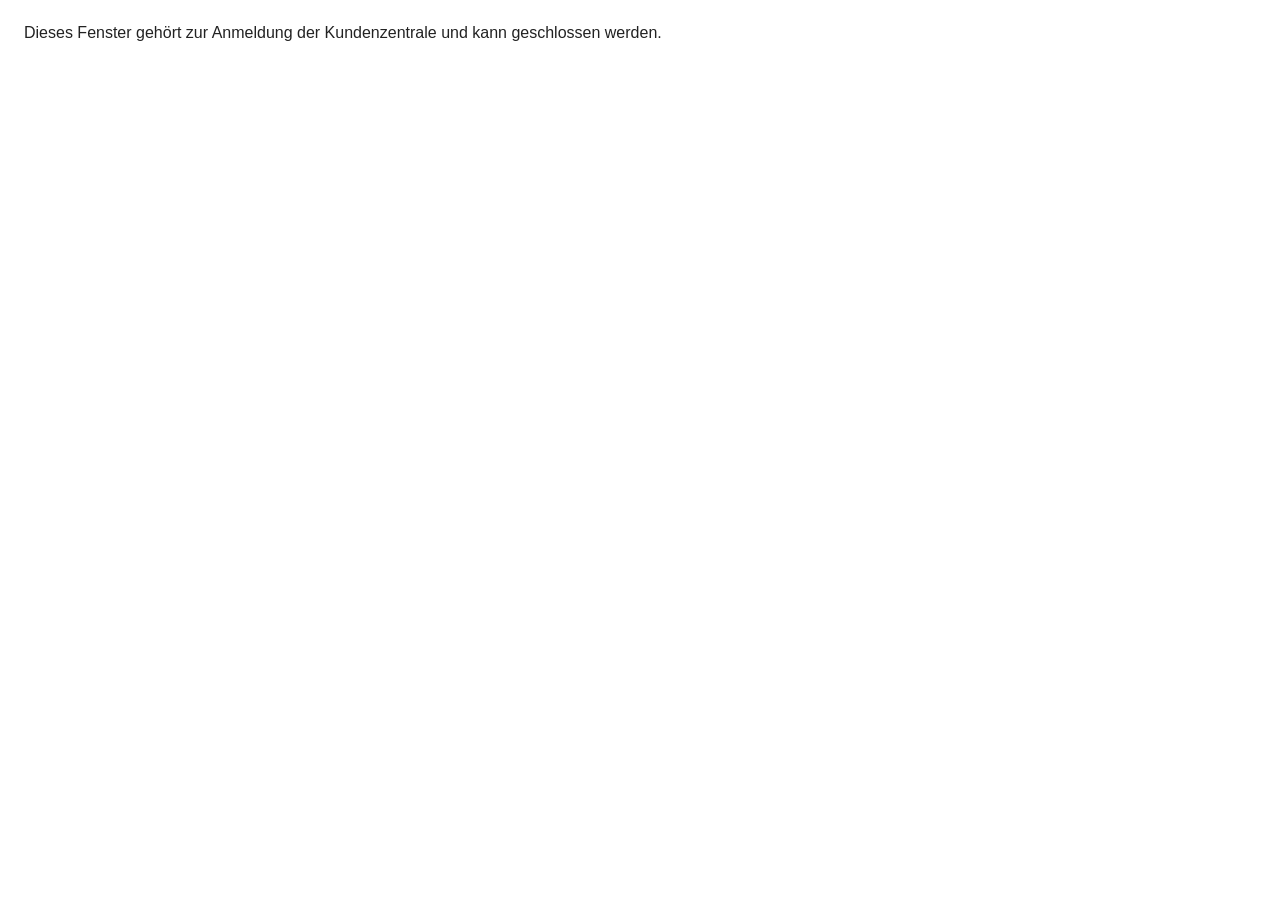
<file: src/Rausoft.Erp.Web/wwwroot/outlook-anmeldung.html>
<!DOCTYPE html>
<html lang="de">
<head>
    <meta charset="utf-8" />
    <title>Anmeldung bei Microsoft · Kundenzentrale</title>
    <meta name="referrer" content="no-referrer" />
</head>
<body style="font-family:Segoe UI,Arial,sans-serif; margin:24px; color:#222">
    <p id="text">Anmeldung wird abgeschlossen …</p>
    <script src="js/outlook-anmeldung.js"></script>
</body>
</html>
</file>
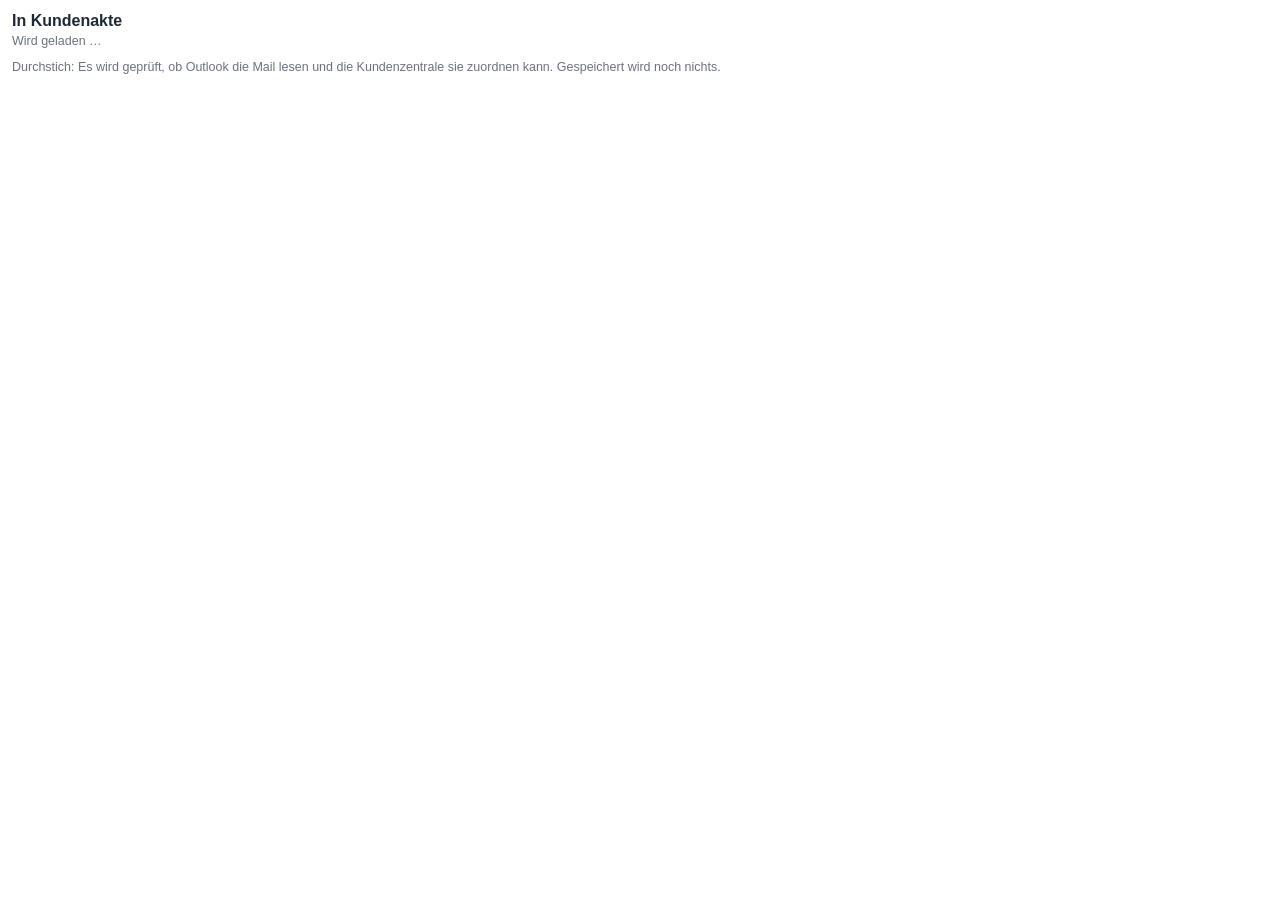
<file: src/Rausoft.Erp.Web/wwwroot/outlook-addin/aufgabenbereich.html>
<!DOCTYPE html>
<html lang="de">
<head>
    <meta charset="utf-8" />
    <meta name="viewport" content="width=device-width, initial-scale=1" />
    <title>Kundenzentrale</title>
    <style>
        body { font-family: "Segoe UI", Arial, sans-serif; font-size: 13.5px; color: #1f2933; margin: 12px; background: #fff; }
        h1 { font-size: 16px; margin: 0 0 4px; }
        .neben { color: #6b7280; font-size: 12.5px; }
        .karte { border: 1px solid #d9dee5; border-radius: 8px; padding: 10px 12px; margin-top: 10px; }
        .zeile { display: flex; gap: 8px; padding: 2px 0; }
        .zeile .l { color: #6b7280; min-width: 78px; }
        .zeile .r { overflow-wrap: anywhere; }
        .gut { color: #17693a; font-weight: 600; }
        .warn { color: #9a5b00; font-weight: 600; }
        .schlecht { color: #b42318; font-weight: 600; }
        .achtung { margin: 6px 0 2px; padding: 6px 9px; border: 1px solid #e3b866; border-radius: 6px; background: #fff6e0; color: #7a4700; font-weight: 600; overflow-wrap: anywhere; }
        a { color: #1d5fa8; }
        button { font: inherit; padding: 6px 12px; border-radius: 6px; border: 1px solid #b8c0cc; background: #f3f5f8; cursor: pointer; }
        ul { margin: 6px 0 0; padding-left: 18px; }
    </style>
    <script src="https://appsforoffice.microsoft.com/lib/1/hosted/office.js"></script>
</head>
<body>
    <h1>In Kundenakte</h1>
    <div class="neben" id="stand">Wird geladen …</div>

    <div class="karte" id="mail" hidden>
        <div class="zeile"><span class="l">Von</span><span class="r" id="von"></span></div>
        <div class="zeile"><span class="l">An</span><span class="r" id="an"></span></div>
        <div class="zeile"><span class="l">Betreff</span><span class="r" id="betreff"></span></div>
        <div class="zeile"><span class="l">Anhänge</span><span class="r" id="anhaenge"></span></div>
        <div class="zeile"><span class="l">Text</span><span class="r" id="text"></span></div>
        <div class="zeile"><span class="l">Kennung</span><span class="r neben" id="kennung"></span></div>
    </div>

    <div class="karte" id="ergebnis" hidden>
        <div id="art"></div>
        <div class="neben" id="hinweis"></div>
        <ul id="kunden"></ul>
        <div class="neben" id="wer" style="margin-top:8px"></div>
    </div>

    <div class="neben" style="margin-top:12px">
        Durchstich: Es wird geprüft, ob Outlook die Mail lesen und die Kundenzentrale sie zuordnen kann.
        Gespeichert wird noch nichts.
    </div>
    <script src="aufgabenbereich.js"></script>
</body>
</html>
</file>
